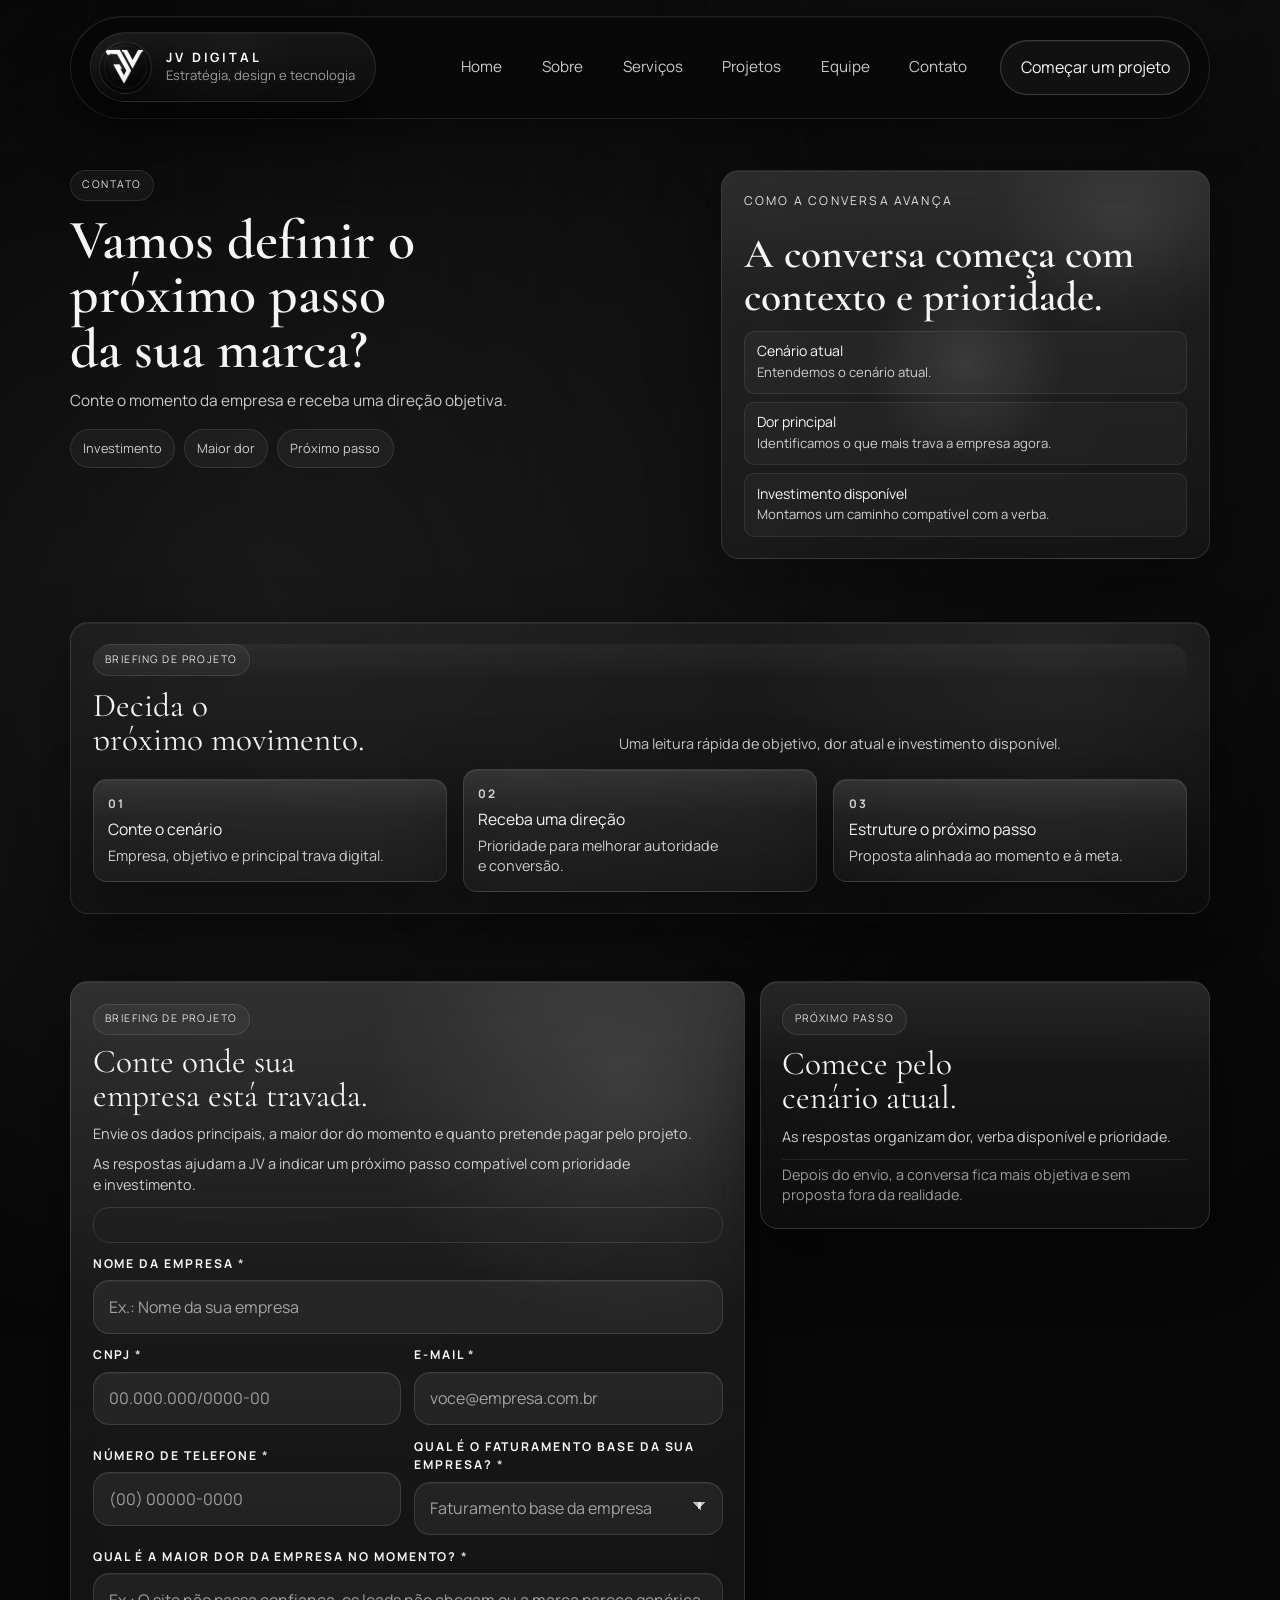
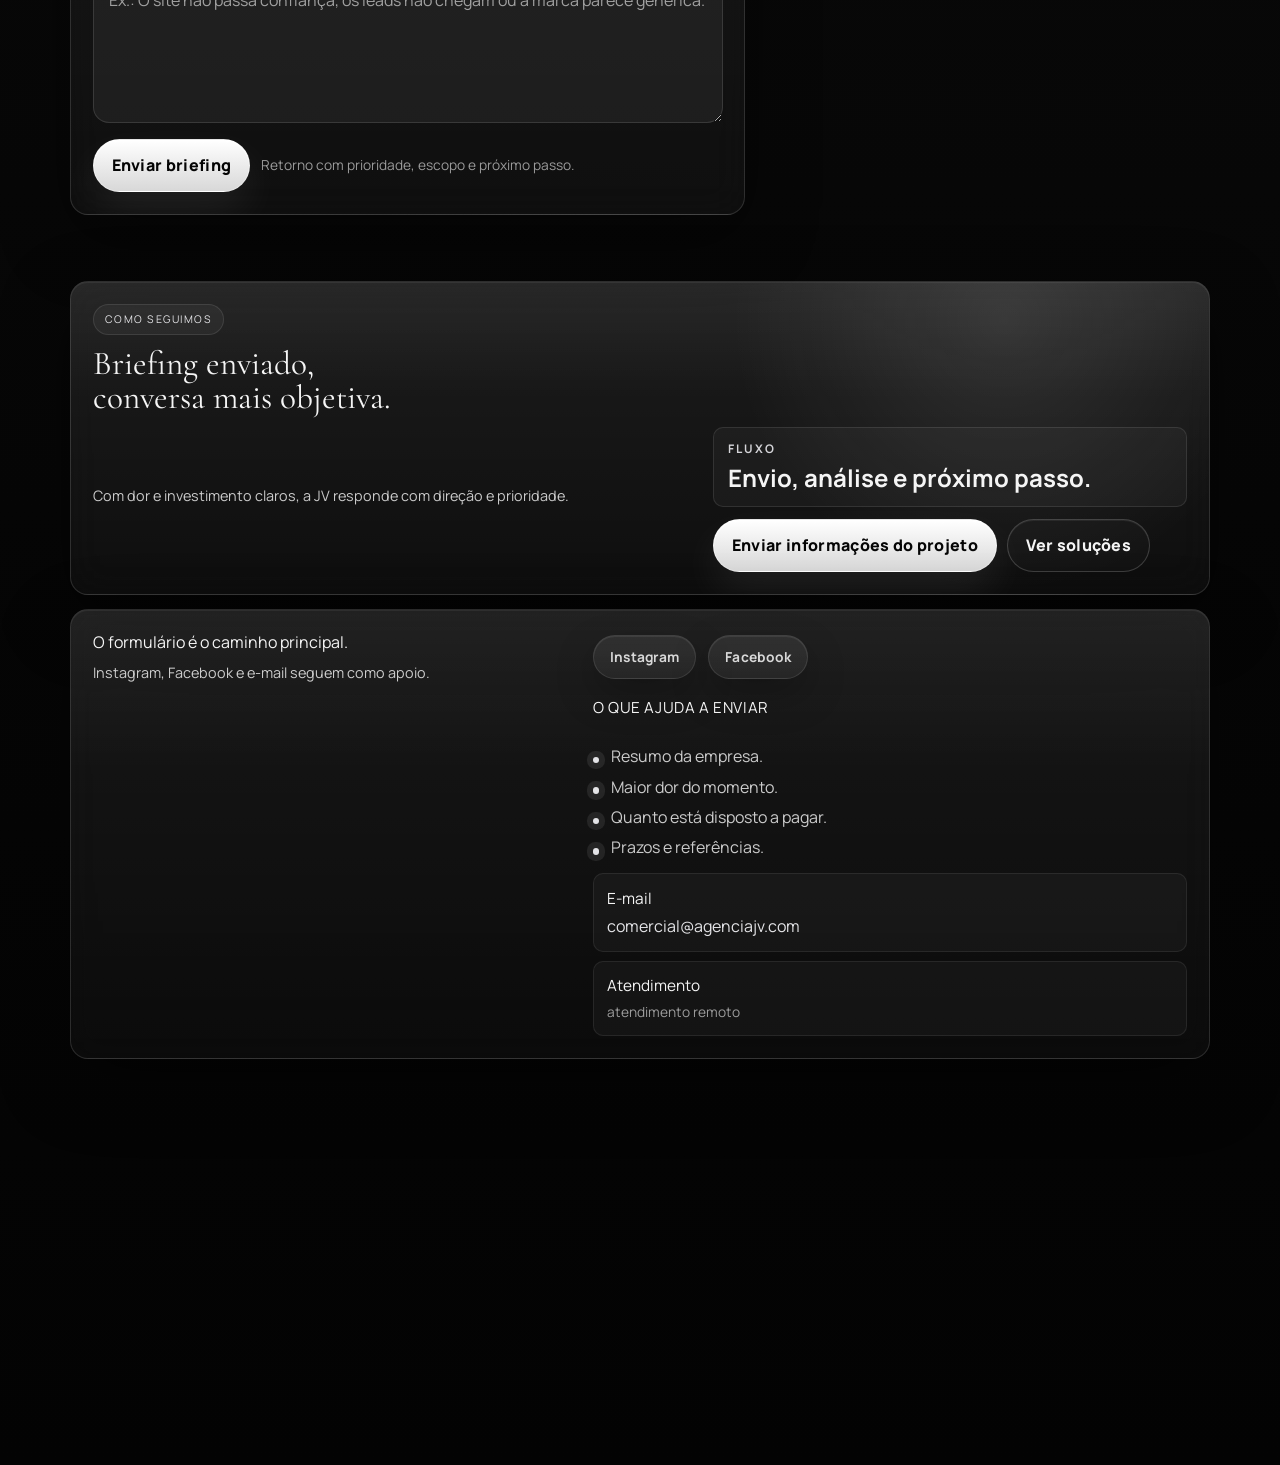
<file: contato.html>
<!DOCTYPE html>
<html lang="pt-BR">
<head>
    <!-- Google Tag Manager -->
    <script>(function(w,d,s,l,i){w[l]=w[l]||[];w[l].push({'gtm.start':
    new Date().getTime(),event:'gtm.js'});var f=d.getElementsByTagName(s)[0],
    j=d.createElement(s),dl=l!='dataLayer'?'&l='+l:'';j.async=true;j.src=
    'https://www.googletagmanager.com/gtm.js?id='+i+dl;f.parentNode.insertBefore(j,f);
    })(window,document,'script','dataLayer','GTM-TL9LX2SZ');</script>
    <!-- End Google Tag Manager -->
    <meta charset="UTF-8">
    <meta name="viewport" content="width=device-width, initial-scale=1.0">
    <title>JV Digital | Vamos conversar sobre o próximo passo da sua marca?</title>
    <meta name="description" content="Conte em que momento sua empresa está e a JV Digital indica o melhor caminho para melhorar presença digital, autoridade e geração de demanda.">
    <meta name="theme-color" content="#090806">
    <link rel="icon" href="./assets/img/favicon.svg" type="image/svg+xml">
    <link rel="preconnect" href="https://fonts.googleapis.com">
    <link rel="preconnect" href="https://fonts.gstatic.com" crossorigin>
    <link href="https://fonts.googleapis.com/css2?family=Cormorant+Garamond:wght@500;600;700&family=Manrope:wght@400;500;600;700;800&display=swap" rel="stylesheet">
    <link rel="preload" href="./assets/img/logo-jv-preloader.svg" as="image" type="image/svg+xml">
    <style>html,body{background:#000;}</style>
    <link rel="stylesheet" href="./assets/css/reset.css">
    <link rel="stylesheet" href="./assets/css/variables.css">
    <link rel="stylesheet" href="./assets/css/global.css">
    <link rel="stylesheet" href="./assets/css/animations.css">
    <link rel="stylesheet" href="./assets/css/components.css">
    <link rel="stylesheet" href="./assets/css/pages.css">
</head>
<body class="page-contact">
    <!-- Google Tag Manager (noscript) -->
    <noscript><iframe src="https://www.googletagmanager.com/ns.html?id=GTM-TL9LX2SZ"
    height="0" width="0" style="display:none;visibility:hidden"></iframe></noscript>
    <!-- End Google Tag Manager (noscript) -->
    <div id="jv-preloader" class="jv-preloader" aria-label="Carregando JV Digital">
        <div class="jv-preloader__scene">
            <div class="jv-preloader__aura" aria-hidden="true"></div>
            <img
                src="./assets/img/logo-jv-preloader.svg"
                alt="Logo JV Digital"
                class="jv-preloader__logo"
                fetchpriority="high"
                decoding="async"
            >
            <span class="jv-preloader__line" aria-hidden="true"></span>
        </div>
    </div>

    <header class="site-header">
        <div class="container">
            <div class="header-inner">
                <a class="brand-badge" href="/index.html" aria-label="JV Digital - página inicial">
                    <span class="brand-badge__media">
                        <img src="./assets/img/logo-jv-preloader.svg" alt="JV Digital" class="brand-badge__logo">
                    </span>
                    <span class="brand-badge__content">
                        <strong class="brand-badge__title">JV Digital</strong>
                        <small class="brand-badge__subtitle">Estratégia, design e tecnologia</small>
                    </span>
                </a>
                <button class="menu-toggle" id="menuToggle" type="button" aria-label="Abrir menu principal" aria-controls="mainNav" aria-expanded="false">
                    <span></span>
                    <span></span>
                    <span></span>
                </button>
                <nav class="main-nav" id="mainNav" aria-label="Principal">
                    <a href="/index.html">Home</a>
                    <a href="/sobre.html">Sobre</a>
                    <a href="/servicos.html">Serviços</a>
                    <a href="/projetos.html">Projetos</a>
                    <a href="/equipe.html">Equipe</a>
                    <a href="/contato.html" aria-current="page">Contato</a>
                </nav>
                <a href="#projeto" class="header-cta" aria-label="Ir para o formulário para começar um projeto com a JV Digital">Começar um projeto</a>
            </div>
        </div>
    </header>

    <main>
        <section class="page-hero">
            <div class="container hero-grid">
                <div class="hero-copy" data-reveal>
                    <span class="section-tag">Contato</span>
                    <h1>Vamos definir o próximo passo da sua marca?</h1>
                    <p class="lead">Conte o momento da empresa e receba uma direção objetiva.</p>
                    <ul class="meta-list">
                        <li>Investimento</li>
                        <li>Maior dor</li>
                        <li>Próximo passo</li>
                    </ul>
                </div>

                <aside class="spotlight-panel hero-panel page-panel" data-reveal data-spotlight>
                    <span class="panel-eyebrow">Como a conversa avança</span>
                    <h2>A conversa começa com contexto e prioridade.</h2>
                    <div class="page-panel__list">
                        <article class="page-panel__item">
                            <strong>Cenário atual</strong>
                            <p>Entendemos o cenário atual.</p>
                        </article>
                        <article class="page-panel__item">
                            <strong>Dor principal</strong>
                            <p>Identificamos o que mais trava a empresa agora.</p>
                        </article>
                        <article class="page-panel__item">
                            <strong>Investimento disponível</strong>
                            <p>Montamos um caminho compatível com a verba.</p>
                        </article>
                    </div>
                </aside>
            </div>
        </section>

        <section class="section section-contact-journey">
            <div class="container">
                <div class="contact-journey">
                    <article class="surface-card surface-card--strong contact-journey__intro" data-reveal data-spotlight>
                        <span class="section-tag">Briefing de projeto</span>
                        <h2>Decida o próximo movimento.</h2>
                        <p>Uma leitura rápida de objetivo, dor atual e investimento disponível.</p>
                    </article>
                    <div class="contact-journey__steps">
                        <article class="surface-card contact-step" data-reveal>
                            <span class="contact-step__index">01</span>
                            <h3>Conte o cenário</h3>
                            <p>Empresa, objetivo e principal trava digital.</p>
                        </article>
                        <article class="surface-card contact-step" data-reveal>
                            <span class="contact-step__index">02</span>
                            <h3>Receba uma direção</h3>
                            <p>Prioridade para melhorar autoridade e conversão.</p>
                        </article>
                        <article class="surface-card contact-step" data-reveal>
                            <span class="contact-step__index">03</span>
                            <h3>Estruture o próximo passo</h3>
                            <p>Proposta alinhada ao momento e à meta.</p>
                        </article>
                    </div>
                </div>
            </div>
        </section>

        <section class="section section-contact-diagnostic" id="projeto" aria-labelledby="projeto-title">
            <div class="container">
                <div class="contact-diagnostic">
                    <article class="surface-card surface-card--strong diagnostic-form-card" data-reveal data-spotlight>
                        <div class="diagnostic-form-card__header">
                            <span class="section-tag">Briefing de projeto</span>
                            <h2 id="projeto-title">Conte onde sua empresa está travada.</h2>
                            <p>Envie os dados principais, a maior dor do momento e quanto pretende pagar pelo projeto.</p>
                            <p class="form-note" id="projeto-form-help">As respostas ajudam a JV a indicar um próximo passo compatível com prioridade e investimento.</p>
                        </div>

                        <div class="form-status" id="projetoStatus" data-form-status aria-live="polite" hidden></div>

                        <form class="diagnostic-form" method="POST" action="/send-projeto.php" autocomplete="on" aria-describedby="projeto-form-help">
                            <div class="form-grid">
                                <div class="form-field form-field--full">
                                    <label class="form-label" for="company_name">Nome da empresa <span aria-hidden="true">*</span></label>
                                    <input
                                        class="form-control"
                                        id="company_name"
                                        name="company_name"
                                        type="text"
                                        maxlength="120"
                                        placeholder="Ex.: Nome da sua empresa"
                                        autocomplete="organization"
                                        required
                                    >
                                </div>

                                <div class="form-field">
                                    <label class="form-label" for="company_cnpj">CNPJ <span aria-hidden="true">*</span></label>
                                    <input
                                        class="form-control"
                                        id="company_cnpj"
                                        name="company_cnpj"
                                        type="text"
                                        inputmode="numeric"
                                        maxlength="18"
                                        placeholder="00.000.000/0000-00"
                                        autocomplete="off"
                                        required
                                    >
                                </div>

                                <div class="form-field">
                                    <label class="form-label" for="company_email">E-mail <span aria-hidden="true">*</span></label>
                                    <input
                                        class="form-control"
                                        id="company_email"
                                        name="company_email"
                                        type="email"
                                        maxlength="160"
                                        placeholder="voce@empresa.com.br"
                                        autocomplete="email"
                                        required
                                    >
                                </div>

                                <div class="form-field">
                                    <label class="form-label" for="company_phone">Número de telefone <span aria-hidden="true">*</span></label>
                                    <input
                                        class="form-control"
                                        id="company_phone"
                                        name="company_phone"
                                        type="tel"
                                        inputmode="tel"
                                        maxlength="20"
                                        placeholder="(00) 00000-0000"
                                        autocomplete="tel"
                                        required
                                    >
                                </div>

                                <div class="form-field">
                                    <label class="form-label" for="investment_budget">Qual é o faturamento base da sua empresa? <span aria-hidden="true">*</span></label>
                                    <select
                                        class="form-control form-control--select"
                                        id="investment_budget"
                                        name="investment_budget"
                                        aria-describedby="projeto-form-help"
                                        required
                                    >
                                        <option value="" selected disabled>Faturamento base da empresa </option>
                                        <option value="2_a_5_mil">De R$ 50 mil a R$ 300 mil</option>
                                        <option value="5_a_10_mil">De R$ 300 mil a R$ 500 mil</option>
                                        <option value="10_a_20_mil">De R$ 500  mil a R$ 1 Mi</option>
                                        <option value="acima_20_mil">Acima de R$ 1 Mi</option>
                                        <option value="a_definir">Prefiro definir depois</option>
                                    </select>
                                </div>

                                <div class="form-field form-field--full">
                                    <label class="form-label" for="current_pain">Qual é a maior dor da empresa no momento? <span aria-hidden="true">*</span></label>
                                    <textarea
                                        class="form-control"
                                        id="current_pain"
                                        name="current_pain"
                                        rows="5"
                                        maxlength="800"
                                        placeholder="Ex.: O site não passa confiança, os leads não chegam ou a marca parece genérica."
                                        aria-describedby="projeto-form-help"
                                        required
                                    ></textarea>
                                </div>

                                <div class="form-honeypot" aria-hidden="true">
                                    <label class="form-label" for="company_site">Website</label>
                                    <input
                                        class="form-control"
                                        id="company_site"
                                        name="company_site"
                                        type="text"
                                        maxlength="120"
                                        tabindex="-1"
                                        autocomplete="off"
                                    >
                                </div>
                            </div>

                            <div class="diagnostic-form__footer">
                                <button class="btn btn-primary" type="submit" data-submit-label="Enviar briefing" data-loading-label="Enviando briefing...">Enviar briefing</button>
                                <span class="diagnostic-form__hint" aria-hidden="true">Retorno com prioridade, escopo e próximo passo.</span>
                            </div>
                        </form>
                    </article>

                    <aside class="surface-card diagnostic-support" data-reveal>
                        <span class="section-tag">Próximo passo</span>
                        <h2>Comece pelo cenário atual.</h2>
                        <p>As respostas organizam dor, verba disponível e prioridade.</p>
                        <p class="small-note diagnostic-support__note">Depois do envio, a conversa fica mais objetiva e sem proposta fora da realidade.</p>
                    </aside>
                </div>
            </div>
        </section>

        <section class="section section-contact-conversion">
            <div class="container">
                <div class="contact-conversion">
                    <article class="surface-card surface-card--strong contact-primary" data-reveal data-spotlight>
                        <span class="section-tag">Como seguimos</span>
                        <h2>Briefing enviado, conversa mais objetiva.</h2>
                        <p>Com dor e investimento claros, a JV responde com direção e prioridade.</p>
                        <div class="contact-primary__channel">
                            <span class="contact-primary__label">Fluxo</span>
                            <span class="contact-primary__number">Envio, análise e próximo passo.</span>
                        </div>
                        <div class="hero-actions">
                            <a href="#projeto" class="btn btn-primary">Enviar informações do projeto</a>
                            <a href="/servicos.html" class="btn btn-secondary">Ver soluções</a>
                        </div>
                    </article>

                    <aside class="surface-card contact-brief" data-reveal>
                        <div class="contact-brief__intro">
                            <strong>O formulário é o caminho principal.</strong>
                            <p>Instagram, Facebook e e-mail seguem como apoio.</p>
                        </div>
                        <div class="social-links social-links--contact" aria-label="Canais de contato e redes sociais da JV Digital">
                            <a class="social-link" href="https://www.instagram.com/agenciajv.com.br/" target="_blank" rel="noopener noreferrer" aria-label="Abrir Instagram da JV Digital">Instagram</a>
                            <a class="social-link" href="https://www.facebook.com/profile.php?id=61589395239649" target="_blank" rel="noopener noreferrer" aria-label="Abrir Facebook da JV Digital">Facebook</a>
                        </div>
                        <strong>O que ajuda a enviar</strong>
                        <ul class="check-list">
                            <li>Resumo da empresa.</li>
                            <li>Maior dor do momento.</li>
                            <li>Quanto está disposto a pagar.</li>
                            <li>Prazos e referências.</li>
                        </ul>
                        <div class="contact-direct">
                            <article class="contact-direct__item">
                                <strong>E-mail</strong>
                                <a href="mailto:comercial@agenciajv.com">comercial@agenciajv.com</a>
                            </article>
                            <article class="contact-direct__item">
                                <strong>Atendimento</strong>
                                <span class="small-note">atendimento remoto</span>
                            </article>
                        </div>
                    </aside>
                </div>
            </div>
        </section>
    </main>

    <footer class="site-footer">
        <div class="container">
            <div class="footer-grid" data-reveal>
                <div class="footer-brand">
                    <img src="./assets/img/logo1.png" alt="JV Digital" class="footer-logo">
                    <p>Sites, estratégia e tecnologia para marcas que precisam vender com mais autoridade.</p>
                    <span class="footer-note">Projetos de posicionamento, sites, landing pages e geração de demanda.</span>
                </div>
                <div class="footer-column">
                    <span class="footer-title">Mapa</span>
                    <a href="/index.html">Home</a>
                    <a href="/sobre.html">Sobre a JV</a>
                    <a href="/servicos.html">Serviços</a>
                    <a href="/projetos.html">Projetos</a>
                    <a href="/equipe.html">Equipe</a>
                </div>
                <div class="footer-column">
                    <span class="footer-title">Contato</span>
                    <a href="mailto:comercial@agenciajv.com">comercial@agenciajv.com</a>
                    <a href="/contato.html#projeto">Começar um projeto</a>
                    <div class="social-links social-links--footer" aria-label="Redes sociais da JV Digital">
                        <a class="social-link" href="https://www.instagram.com/agenciajv.com.br/" target="_blank" rel="noopener noreferrer" aria-label="Abrir Instagram da JV Digital">Instagram</a>
                        <a class="social-link" href="https://www.facebook.com/profile.php?id=61589395239649" target="_blank" rel="noopener noreferrer" aria-label="Abrir Facebook da JV Digital">Facebook</a>
                    </div>
                    <span class="footer-meta">atendimento remoto</span>
                </div>
            </div>
        </div>
    </footer>

    <script src="./assets/js/main.js?v=20260602b"></script>
    <script src="./assets/js/menu.js"></script>
    <script src="./assets/js/animations.js"></script>
    <script src="./assets/js/scroll-effects.js"></script>
</body>
</html>
</file>
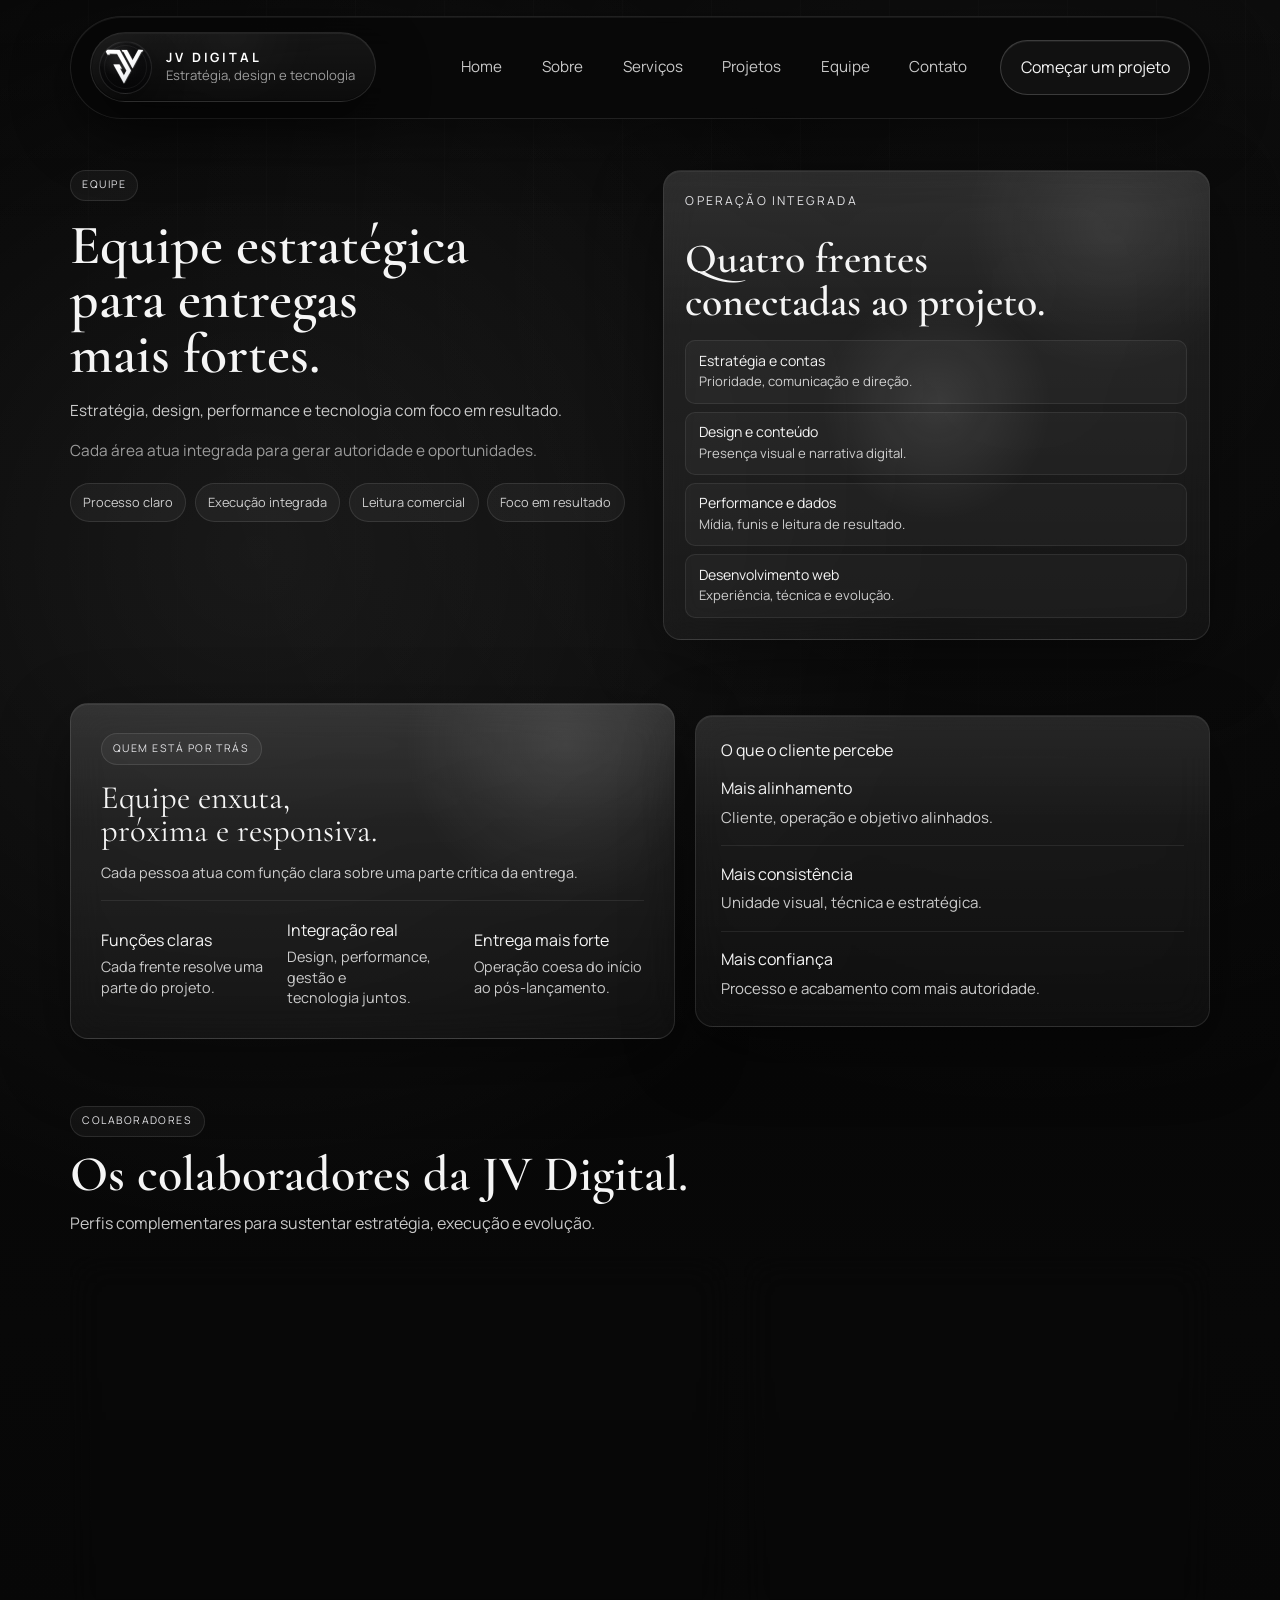
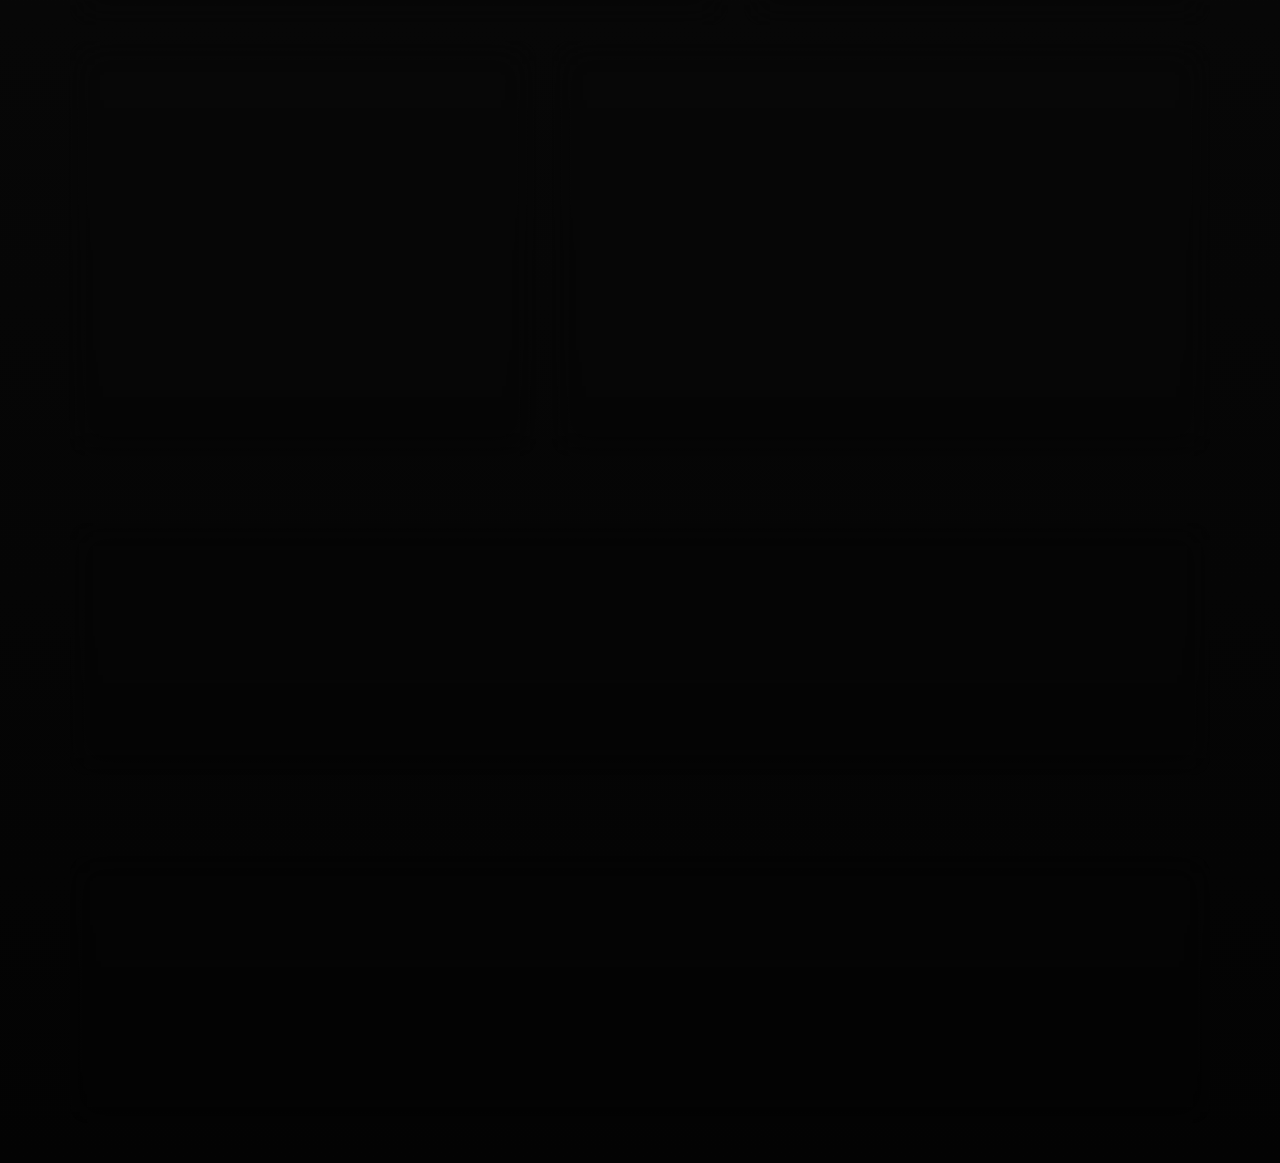
<file: equipe.html>
<!DOCTYPE html>
<html lang="pt-BR">
<head>
    <!-- Google Tag Manager -->
    <script>(function(w,d,s,l,i){w[l]=w[l]||[];w[l].push({'gtm.start':
    new Date().getTime(),event:'gtm.js'});var f=d.getElementsByTagName(s)[0],
    j=d.createElement(s),dl=l!='dataLayer'?'&l='+l:'';j.async=true;j.src=
    'https://www.googletagmanager.com/gtm.js?id='+i+dl;f.parentNode.insertBefore(j,f);
    })(window,document,'script','dataLayer','GTM-TL9LX2SZ');</script>
    <!-- End Google Tag Manager -->
    <meta charset="UTF-8">
    <meta name="viewport" content="width=device-width, initial-scale=1.0">
    <title>JV Digital | Pessoas estratégicas por trás de entregas mais fortes</title>
    <meta name="description" content="A JV Digital une estratégia, design, performance e tecnologia para conduzir projetos digitais com clareza, processo e foco em resultado.">
    <meta name="theme-color" content="#090806">
    <link rel="icon" href="./assets/img/favicon.svg" type="image/svg+xml">
    <link rel="preconnect" href="https://fonts.googleapis.com">
    <link rel="preconnect" href="https://fonts.gstatic.com" crossorigin>
    <link href="https://fonts.googleapis.com/css2?family=Cormorant+Garamond:wght@500;600;700&family=Manrope:wght@400;500;600;700;800&display=swap" rel="stylesheet">
    <link rel="preload" href="./assets/img/logo-jv-preloader.svg" as="image" type="image/svg+xml">
    <style>html,body{background:#000;}</style>
    <link rel="stylesheet" href="./assets/css/reset.css">
    <link rel="stylesheet" href="./assets/css/variables.css">
    <link rel="stylesheet" href="./assets/css/global.css">
    <link rel="stylesheet" href="./assets/css/animations.css">
    <link rel="stylesheet" href="./assets/css/components.css">
    <link rel="stylesheet" href="./assets/css/pages.css">
</head>
<body class="page-team">
    <!-- Google Tag Manager (noscript) -->
    <noscript><iframe src="https://www.googletagmanager.com/ns.html?id=GTM-TL9LX2SZ"
    height="0" width="0" style="display:none;visibility:hidden"></iframe></noscript>
    <!-- End Google Tag Manager (noscript) -->
    <div id="jv-preloader" class="jv-preloader" aria-label="Carregando JV Digital">
        <div class="jv-preloader__scene">
            <div class="jv-preloader__aura" aria-hidden="true"></div>
            <img
                src="./assets/img/logo-jv-preloader.svg"
                alt="Logo JV Digital"
                class="jv-preloader__logo"
                fetchpriority="high"
                decoding="async"
            >
            <span class="jv-preloader__line" aria-hidden="true"></span>
        </div>
    </div>

    <header class="site-header">
        <div class="container">
            <div class="header-inner">
                <a class="brand-badge" href="/index.html" aria-label="JV Digital - página inicial">
                    <span class="brand-badge__media">
                        <img src="./assets/img/logo-jv-preloader.svg" alt="JV Digital" class="brand-badge__logo">
                    </span>
                    <span class="brand-badge__content">
                        <strong class="brand-badge__title">JV Digital</strong>
                        <small class="brand-badge__subtitle">Estratégia, design e tecnologia</small>
                    </span>
                </a>
                <button class="menu-toggle" id="menuToggle" type="button" aria-label="Abrir menu principal" aria-controls="mainNav" aria-expanded="false">
                    <span></span>
                    <span></span>
                    <span></span>
                </button>
                <nav class="main-nav" id="mainNav" aria-label="Principal">
                    <a href="/index.html">Home</a>
                    <a href="/sobre.html">Sobre</a>
                    <a href="/servicos.html">Serviços</a>
                    <a href="/projetos.html">Projetos</a>
                    <a href="/equipe.html" aria-current="page">Equipe</a>
                    <a href="/contato.html">Contato</a>
                </nav>
                <a href="/contato.html#projeto" class="header-cta" aria-label="Ir para o formulário para começar um projeto com a JV Digital">Começar um projeto</a>
            </div>
        </div>
    </header>

    <main>
        <section class="page-hero">
            <div class="container hero-grid">
                <div class="hero-copy" data-reveal>
                    <span class="section-tag">Equipe</span>
                    <h1>Equipe estratégica para entregas mais fortes.</h1>
                    <p class="lead">Estratégia, design, performance e tecnologia com foco em resultado.</p>
                    <p class="hero-support">Cada área atua integrada para gerar autoridade e oportunidades.</p>
                    <ul class="meta-list">
                        <li>Processo claro</li>
                        <li>Execução integrada</li>
                        <li>Leitura comercial</li>
                        <li>Foco em resultado</li>
                    </ul>
                </div>

                <aside class="spotlight-panel hero-panel page-panel team-hero-panel" data-reveal data-spotlight>
                    <span class="panel-eyebrow">Operação integrada</span>
                    <h2>Quatro frentes conectadas ao projeto.</h2>
                    <div class="page-panel__list">
                        <article class="page-panel__item">
                            <strong>Estratégia e contas</strong>
                            <p>Prioridade, comunicação e direção.</p>
                        </article>
                        <article class="page-panel__item">
                            <strong>Design e conteúdo</strong>
                            <p>Presença visual e narrativa digital.</p>
                        </article>
                        <article class="page-panel__item">
                            <strong>Performance e dados</strong>
                            <p>Mídia, funis e leitura de resultado.</p>
                        </article>
                        <article class="page-panel__item">
                            <strong>Desenvolvimento web</strong>
                            <p>Experiência, técnica e evolução.</p>
                        </article>
                    </div>
                </aside>
            </div>
        </section>

        <section class="section section-team-overview" aria-labelledby="team-overview-title">
            <div class="container">
                <div class="team-overview">
                    <article class="surface-card surface-card--strong team-intro" data-reveal data-spotlight>
                        <span class="section-tag">Quem está por trás</span>
                        <h2 id="team-overview-title">Equipe enxuta, próxima e responsiva.</h2>
                        <p>Cada pessoa atua com função clara sobre uma parte crítica da entrega.</p>
                        <div class="team-intro__points">
                            <article>
                                <strong>Funções claras</strong>
                                <p>Cada frente resolve uma parte do projeto.</p>
                            </article>
                            <article>
                                <strong>Integração real</strong>
                                <p>Design, performance, gestão e tecnologia juntos.</p>
                            </article>
                            <article>
                                <strong>Entrega mais forte</strong>
                                <p>Operação coesa do início ao pós-lançamento.</p>
                            </article>
                        </div>
                    </article>

                    <aside class="surface-card team-proof" data-reveal>
                        <strong>O que o cliente percebe</strong>
                        <ul class="team-proof__list">
                            <li class="team-proof__item">
                                <strong>Mais alinhamento</strong>
                                <p>Cliente, operação e objetivo alinhados.</p>
                            </li>
                            <li class="team-proof__item">
                                <strong>Mais consistência</strong>
                                <p>Unidade visual, técnica e estratégica.</p>
                            </li>
                            <li class="team-proof__item">
                                <strong>Mais confiança</strong>
                                <p>Processo e acabamento com mais autoridade.</p>
                            </li>
                        </ul>
                    </aside>
                </div>
            </div>
        </section>

        <section class="section section-team-members" aria-labelledby="team-members-title">
            <div class="container">
                <div class="section-heading team-heading" data-reveal>
                    <span class="section-tag">Colaboradores</span>
                    <h2 id="team-members-title">Os colaboradores da JV Digital.</h2>
                    <p>Perfis complementares para sustentar estratégia, execução e evolução.</p>
                </div>
                <div class="team-grid">
                    <article class="surface-card surface-card--strong team-card team-card--lead" data-reveal aria-labelledby="team-member-gabriel">
                        <div class="team-card__top">
                            <div class="team-card__identity">
                                <div class="team-card__avatar" aria-hidden="true">GA</div>
                                <div class="team-card__heading">
                                    <p class="team-card__role">Designer, vídeo e social media</p>
                                    <h3 class="team-card__name" id="team-member-gabriel">Gabriel Araújo</h3>
                                </div>
                            </div>
                            <span class="team-card__index" aria-hidden="true">01</span>
                        </div>
                        <p class="team-card__description">Cria conteúdos visuais, vídeos e identidades digitais para redes.</p>
                        <ul class="team-card__tags" aria-label="Especialidades de Gabriel Araújo">
                            <li>Design digital</li>
                            <li>Social media</li>
                            <li>Edição de vídeo</li>
                            <li>Identidade visual</li>
                            <li>Conteúdo estratégico</li>
                        </ul>
                        <div class="team-card__actions">
                            <details class="team-card__details">
                                <summary>Ver especialidades</summary>
                                <div class="team-card__details-body">
                                    <ul class="team-card__details-list">
                                        <li>Cria conteúdo visual para redes e campanhas.</li>
                                        <li>Edita vídeos para diferentes formatos.</li>
                                        <li>Desenvolve identidades digitais consistentes.</li>
                                    </ul>
                                </div>
                            </details>
                            <a class="team-card__link" href="https://www.behance.net/GabrielAraujoLopes" target="_blank" rel="noopener noreferrer" aria-label="Ver portfólio de Gabriel Araújo no Behance, abre em nova aba">Ver portfólio</a>
                        </div>
                    </article>

                    <article class="surface-card team-card team-card--performance" data-reveal aria-labelledby="team-member-willian">
                        <div class="team-card__top">
                            <div class="team-card__identity">
                                <div class="team-card__avatar" aria-hidden="true">WB</div>
                                <div class="team-card__heading">
                                    <p class="team-card__role">Performance, dados e automação</p>
                                    <h3 class="team-card__name" id="team-member-willian">Willian Briski</h3>
                                </div>
                            </div>
                            <span class="team-card__index" aria-hidden="true">02</span>
                        </div>
                        <p class="team-card__description">Estrutura campanhas, funis e mensuração para crescer com dados.</p>
                        <ul class="team-card__tags" aria-label="Especialidades de Willian Briski">
                            <li>Google Ads</li>
                            <li>Meta Ads</li>
                            <li>Funis de venda</li>
                            <li>GA4</li>
                            <li>GTM</li>
                            <li>Automação</li>
                        </ul>
                        <div class="team-card__actions">
                            <details class="team-card__details">
                                <summary>Conhecer atuação</summary>
                                <div class="team-card__details-body">
                                    <ul class="team-card__details-list">
                                        <li>Opera Google Ads e Meta Ads com foco em ROI.</li>
                                        <li>Estrutura funis com GTM e GA4.</li>
                                        <li>Integra campanhas, automações e sistemas.</li>
                                    </ul>
                                </div>
                            </details>
                        </div>
                    </article>

                    <article class="surface-card team-card team-card--operations" data-reveal aria-labelledby="team-member-jonatan">
                        <div class="team-card__top">
                            <div class="team-card__identity">
                                <div class="team-card__avatar" aria-hidden="true">JS</div>
                                <div class="team-card__heading">
                                    <p class="team-card__role">Estratégia, contas e gestão de projetos</p>
                                    <h3 class="team-card__name" id="team-member-jonatan">Jonatan Dos Santos</h3>
                                </div>
                            </div>
                            <span class="team-card__index" aria-hidden="true">03</span>
                        </div>
                        <p class="team-card__description">Conecta cliente, operação e estratégia com objetivos de negócio.</p>
                        <ul class="team-card__tags" aria-label="Especialidades de Jonatan Dos Santos">
                            <li>Account Manager</li>
                            <li>Planejamento</li>
                            <li>Estratégia</li>
                            <li>Gestão de projetos</li>
                            <li>Métricas</li>
                            <li>Relacionamento</li>
                        </ul>
                        <div class="team-card__actions">
                            <details class="team-card__details">
                                <summary>Ver especialidades</summary>
                                <div class="team-card__details-body">
                                    <ul class="team-card__details-list">
                                        <li>Alinha cliente, operação e objetivos.</li>
                                        <li>Conduz processos e acompanhamento de entregas.</li>
                                        <li>Acompanha métricas, campanhas e retenção.</li>
                                    </ul>
                                </div>
                            </details>
                        </div>
                    </article>

                    <article class="surface-card surface-card--strong team-card team-card--builder" data-reveal aria-labelledby="team-member-maicon">
                        <div class="team-card__top">
                            <div class="team-card__identity">
                                <div class="team-card__avatar" aria-hidden="true">MD</div>
                                <div class="team-card__heading">
                                    <p class="team-card__role">Desenvolvimento web e sistemas</p>
                                    <h3 class="team-card__name" id="team-member-maicon">Maicon Dolglas</h3>
                                </div>
                            </div>
                            <span class="team-card__index" aria-hidden="true">04</span>
                        </div>
                        <p class="team-card__description">Desenvolve interfaces, sistemas e soluções web responsivas.</p>
                        <ul class="team-card__tags" aria-label="Especialidades de Maicon Dolglas">
                            <li>HTML</li>
                            <li>CSS</li>
                            <li>JavaScript</li>
                            <li>Python</li>
                            <li>Flask</li>
                            <li>PostgreSQL</li>
                        </ul>
                        <div class="team-card__actions">
                            <details class="team-card__details">
                                <summary>Conhecer atuação</summary>
                                <div class="team-card__details-body">
                                    <ul class="team-card__details-list">
                                        <li>Desenvolve interfaces e sistemas web.</li>
                                        <li>Conecta front-end e back-end com segurança.</li>
                                        <li>Constrói soluções com foco em uso real.</li>
                                    </ul>
                                </div>
                            </details>
                            <a class="team-card__link" href="https://maicon-oliveira-dev.github.io/MD_DEV/" target="_blank" rel="noopener noreferrer" aria-label="Ver portfólio de Maicon Dolglas, abre em nova aba">Ver portfólio</a>
                        </div>
                    </article>
                </div>
            </div>
        </section>

        <section class="section">
            <div class="container">
                <div class="cta-panel cta-panel--page" data-reveal data-spotlight>
                    <div class="cta-panel__content">
                        <span class="section-tag">Parceria</span>
                        <h2>Quer conduzir o próximo projeto com a JV?</h2>
                        <p>Relacionamento, criação, performance e tecnologia na mesma direção.</p>
                    </div>
                    <div class="cta-panel__conversion">
                        <a href="/contato.html#projeto" class="btn btn-primary" aria-label="Ir para o formulário de projeto da JV Digital">Falar sobre um projeto</a>
                        <p class="small-note">Conversa inicial para entender demanda e formato de parceria.</p>
                    </div>
                </div>
            </div>
        </section>
    </main>

    <footer class="site-footer">
        <div class="container">
            <div class="footer-grid" data-reveal>
                <div class="footer-brand">
                    <img src="./assets/img/logo1.png" alt="JV Digital" class="footer-logo">
                    <p>Sites, estratégia e tecnologia para marcas que precisam vender com mais clareza e autoridade.</p>
                    <span class="footer-note">Projetos de posicionamento, sites, landing pages e geração de demanda.</span>
                </div>
                <div class="footer-column">
                    <span class="footer-title">Mapa</span>
                    <a href="/index.html">Home</a>
                    <a href="/sobre.html">Sobre a JV</a>
                    <a href="/servicos.html">Serviços</a>
                    <a href="/projetos.html">Projetos</a>
                </div>
                <div class="footer-column">
                    <span class="footer-title">Contato</span>
                    <a href="mailto:comercial@agenciajv.com">comercial@agenciajv.com</a>
                    <a href="/contato.html#projeto">Começar um projeto</a>
                    <div class="social-links social-links--footer" aria-label="Redes sociais da JV Digital">
                        <a class="social-link" href="https://www.instagram.com/agenciajv.com.br/" target="_blank" rel="noopener noreferrer" aria-label="Abrir Instagram da JV Digital">Instagram</a>
                        <a class="social-link" href="https://www.facebook.com/profile.php?id=61589395239649" target="_blank" rel="noopener noreferrer" aria-label="Abrir Facebook da JV Digital">Facebook</a>
                    </div>
                    <span class="footer-meta">atendimento remoto</span>
                </div>
            </div>
        </div>
    </footer>

    <script src="./assets/js/main.js?v=20260602b"></script>
    <script src="./assets/js/menu.js"></script>
    <script src="./assets/js/animations.js"></script>
    <script src="./assets/js/scroll-effects.js"></script>
</body>
</html>
</file>
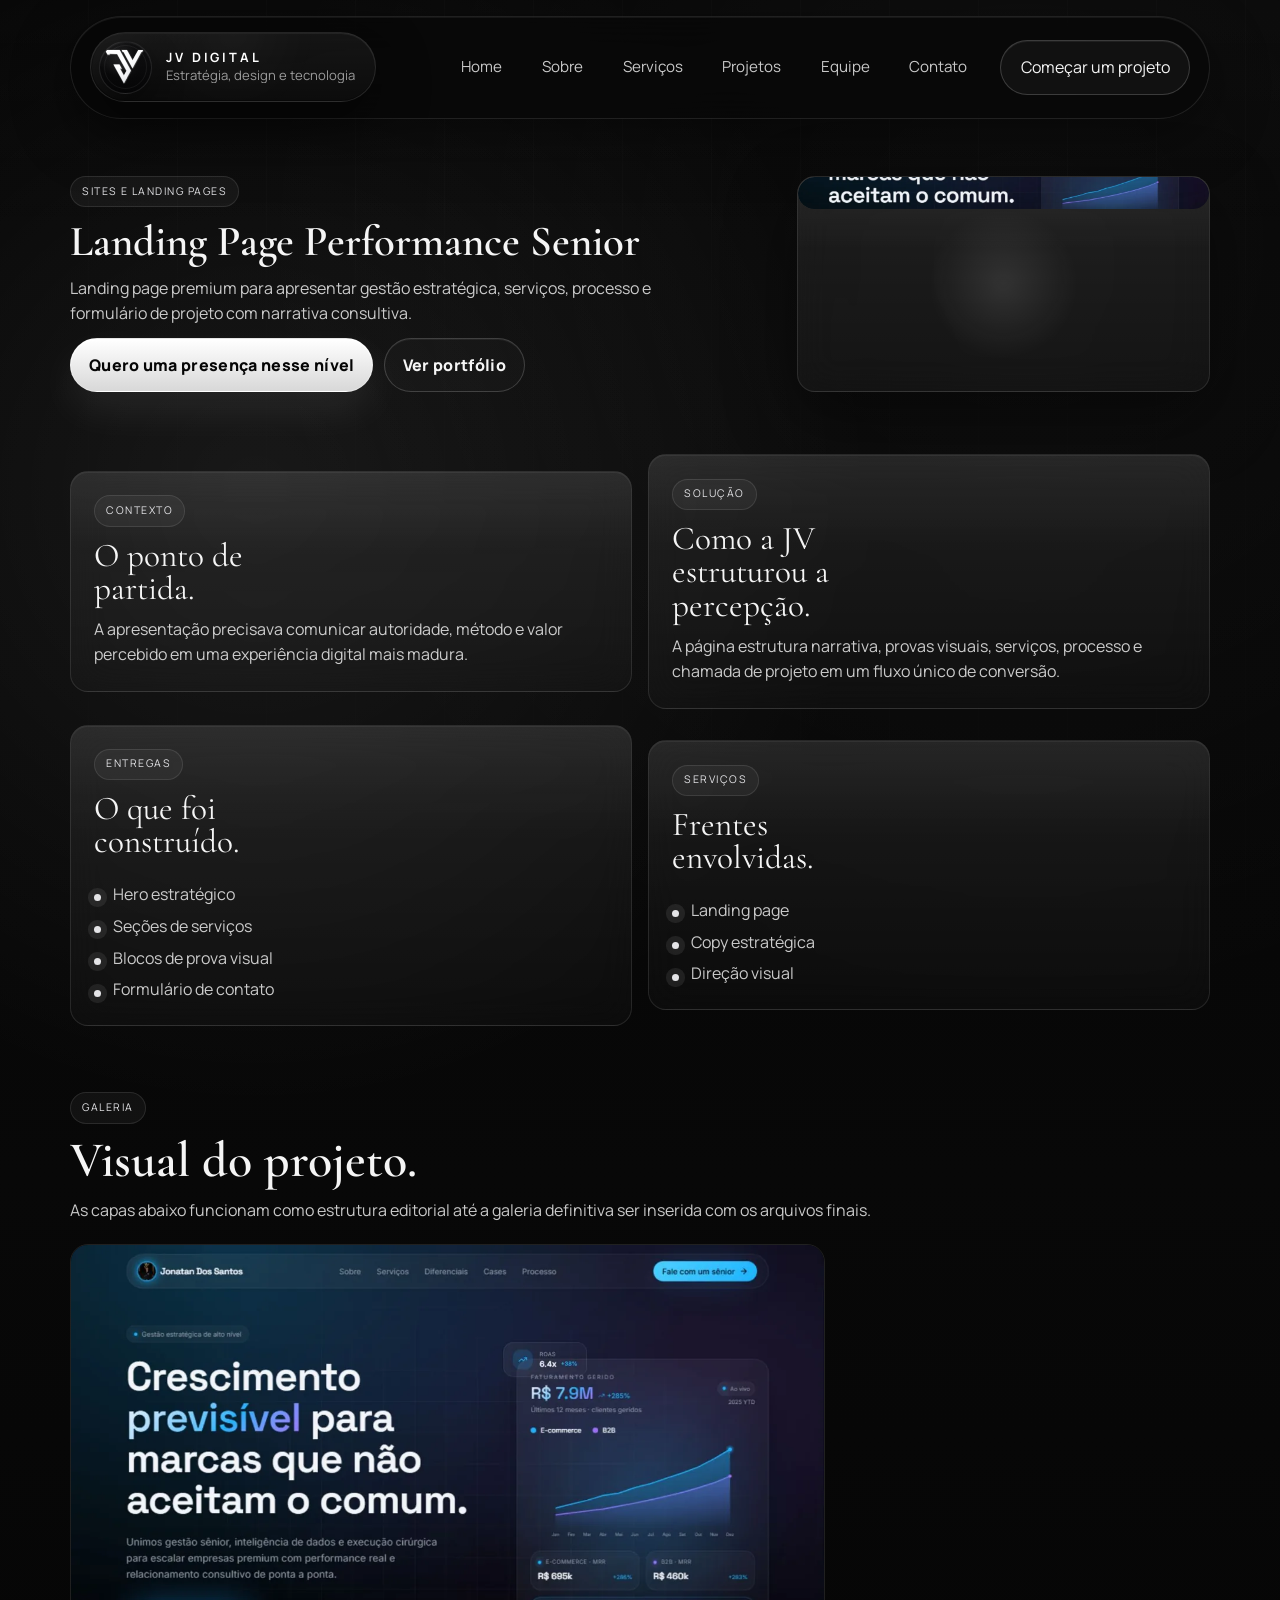
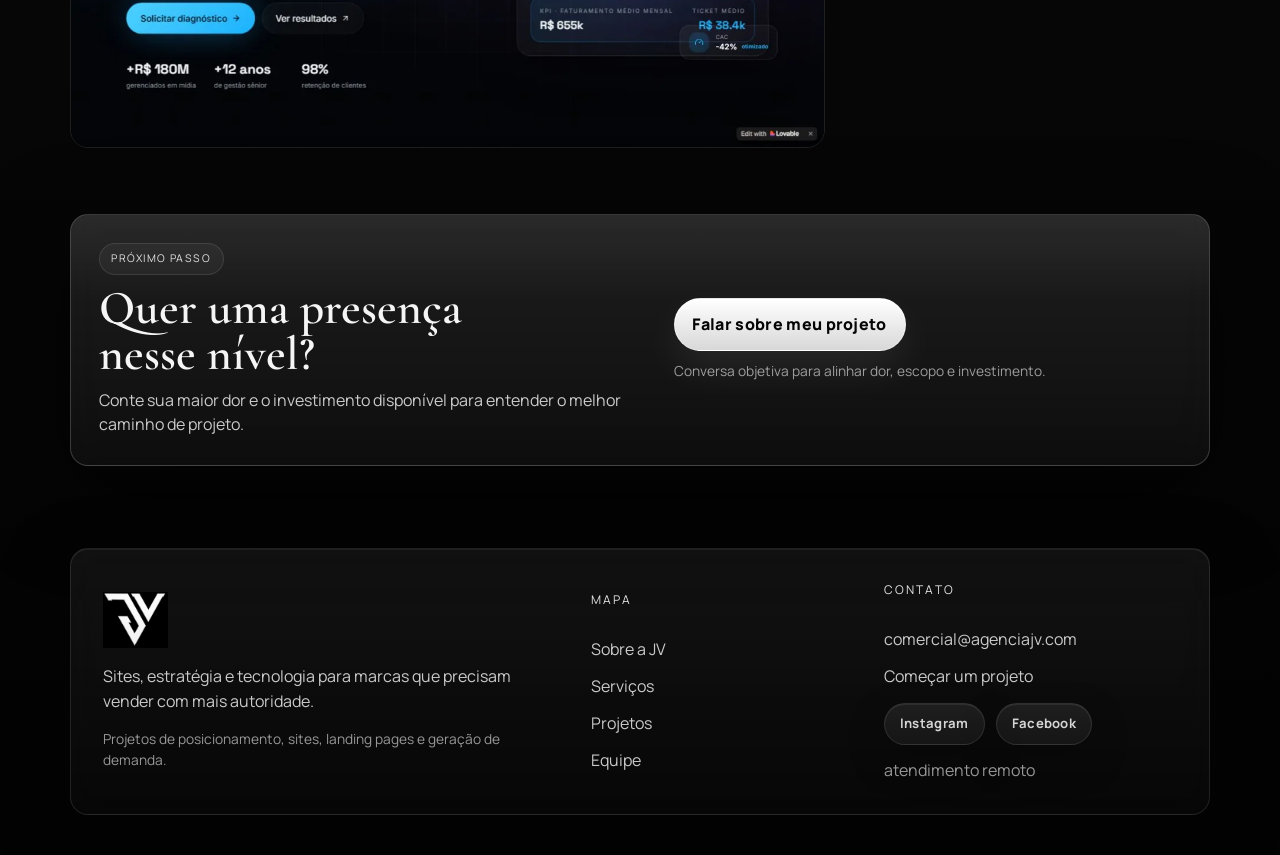
<file: projeto.html>
<!DOCTYPE html>
<html lang="pt-BR">
<head>
    <!-- Google Tag Manager -->
    <script>(function(w,d,s,l,i){w[l]=w[l]||[];w[l].push({'gtm.start':
    new Date().getTime(),event:'gtm.js'});var f=d.getElementsByTagName(s)[0],
    j=d.createElement(s),dl=l!='dataLayer'?'&l='+l:'';j.async=true;j.src=
    'https://www.googletagmanager.com/gtm.js?id='+i+dl;f.parentNode.insertBefore(j,f);
    })(window,document,'script','dataLayer','GTM-TL9LX2SZ');</script>
    <!-- End Google Tag Manager -->
    <meta charset="UTF-8">
    <meta name="viewport" content="width=device-width, initial-scale=1.0">
    <title>Projeto JV Digital | Case visual e presença digital</title>
    <meta name="description" content="Case visual da JV Digital com contexto, solução, entregas e galeria de projeto para presença digital, social media e direção visual.">
    <meta name="theme-color" content="#090806">
    <link rel="icon" href="./assets/img/favicon.svg" type="image/svg+xml">
    <link rel="preconnect" href="https://fonts.googleapis.com">
    <link rel="preconnect" href="https://fonts.gstatic.com" crossorigin>
    <link href="https://fonts.googleapis.com/css2?family=Cormorant+Garamond:wght@500;600;700&family=Manrope:wght@400;500;600;700;800&display=swap" rel="stylesheet">
    <link rel="preload" href="./assets/img/logo-jv-preloader.svg" as="image" type="image/svg+xml">
    <style>html,body{background:#000;}</style>
    <link rel="stylesheet" href="./assets/css/reset.css">
    <link rel="stylesheet" href="./assets/css/variables.css">
    <link rel="stylesheet" href="./assets/css/global.css">
    <link rel="stylesheet" href="./assets/css/animations.css">
    <link rel="stylesheet" href="./assets/css/components.css">
    <link rel="stylesheet" href="./assets/css/pages.css">
</head>
<body class="page-project-case">
    <!-- Google Tag Manager (noscript) -->
    <noscript><iframe src="https://www.googletagmanager.com/ns.html?id=GTM-TL9LX2SZ"
    height="0" width="0" style="display:none;visibility:hidden"></iframe></noscript>
    <!-- End Google Tag Manager (noscript) -->
    <div id="jv-preloader" class="jv-preloader" aria-label="Carregando JV Digital">
        <div class="jv-preloader__scene">
            <div class="jv-preloader__aura" aria-hidden="true"></div>
            <img
                src="./assets/img/logo-jv-preloader.svg"
                alt="Logo JV Digital"
                class="jv-preloader__logo"
                fetchpriority="high"
                decoding="async"
            >
            <span class="jv-preloader__line" aria-hidden="true"></span>
        </div>
    </div>

    <header class="site-header">
        <div class="container">
            <div class="header-inner">
                <a class="brand-badge" href="/index.html" aria-label="JV Digital - página inicial">
                    <span class="brand-badge__media">
                        <img src="./assets/img/logo-jv-preloader.svg" alt="JV Digital" class="brand-badge__logo">
                    </span>
                    <span class="brand-badge__content">
                        <strong class="brand-badge__title">JV Digital</strong>
                        <small class="brand-badge__subtitle">Estratégia, design e tecnologia</small>
                    </span>
                </a>
                <button class="menu-toggle" id="menuToggle" type="button" aria-label="Abrir menu principal" aria-controls="mainNav" aria-expanded="false">
                    <span></span>
                    <span></span>
                    <span></span>
                </button>
                <nav class="main-nav" id="mainNav" aria-label="Principal">
                    <a href="/index.html">Home</a>
                    <a href="/sobre.html">Sobre</a>
                    <a href="/servicos.html">Serviços</a>
                    <a href="/projetos.html" aria-current="page">Projetos</a>
                    <a href="/equipe.html">Equipe</a>
                    <a href="/contato.html">Contato</a>
                </nav>
                <a href="/contato.html#projeto" class="header-cta" aria-label="Ir para o formulário para começar um projeto com a JV Digital">Começar um projeto</a>
            </div>
        </div>
    </header>

    <main data-project-detail>
        <section class="page-hero">
            <div class="container">
                <div class="section-heading">
                    <span class="section-tag">Projeto</span>
                    <h1>Carregando projeto.</h1>
                    <p>A estrutura do case será exibida em instantes.</p>
                </div>
            </div>
        </section>
        <noscript>
            <section class="section">
                <div class="container">
                    <p class="small-note">Ative o JavaScript para visualizar este case.</p>
                </div>
            </section>
        </noscript>
    </main>

    <footer class="site-footer">
        <div class="container">
            <div class="footer-grid" data-reveal>
                <div class="footer-brand">
                    <img src="./assets/img/logo1.png" alt="JV Digital" class="footer-logo">
                    <p>Sites, estratégia e tecnologia para marcas que precisam vender com mais autoridade.</p>
                    <span class="footer-note">Projetos de posicionamento, sites, landing pages e geração de demanda.</span>
                </div>
                <div class="footer-column">
                    <span class="footer-title">Mapa</span>
                    <a href="/sobre.html">Sobre a JV</a>
                    <a href="/servicos.html">Serviços</a>
                    <a href="/projetos.html">Projetos</a>
                    <a href="/equipe.html">Equipe</a>
                </div>
                <div class="footer-column">
                    <span class="footer-title">Contato</span>
                    <a href="mailto:comercial@agenciajv.com">comercial@agenciajv.com</a>
                    <a href="/contato.html#projeto">Começar um projeto</a>
                    <div class="social-links social-links--footer" aria-label="Redes sociais da JV Digital">
                        <a class="social-link" href="https://www.instagram.com/agenciajv.com.br/" target="_blank" rel="noopener noreferrer" aria-label="Abrir Instagram da JV Digital">Instagram</a>
                        <a class="social-link" href="https://www.facebook.com/profile.php?id=61589395239649" target="_blank" rel="noopener noreferrer" aria-label="Abrir Facebook da JV Digital">Facebook</a>
                    </div>
                    <span class="footer-meta">atendimento remoto</span>
                </div>
            </div>
        </div>
    </footer>

    <script src="./assets/js/projects-data.js?v=20260524b"></script>
    <script src="./assets/js/projects.js?v=20260524b"></script>
    <script src="./assets/js/main.js?v=20260602b"></script>
    <script src="./assets/js/menu.js"></script>
    <script src="./assets/js/animations.js"></script>
    <script src="./assets/js/scroll-effects.js"></script>
</body>
</html>
</file>
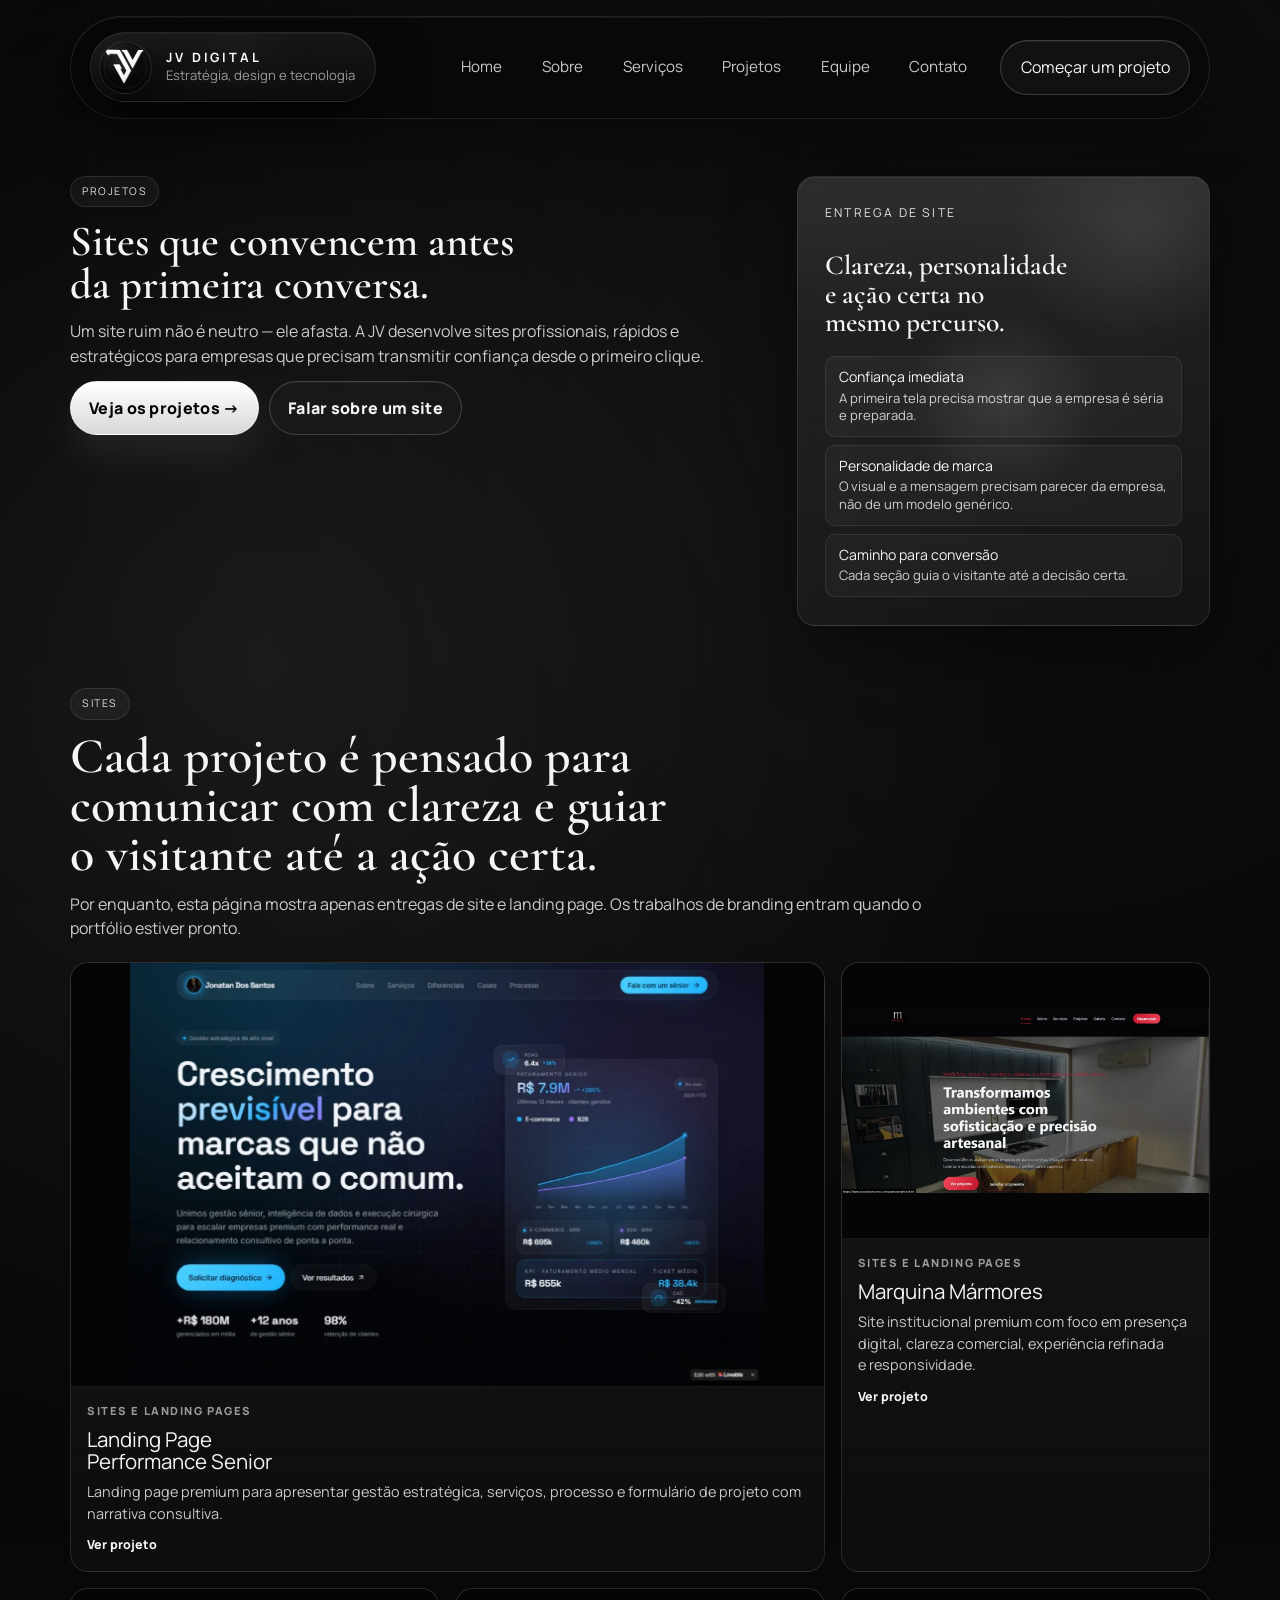
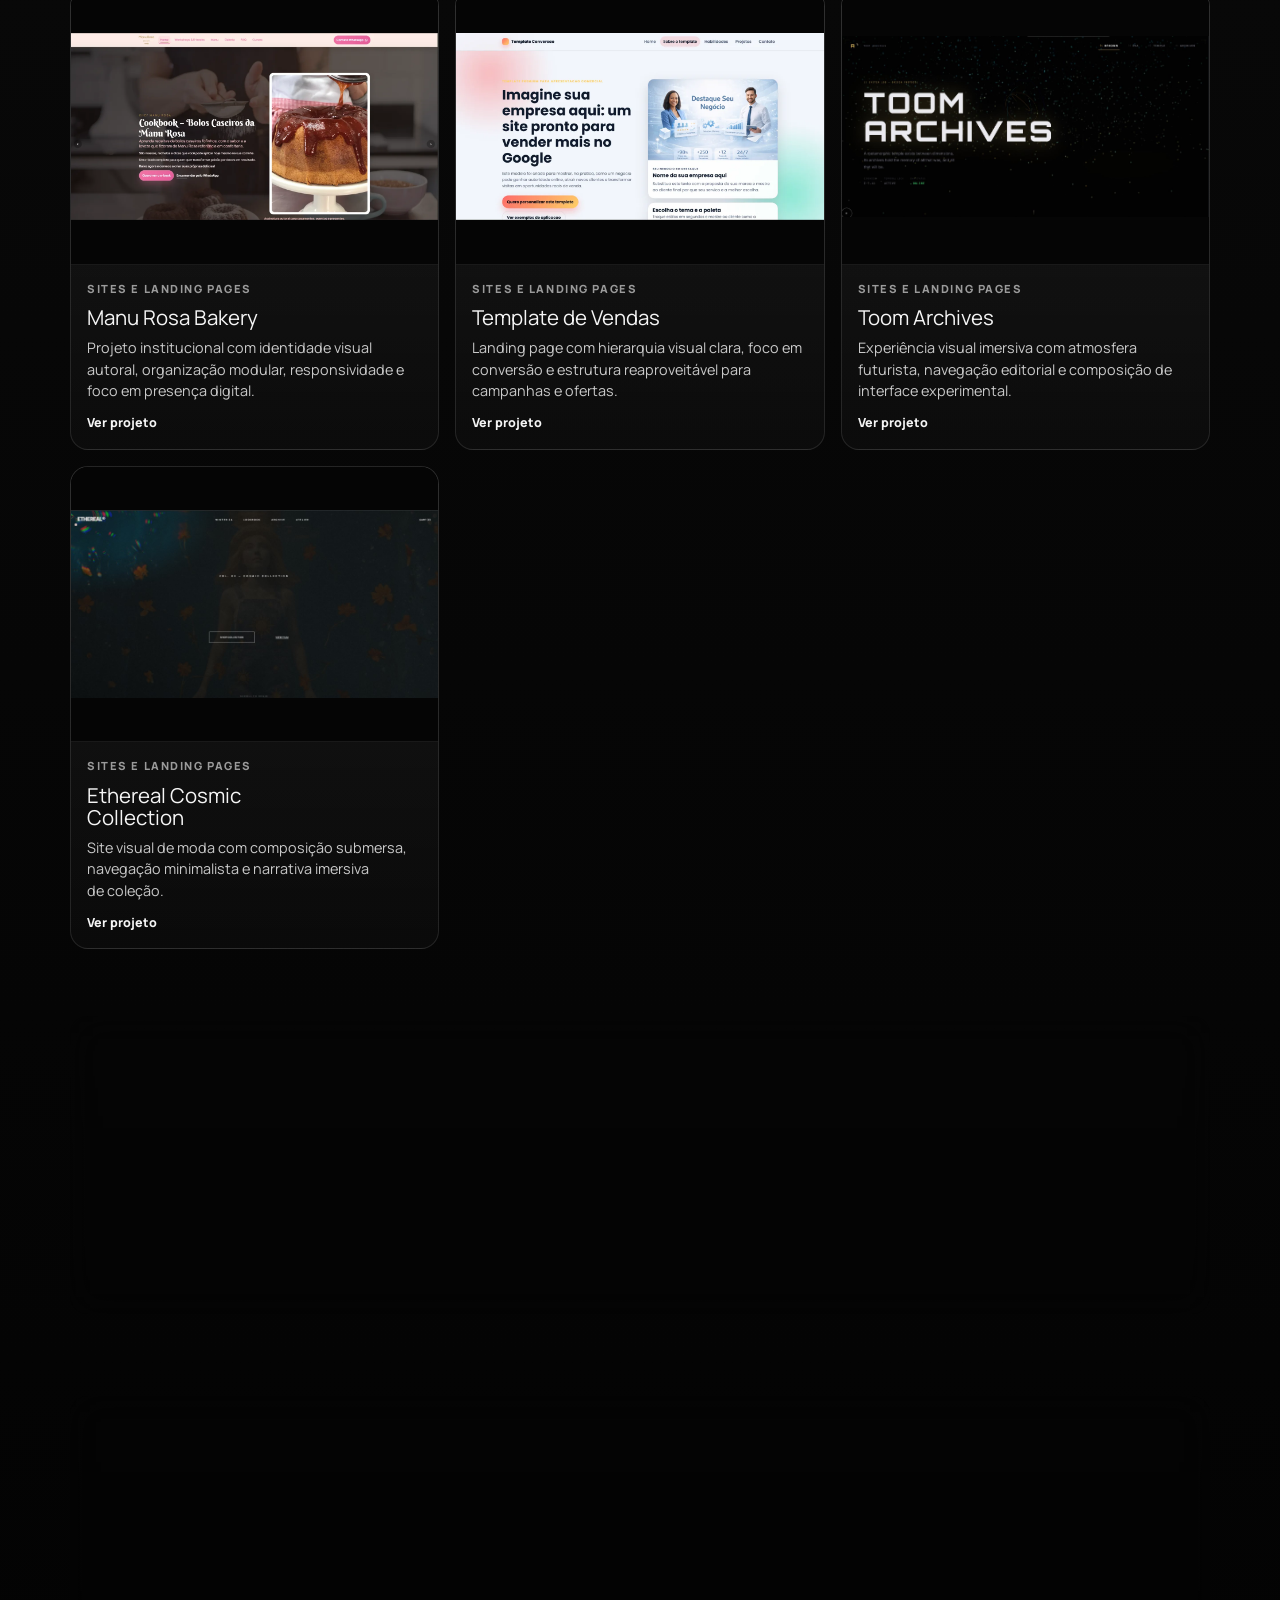
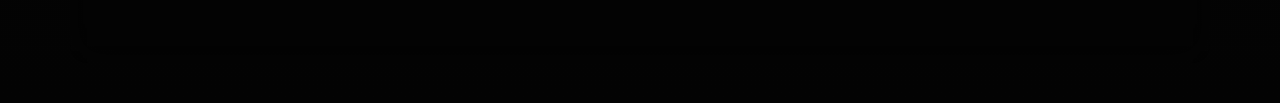
<file: projetos.html>
<!DOCTYPE html>
<html lang="pt-BR">
<head>
    <!-- Google Tag Manager -->
    <script>(function(w,d,s,l,i){w[l]=w[l]||[];w[l].push({'gtm.start':
    new Date().getTime(),event:'gtm.js'});var f=d.getElementsByTagName(s)[0],
    j=d.createElement(s),dl=l!='dataLayer'?'&l='+l:'';j.async=true;j.src=
    'https://www.googletagmanager.com/gtm.js?id='+i+dl;f.parentNode.insertBefore(j,f);
    })(window,document,'script','dataLayer','GTM-TL9LX2SZ');</script>
    <!-- End Google Tag Manager -->
    <meta charset="UTF-8">
    <meta name="viewport" content="width=device-width, initial-scale=1.0">
    <title>Projetos | Sites JV Digital</title>
    <meta name="description" content="Conheça sites e landing pages desenvolvidos pela JV Digital para transmitir confiança, clareza e personalidade desde o primeiro clique.">
    <meta name="theme-color" content="#090806">
    <link rel="icon" href="./assets/img/favicon.svg" type="image/svg+xml">
    <link rel="preconnect" href="https://fonts.googleapis.com">
    <link rel="preconnect" href="https://fonts.gstatic.com" crossorigin>
    <link href="https://fonts.googleapis.com/css2?family=Cormorant+Garamond:wght@500;600;700&family=Manrope:wght@400;500;600;700;800&display=swap" rel="stylesheet">
    <link rel="preload" href="./assets/img/logo-jv-preloader.svg" as="image" type="image/svg+xml">
    <style>html,body{background:#000;}</style>
    <link rel="stylesheet" href="./assets/css/reset.css">
    <link rel="stylesheet" href="./assets/css/variables.css">
    <link rel="stylesheet" href="./assets/css/global.css">
    <link rel="stylesheet" href="./assets/css/animations.css">
    <link rel="stylesheet" href="./assets/css/components.css">
    <link rel="stylesheet" href="./assets/css/pages.css">
</head>
<body class="page-projects">
    <!-- Google Tag Manager (noscript) -->
    <noscript><iframe src="https://www.googletagmanager.com/ns.html?id=GTM-TL9LX2SZ"
    height="0" width="0" style="display:none;visibility:hidden"></iframe></noscript>
    <!-- End Google Tag Manager (noscript) -->
    <div id="jv-preloader" class="jv-preloader" aria-label="Carregando JV Digital">
        <div class="jv-preloader__scene">
            <div class="jv-preloader__aura" aria-hidden="true"></div>
            <img
                src="./assets/img/logo-jv-preloader.svg"
                alt="Logo JV Digital"
                class="jv-preloader__logo"
                fetchpriority="high"
                decoding="async"
            >
            <span class="jv-preloader__line" aria-hidden="true"></span>
        </div>
    </div>

    <header class="site-header">
        <div class="container">
            <div class="header-inner">
                <a class="brand-badge" href="/index.html" aria-label="JV Digital - página inicial">
                    <span class="brand-badge__media">
                        <img src="./assets/img/logo-jv-preloader.svg" alt="JV Digital" class="brand-badge__logo">
                    </span>
                    <span class="brand-badge__content">
                        <strong class="brand-badge__title">JV Digital</strong>
                        <small class="brand-badge__subtitle">Estratégia, design e tecnologia</small>
                    </span>
                </a>
                <button class="menu-toggle" id="menuToggle" type="button" aria-label="Abrir menu principal" aria-controls="mainNav" aria-expanded="false">
                    <span></span>
                    <span></span>
                    <span></span>
                </button>
                <nav class="main-nav" id="mainNav" aria-label="Principal">
                    <a href="/index.html">Home</a>
                    <a href="/sobre.html">Sobre</a>
                    <a href="/servicos.html">Serviços</a>
                    <a href="/projetos.html" aria-current="page">Projetos</a>
                    <a href="/equipe.html">Equipe</a>
                    <a href="/contato.html">Contato</a>
                </nav>
                <a href="/contato.html#projeto" class="header-cta" aria-label="Ir para o formulário para começar um projeto com a JV Digital">Começar um projeto</a>
            </div>
        </div>
    </header>

    <main>
        <section class="page-hero page-hero--editorial page-projects-hero">
            <div class="container hero-grid">
                <div class="hero-copy" data-reveal>
                    <span class="section-tag">Projetos</span>
                    <h1>Sites que convencem antes da primeira conversa.</h1>
                    <p class="lead">Um site ruim não é neutro &mdash; ele afasta. A JV desenvolve sites profissionais, rápidos e estratégicos para empresas que precisam transmitir confiança desde o primeiro clique.</p>
                    <div class="hero-actions">
                        <a href="#grade-projetos" class="btn btn-primary">Veja os projetos &rarr;</a>
                        <a href="/contato.html#projeto" class="btn btn-secondary">Falar sobre um site</a>
                    </div>
                </div>

                <aside class="spotlight-panel hero-panel page-panel page-projects-panel" data-reveal data-spotlight>
                    <span class="panel-eyebrow">Entrega de site</span>
                    <h2>Clareza, personalidade e ação certa no mesmo percurso.</h2>
                    <div class="page-panel__list">
                        <div class="page-panel__item">
                            <strong>Confiança imediata</strong>
                            <p>A primeira tela precisa mostrar que a empresa é séria e preparada.</p>
                        </div>
                        <div class="page-panel__item">
                            <strong>Personalidade de marca</strong>
                            <p>O visual e a mensagem precisam parecer da empresa, não de um modelo genérico.</p>
                        </div>
                        <div class="page-panel__item">
                            <strong>Caminho para conversão</strong>
                            <p>Cada seção guia o visitante até a decisão certa.</p>
                        </div>
                    </div>
                </aside>
            </div>
        </section>

        <section class="section section-projects-index" id="grade-projetos">
            <div class="container">
                <div class="section-heading section-heading--wide" data-reveal>
                    <span class="section-tag">Sites</span>
                    <h2>Cada projeto é pensado para comunicar com clareza e guiar o visitante até a ação certa.</h2>
                    <p>Por enquanto, esta página mostra apenas entregas de site e landing page. Os trabalhos de branding entram quando o portfólio estiver pronto.</p>
                </div>
                <div class="projects-grid" data-project-grid data-category="Sites e landing pages" data-reveal></div>
                <noscript>
                    <p class="small-note">Ative o JavaScript para visualizar a grade de projetos de site.</p>
                </noscript>
            </div>
        </section>

        <section class="section">
            <div class="container">
                <div class="cta-panel cta-panel--page" data-reveal data-spotlight>
                    <div class="cta-panel__content">
                        <span class="section-tag">Próximo site</span>
                        <h2>Seu site também precisa convencer antes da primeira conversa?</h2>
                        <p>A JV cria sites profissionais para empresas que precisam transmitir confiança, personalidade e clareza comercial.</p>
                    </div>
                    <div class="cta-panel__conversion">
                        <a href="/contato.html#projeto" class="btn btn-primary">Falar sobre meu site &rarr;</a>
                        <p class="small-note">Primeiro entendemos o negócio, depois definimos estrutura, mensagem e visual.</p>
                    </div>
                </div>
            </div>
        </section>
    </main>

    <footer class="site-footer">
        <div class="container">
            <div class="footer-grid" data-reveal>
                <div class="footer-brand">
                    <img src="./assets/img/logo1.png" alt="JV Digital" class="footer-logo">
                    <p>Sites, estratégia e tecnologia para marcas que precisam vender com mais autoridade.</p>
                    <span class="footer-note">Projetos de posicionamento, sites, landing pages e geração de demanda.</span>
                </div>
                <div class="footer-column">
                    <span class="footer-title">Mapa</span>
                    <a href="/sobre.html">Sobre a JV</a>
                    <a href="/servicos.html">Serviços</a>
                    <a href="/projetos.html">Projetos</a>
                    <a href="/equipe.html">Equipe</a>
                </div>
                <div class="footer-column">
                    <span class="footer-title">Contato</span>
                    <a href="mailto:comercial@agenciajv.com">comercial@agenciajv.com</a>
                    <a href="/contato.html#projeto">Começar um projeto</a>
                    <div class="social-links social-links--footer" aria-label="Redes sociais da JV Digital">
                        <a class="social-link" href="https://www.instagram.com/agenciajv.com.br/" target="_blank" rel="noopener noreferrer" aria-label="Abrir Instagram da JV Digital">Instagram</a>
                        <a class="social-link" href="https://www.facebook.com/profile.php?id=61589395239649" target="_blank" rel="noopener noreferrer" aria-label="Abrir Facebook da JV Digital">Facebook</a>
                    </div>
                    <span class="footer-meta">atendimento remoto</span>
                </div>
            </div>
        </div>
    </footer>

    <script src="./assets/js/projects-data.js?v=20260524b"></script>
    <script src="./assets/js/projects.js?v=20260524b"></script>
    <script src="./assets/js/main.js?v=20260602b"></script>
    <script src="./assets/js/menu.js"></script>
    <script src="./assets/js/animations.js"></script>
    <script src="./assets/js/scroll-effects.js"></script>
</body>
</html>
</file>
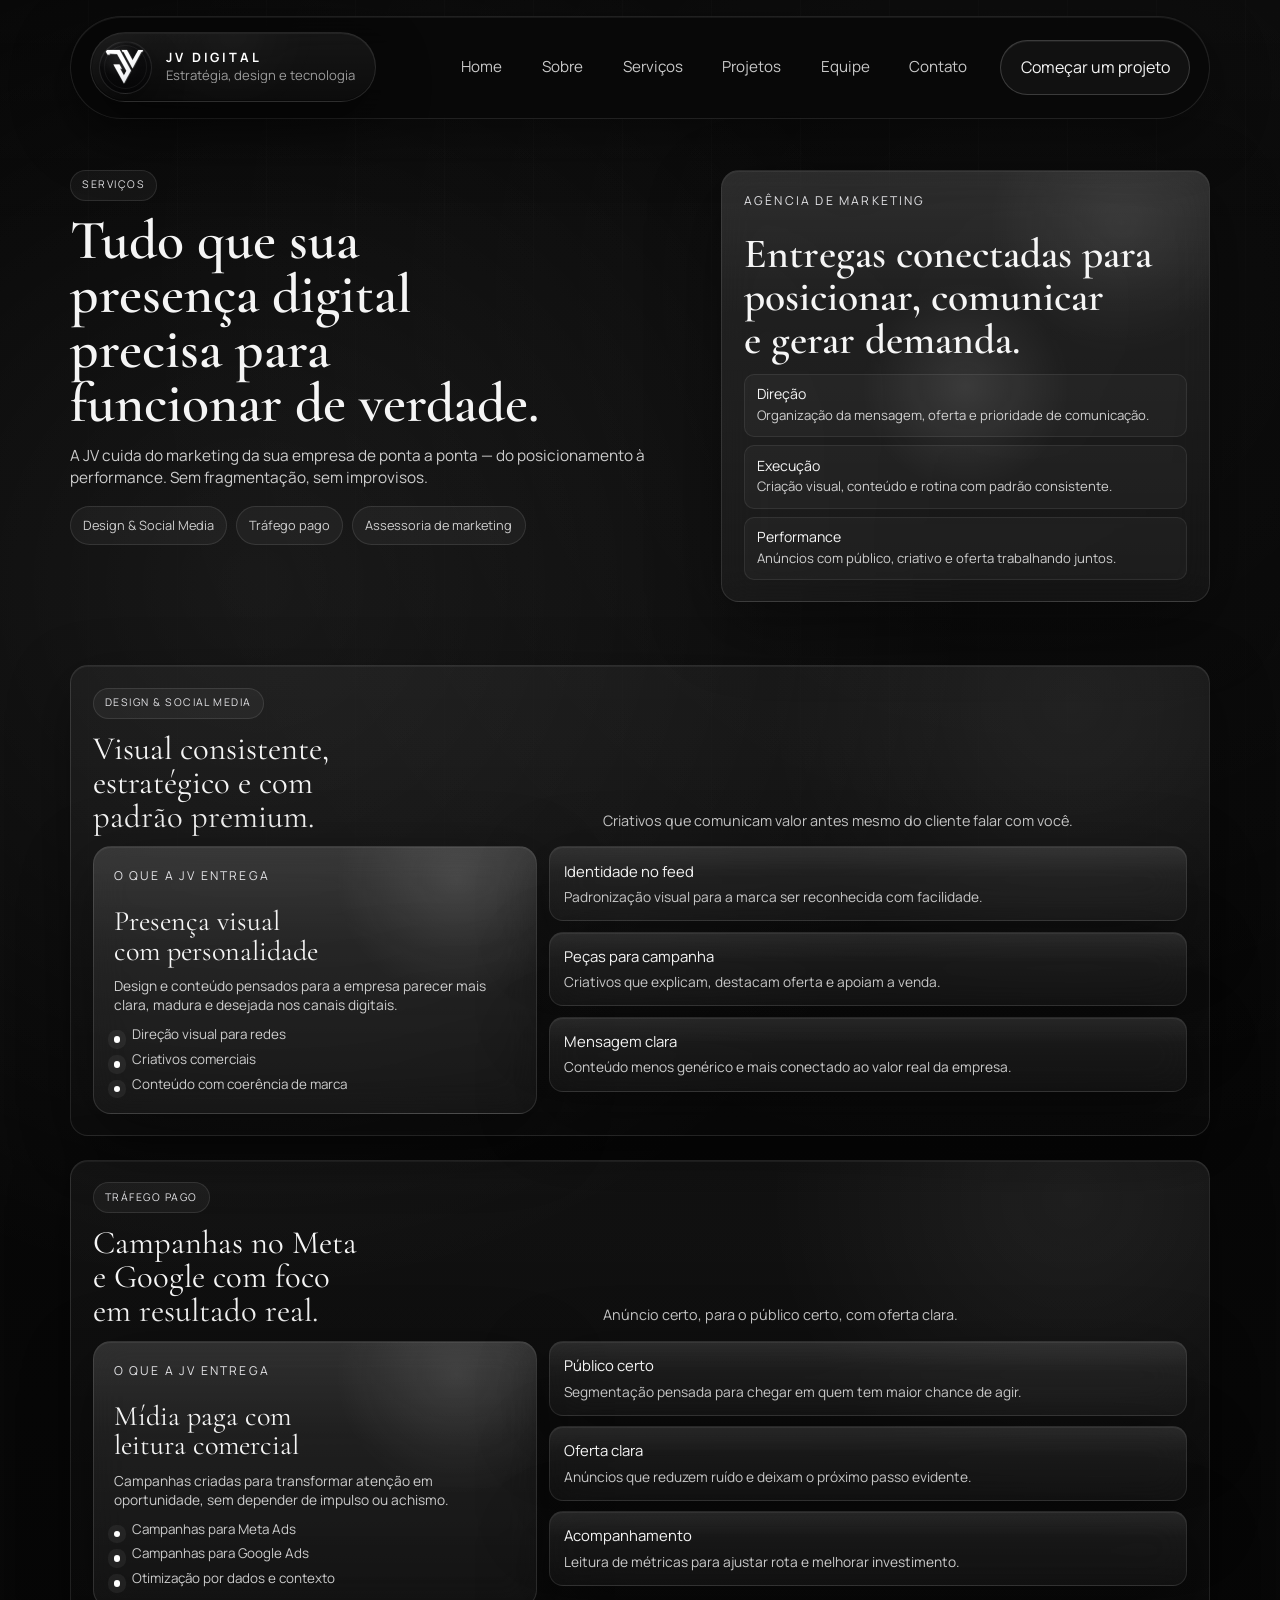
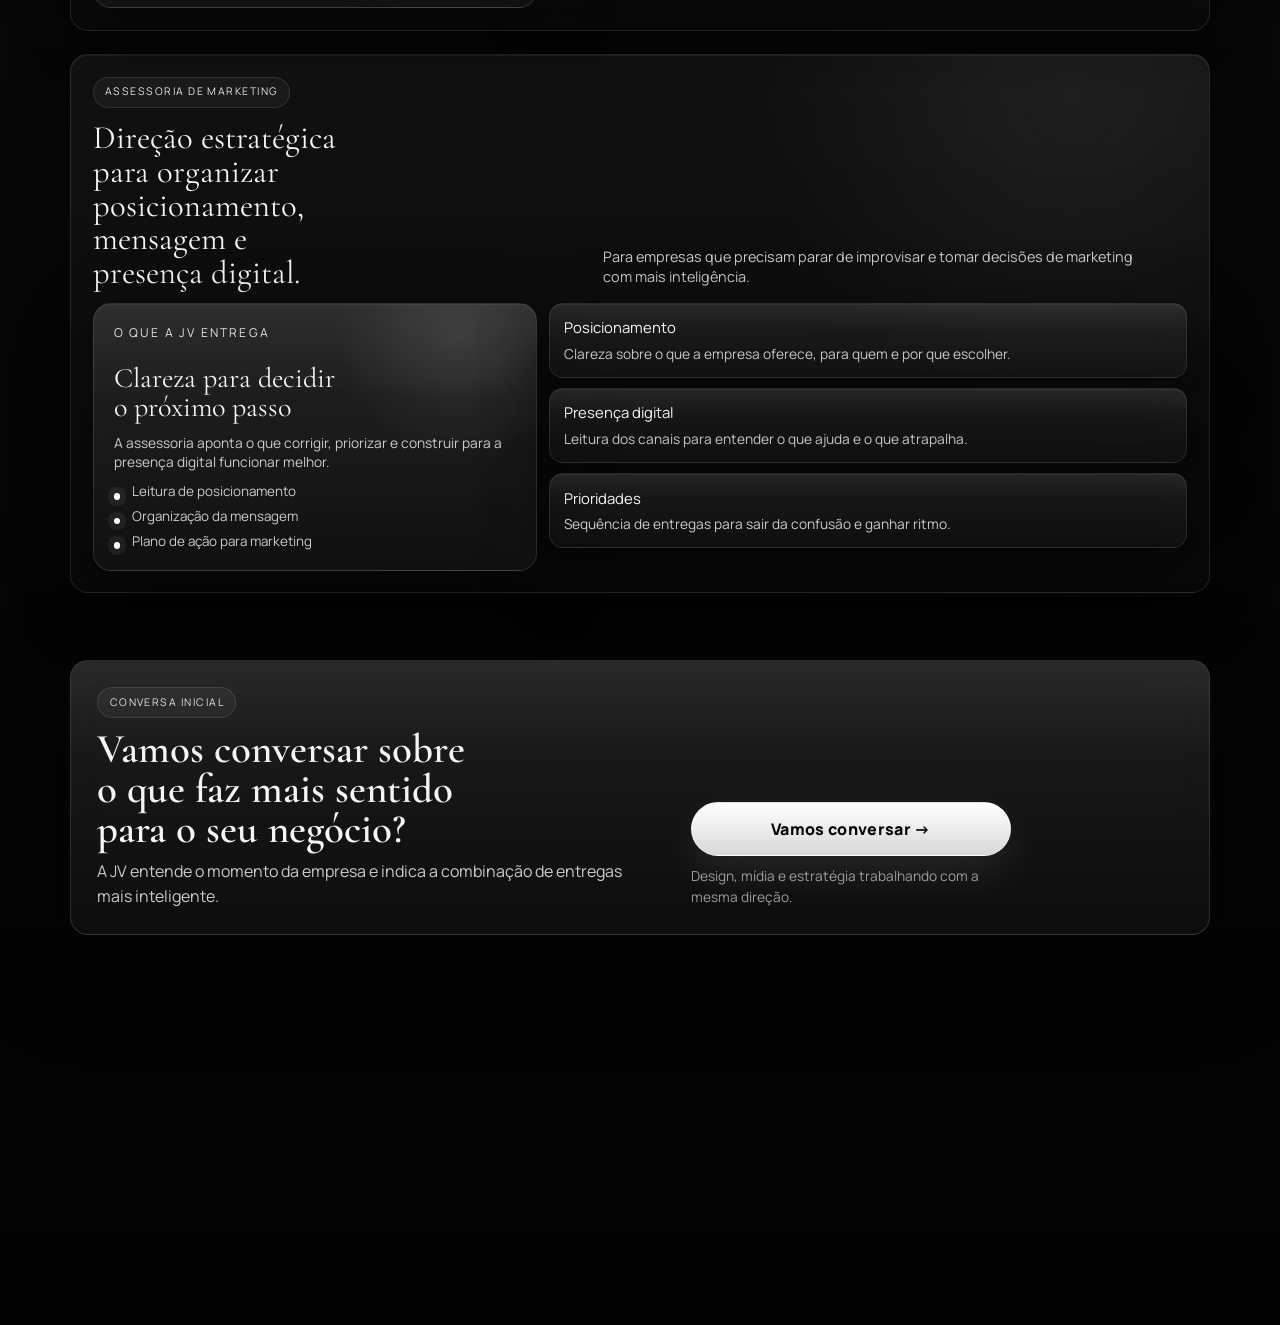
<file: servicos.html>
<!DOCTYPE html>
<html lang="pt-BR">
<head>
    <!-- Google Tag Manager -->
    <script>(function(w,d,s,l,i){w[l]=w[l]||[];w[l].push({'gtm.start':
    new Date().getTime(),event:'gtm.js'});var f=d.getElementsByTagName(s)[0],
    j=d.createElement(s),dl=l!='dataLayer'?'&l='+l:'';j.async=true;j.src=
    'https://www.googletagmanager.com/gtm.js?id='+i+dl;f.parentNode.insertBefore(j,f);
    })(window,document,'script','dataLayer','GTM-TL9LX2SZ');</script>
    <!-- End Google Tag Manager -->
    <meta charset="UTF-8">
    <meta name="viewport" content="width=device-width, initial-scale=1.0">
    <title>Serviços | JV Digital</title>
    <meta name="description" content="Design, social media, tráfego pago e assessoria de marketing para empresas que precisam organizar presença digital, mensagem e performance.">
    <meta name="theme-color" content="#090806">
    <link rel="icon" href="./assets/img/favicon.svg" type="image/svg+xml">
    <link rel="preconnect" href="https://fonts.googleapis.com">
    <link rel="preconnect" href="https://fonts.gstatic.com" crossorigin>
    <link href="https://fonts.googleapis.com/css2?family=Cormorant+Garamond:wght@500;600;700&family=Manrope:wght@400;500;600;700;800&display=swap" rel="stylesheet">
    <link rel="preload" href="./assets/img/logo-jv-preloader.svg" as="image" type="image/svg+xml">
    <style>html,body{background:#000;}</style>
    <link rel="stylesheet" href="./assets/css/reset.css">
    <link rel="stylesheet" href="./assets/css/variables.css">
    <link rel="stylesheet" href="./assets/css/global.css">
    <link rel="stylesheet" href="./assets/css/animations.css">
    <link rel="stylesheet" href="./assets/css/components.css">
    <link rel="stylesheet" href="./assets/css/pages.css">
</head>
<body class="page-services">
    <!-- Google Tag Manager (noscript) -->
    <noscript><iframe src="https://www.googletagmanager.com/ns.html?id=GTM-TL9LX2SZ"
    height="0" width="0" style="display:none;visibility:hidden"></iframe></noscript>
    <!-- End Google Tag Manager (noscript) -->
    <div id="jv-preloader" class="jv-preloader" aria-label="Carregando JV Digital">
        <div class="jv-preloader__scene">
            <div class="jv-preloader__aura" aria-hidden="true"></div>
            <img
                src="./assets/img/logo-jv-preloader.svg"
                alt="Logo JV Digital"
                class="jv-preloader__logo"
                fetchpriority="high"
                decoding="async"
            >
            <span class="jv-preloader__line" aria-hidden="true"></span>
        </div>
    </div>

    <header class="site-header">
        <div class="container">
            <div class="header-inner">
                <a class="brand-badge" href="/index.html" aria-label="JV Digital - página inicial">
                    <span class="brand-badge__media">
                        <img src="./assets/img/logo-jv-preloader.svg" alt="JV Digital" class="brand-badge__logo">
                    </span>
                    <span class="brand-badge__content">
                        <strong class="brand-badge__title">JV Digital</strong>
                        <small class="brand-badge__subtitle">Estratégia, design e tecnologia</small>
                    </span>
                </a>
                <button class="menu-toggle" id="menuToggle" type="button" aria-label="Abrir menu principal" aria-controls="mainNav" aria-expanded="false">
                    <span></span>
                    <span></span>
                    <span></span>
                </button>
                <nav class="main-nav" id="mainNav" aria-label="Principal">
                    <a href="/index.html">Home</a>
                    <a href="/sobre.html">Sobre</a>
                    <a href="/servicos.html" aria-current="page">Serviços</a>
                    <a href="/projetos.html">Projetos</a>
                    <a href="/equipe.html">Equipe</a>
                    <a href="/contato.html">Contato</a>
                </nav>
                <a href="/contato.html#projeto" class="header-cta" aria-label="Ir para o formulário para começar um projeto com a JV Digital">Começar um projeto</a>
            </div>
        </div>
    </header>

    <main>
        <section class="page-hero">
            <div class="container hero-grid">
                <div class="hero-copy" data-reveal>
                    <span class="section-tag">Serviços</span>
                    <h1>Tudo que sua presença digital precisa para funcionar de verdade.</h1>
                    <p class="lead">A JV cuida do marketing da sua empresa de ponta a ponta &mdash; do posicionamento à performance. Sem fragmentação, sem improvisos.</p>
                    <ul class="meta-list">
                        <li>Design &amp; Social Media</li>
                        <li>Tráfego pago</li>
                        <li>Assessoria de marketing</li>
                    </ul>
                </div>

                <aside class="spotlight-panel hero-panel page-panel" data-reveal data-spotlight>
                    <span class="panel-eyebrow">Agência de marketing</span>
                    <h2>Entregas conectadas para posicionar, comunicar e gerar demanda.</h2>
                    <div class="page-panel__list">
                        <article class="page-panel__item">
                            <strong>Direção</strong>
                            <p>Organização da mensagem, oferta e prioridade de comunicação.</p>
                        </article>
                        <article class="page-panel__item">
                            <strong>Execução</strong>
                            <p>Criação visual, conteúdo e rotina com padrão consistente.</p>
                        </article>
                        <article class="page-panel__item">
                            <strong>Performance</strong>
                            <p>Anúncios com público, criativo e oferta trabalhando juntos.</p>
                        </article>
                    </div>
                </aside>
            </div>
        </section>

        <section class="section section-service-groups">
            <div class="container service-groups">
                <article class="service-band">
                    <div class="service-band__intro" data-reveal>
                        <span class="section-tag">Design &amp; Social Media</span>
                        <h2>Visual consistente, estratégico e com padrão premium.</h2>
                        <p>Criativos que comunicam valor antes mesmo do cliente falar com você.</p>
                    </div>
                    <div class="service-band__body">
                        <article class="surface-card surface-card--strong service-lead" data-reveal data-spotlight>
                            <span class="feature-kicker">O que a JV entrega</span>
                            <h3>Presença visual com personalidade</h3>
                            <p>Design e conteúdo pensados para a empresa parecer mais clara, madura e desejada nos canais digitais.</p>
                            <ul class="service-points">
                                <li>Direção visual para redes</li>
                                <li>Criativos comerciais</li>
                                <li>Conteúdo com coerência de marca</li>
                            </ul>
                        </article>
                        <div class="service-cluster">
                            <article class="surface-card service-item" data-reveal>
                                <h4>Identidade no feed</h4>
                                <p>Padronização visual para a marca ser reconhecida com facilidade.</p>
                            </article>
                            <article class="surface-card service-item" data-reveal>
                                <h4>Peças para campanha</h4>
                                <p>Criativos que explicam, destacam oferta e apoiam a venda.</p>
                            </article>
                            <article class="surface-card service-item" data-reveal>
                                <h4>Mensagem clara</h4>
                                <p>Conteúdo menos genérico e mais conectado ao valor real da empresa.</p>
                            </article>
                        </div>
                    </div>
                </article>

                <article class="service-band service-band--reverse">
                    <div class="service-band__intro" data-reveal>
                        <span class="section-tag">Tráfego Pago</span>
                        <h2>Campanhas no Meta e Google com foco em resultado real.</h2>
                        <p>Anúncio certo, para o público certo, com oferta clara.</p>
                    </div>
                    <div class="service-band__body">
                        <article class="surface-card surface-card--strong service-lead" data-reveal data-spotlight>
                            <span class="feature-kicker">O que a JV entrega</span>
                            <h3>Mídia paga com leitura comercial</h3>
                            <p>Campanhas criadas para transformar atenção em oportunidade, sem depender de impulso ou achismo.</p>
                            <ul class="service-points">
                                <li>Campanhas para Meta Ads</li>
                                <li>Campanhas para Google Ads</li>
                                <li>Otimização por dados e contexto</li>
                            </ul>
                        </article>
                        <div class="service-cluster">
                            <article class="surface-card service-item" data-reveal>
                                <h4>Público certo</h4>
                                <p>Segmentação pensada para chegar em quem tem maior chance de agir.</p>
                            </article>
                            <article class="surface-card service-item" data-reveal>
                                <h4>Oferta clara</h4>
                                <p>Anúncios que reduzem ruído e deixam o próximo passo evidente.</p>
                            </article>
                            <article class="surface-card service-item" data-reveal>
                                <h4>Acompanhamento</h4>
                                <p>Leitura de métricas para ajustar rota e melhorar investimento.</p>
                            </article>
                        </div>
                    </div>
                </article>

                <article class="service-band">
                    <div class="service-band__intro" data-reveal>
                        <span class="section-tag">Assessoria de Marketing</span>
                        <h2>Direção estratégica para organizar posicionamento, mensagem e presença digital.</h2>
                        <p>Para empresas que precisam parar de improvisar e tomar decisões de marketing com mais inteligência.</p>
                    </div>
                    <div class="service-band__body">
                        <article class="surface-card surface-card--strong service-lead" data-reveal data-spotlight>
                            <span class="feature-kicker">O que a JV entrega</span>
                            <h3>Clareza para decidir o próximo passo</h3>
                            <p>A assessoria aponta o que corrigir, priorizar e construir para a presença digital funcionar melhor.</p>
                            <ul class="service-points">
                                <li>Leitura de posicionamento</li>
                                <li>Organização da mensagem</li>
                                <li>Plano de ação para marketing</li>
                            </ul>
                        </article>
                        <div class="service-cluster">
                            <article class="surface-card service-item" data-reveal>
                                <h4>Posicionamento</h4>
                                <p>Clareza sobre o que a empresa oferece, para quem e por que escolher.</p>
                            </article>
                            <article class="surface-card service-item" data-reveal>
                                <h4>Presença digital</h4>
                                <p>Leitura dos canais para entender o que ajuda e o que atrapalha.</p>
                            </article>
                            <article class="surface-card service-item" data-reveal>
                                <h4>Prioridades</h4>
                                <p>Sequência de entregas para sair da confusão e ganhar ritmo.</p>
                            </article>
                        </div>
                    </div>
                </article>
            </div>
        </section>

        <section class="section">
            <div class="container">
                <div class="cta-panel cta-panel--page" data-reveal data-spotlight>
                    <div class="cta-panel__content">
                        <span class="section-tag">Conversa inicial</span>
                        <h2>Vamos conversar sobre o que faz mais sentido para o seu negócio?</h2>
                        <p>A JV entende o momento da empresa e indica a combinação de entregas mais inteligente.</p>
                    </div>
                    <div class="cta-panel__conversion">
                        <a href="/contato.html#projeto" class="btn btn-primary" aria-label="Vamos conversar sobre o que faz mais sentido para o seu negócio">Vamos conversar &rarr;</a>
                        <p class="small-note">Design, mídia e estratégia trabalhando com a mesma direção.</p>
                    </div>
                </div>
            </div>
        </section>
    </main>

    <footer class="site-footer">
        <div class="container">
            <div class="footer-grid" data-reveal>
                <div class="footer-brand">
                    <img src="./assets/img/logo1.png" alt="JV Digital" class="footer-logo">
                    <p>Sites, estratégia e tecnologia para marcas que precisam vender com mais clareza e autoridade.</p>
                    <span class="footer-note">Projetos de posicionamento, sites, landing pages e geração de demanda.</span>
                </div>
                <div class="footer-column">
                    <span class="footer-title">Mapa</span>
                    <a href="/index.html">Home</a>
                    <a href="/sobre.html">Sobre a JV</a>
                    <a href="/projetos.html">Projetos</a>
                    <a href="/equipe.html">Equipe</a>
                </div>
                <div class="footer-column">
                    <span class="footer-title">Contato</span>
                    <a href="mailto:comercial@agenciajv.com">comercial@agenciajv.com</a>
                    <a href="/contato.html#projeto">Começar um projeto</a>
                    <div class="social-links social-links--footer" aria-label="Redes sociais da JV Digital">
                        <a class="social-link" href="https://www.instagram.com/agenciajv.com.br/" target="_blank" rel="noopener noreferrer" aria-label="Abrir Instagram da JV Digital">Instagram</a>
                        <a class="social-link" href="https://www.facebook.com/profile.php?id=61589395239649" target="_blank" rel="noopener noreferrer" aria-label="Abrir Facebook da JV Digital">Facebook</a>
                    </div>
                    <span class="footer-meta">atendimento remoto</span>
                </div>
            </div>
        </div>
    </footer>

    <script src="./assets/js/main.js?v=20260602b"></script>
    <script src="./assets/js/menu.js"></script>
    <script src="./assets/js/animations.js"></script>
    <script src="./assets/js/scroll-effects.js"></script>
</body>
</html>
</file>
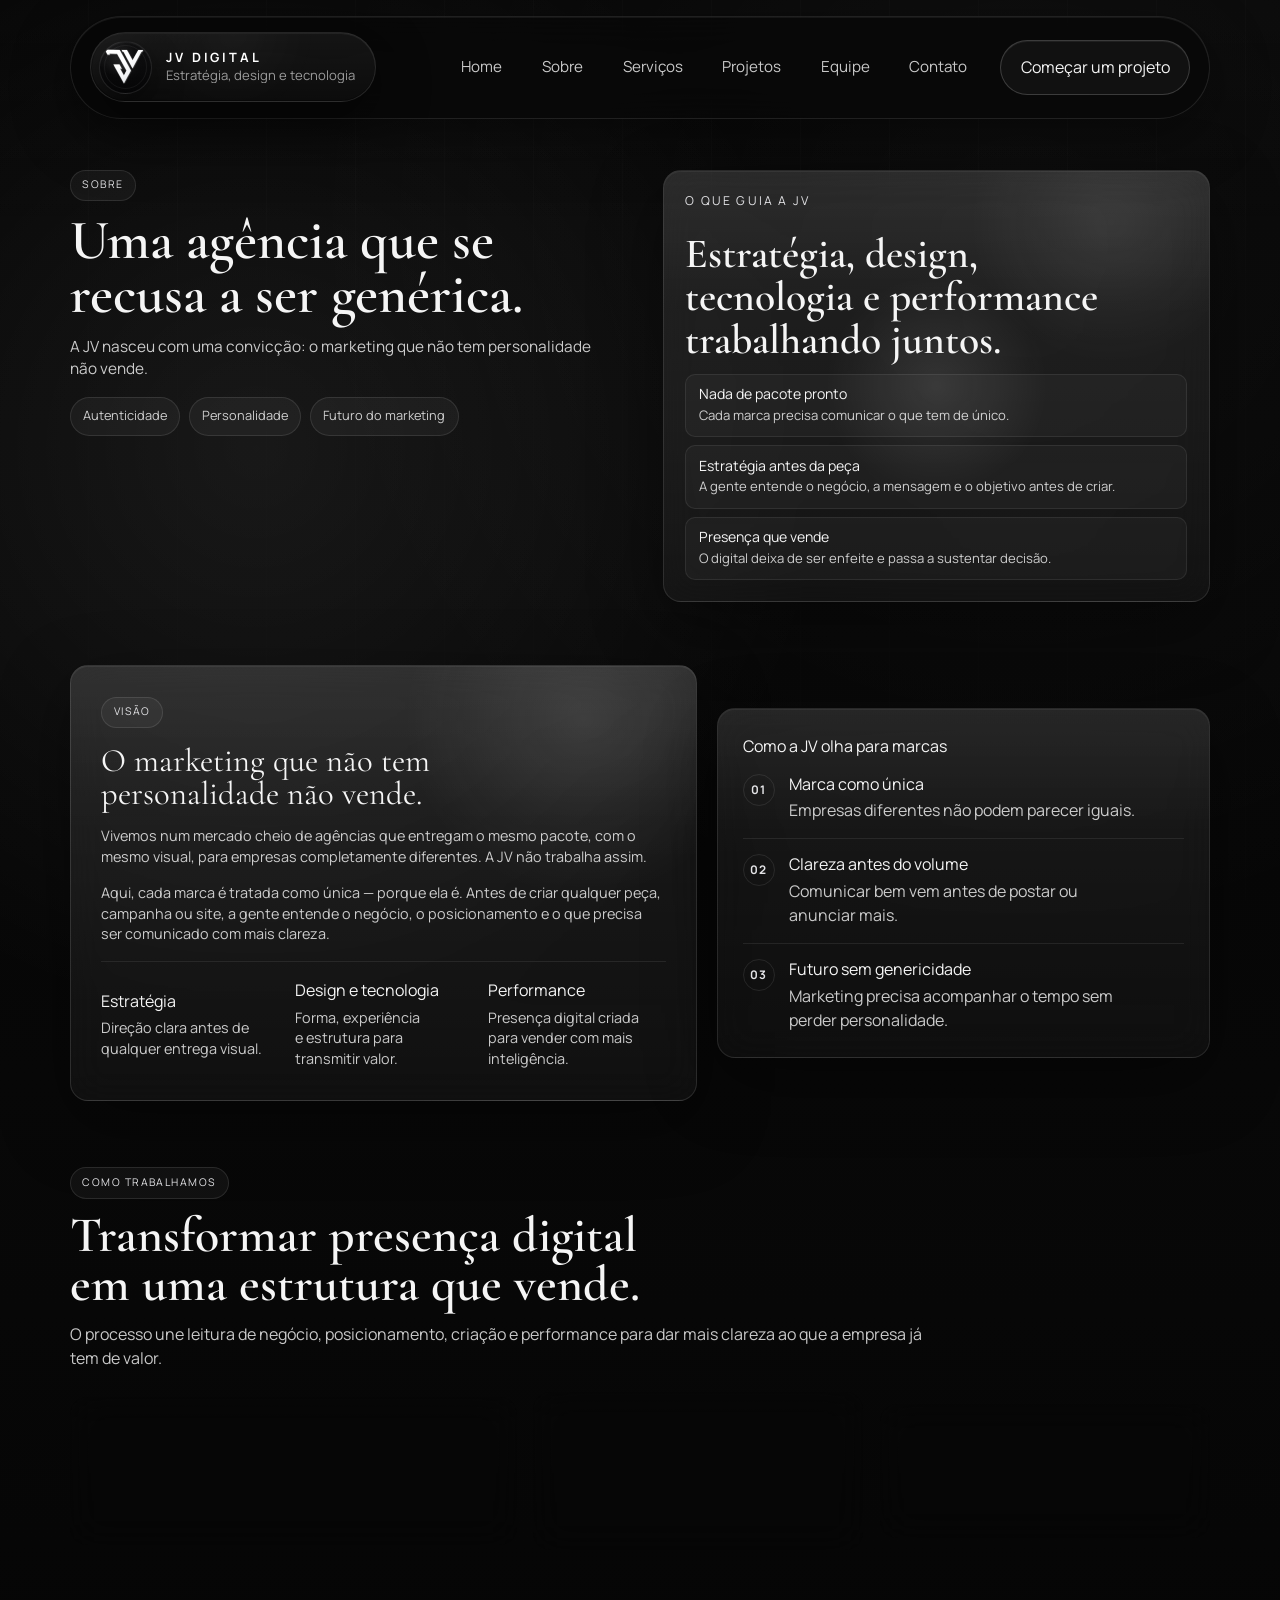
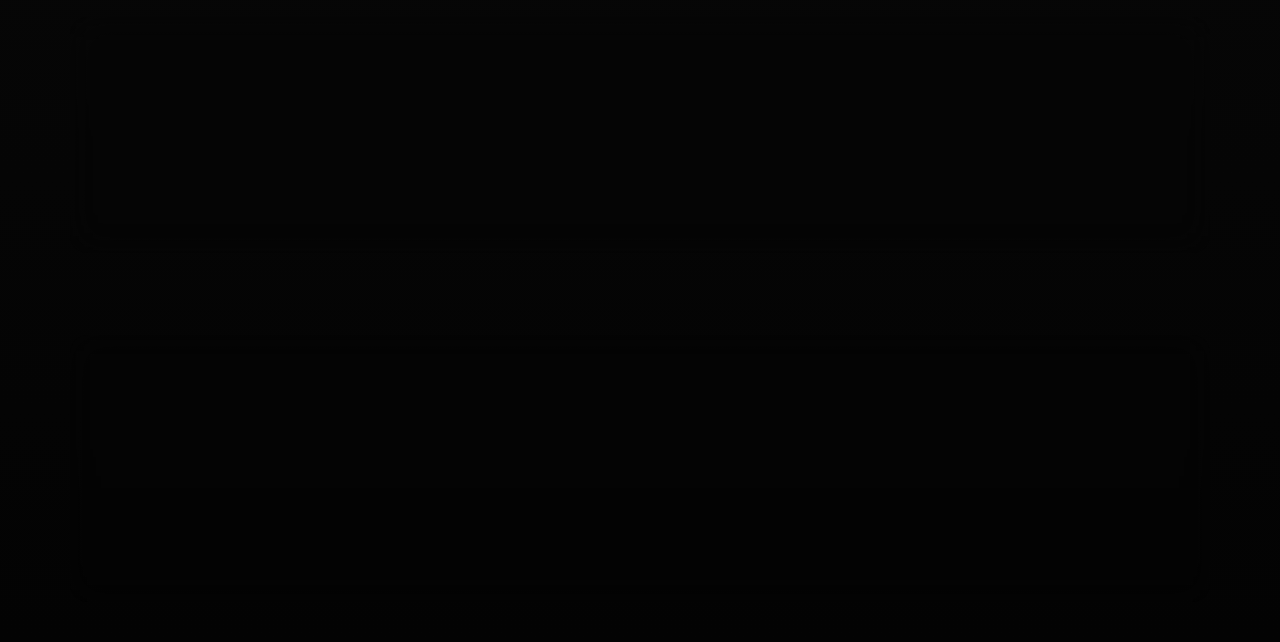
<file: sobre.html>
<!DOCTYPE html>
<html lang="pt-BR">
<head>
    <!-- Google Tag Manager -->
    <script>(function(w,d,s,l,i){w[l]=w[l]||[];w[l].push({'gtm.start':
    new Date().getTime(),event:'gtm.js'});var f=d.getElementsByTagName(s)[0],
    j=d.createElement(s),dl=l!='dataLayer'?'&l='+l:'';j.async=true;j.src=
    'https://www.googletagmanager.com/gtm.js?id='+i+dl;f.parentNode.insertBefore(j,f);
    })(window,document,'script','dataLayer','GTM-TL9LX2SZ');</script>
    <!-- End Google Tag Manager -->
    <meta charset="UTF-8">
    <meta name="viewport" content="width=device-width, initial-scale=1.0">
    <title>Sobre | JV Digital</title>
    <meta name="description" content="Conheça a JV Digital, uma agência que se recusa a ser genérica e cria marketing com autenticidade, personalidade e visão de futuro.">
    <meta name="theme-color" content="#090806">
    <link rel="icon" href="./assets/img/favicon.svg" type="image/svg+xml">
    <link rel="preconnect" href="https://fonts.googleapis.com">
    <link rel="preconnect" href="https://fonts.gstatic.com" crossorigin>
    <link href="https://fonts.googleapis.com/css2?family=Cormorant+Garamond:wght@500;600;700&family=Manrope:wght@400;500;600;700;800&display=swap" rel="stylesheet">
    <link rel="preload" href="./assets/img/logo-jv-preloader.svg" as="image" type="image/svg+xml">
    <style>html,body{background:#000;}</style>
    <link rel="stylesheet" href="./assets/css/reset.css">
    <link rel="stylesheet" href="./assets/css/variables.css">
    <link rel="stylesheet" href="./assets/css/global.css">
    <link rel="stylesheet" href="./assets/css/animations.css">
    <link rel="stylesheet" href="./assets/css/components.css">
    <link rel="stylesheet" href="./assets/css/pages.css">
</head>
<body class="page-about">
    <!-- Google Tag Manager (noscript) -->
    <noscript><iframe src="https://www.googletagmanager.com/ns.html?id=GTM-TL9LX2SZ"
    height="0" width="0" style="display:none;visibility:hidden"></iframe></noscript>
    <!-- End Google Tag Manager (noscript) -->
    <div id="jv-preloader" class="jv-preloader" aria-label="Carregando JV Digital">
        <div class="jv-preloader__scene">
            <div class="jv-preloader__aura" aria-hidden="true"></div>
            <img
                src="./assets/img/logo-jv-preloader.svg"
                alt="Logo JV Digital"
                class="jv-preloader__logo"
                fetchpriority="high"
                decoding="async"
            >
            <span class="jv-preloader__line" aria-hidden="true"></span>
        </div>
    </div>

    <header class="site-header">
        <div class="container">
            <div class="header-inner">
                <a class="brand-badge" href="/index.html" aria-label="JV Digital - página inicial">
                    <span class="brand-badge__media">
                        <img src="./assets/img/logo-jv-preloader.svg" alt="JV Digital" class="brand-badge__logo">
                    </span>
                    <span class="brand-badge__content">
                        <strong class="brand-badge__title">JV Digital</strong>
                        <small class="brand-badge__subtitle">Estratégia, design e tecnologia</small>
                    </span>
                </a>
                <button class="menu-toggle" id="menuToggle" type="button" aria-label="Abrir menu principal" aria-controls="mainNav" aria-expanded="false">
                    <span></span>
                    <span></span>
                    <span></span>
                </button>
                <nav class="main-nav" id="mainNav" aria-label="Principal">
                    <a href="/index.html">Home</a>
                    <a href="/sobre.html" aria-current="page">Sobre</a>
                    <a href="/servicos.html">Serviços</a>
                    <a href="/projetos.html">Projetos</a>
                    <a href="/equipe.html">Equipe</a>
                    <a href="/contato.html">Contato</a>
                </nav>
                <a href="/contato.html#projeto" class="header-cta" aria-label="Ir para o formulário para começar um projeto com a JV Digital">Começar um projeto</a>
            </div>
        </div>
    </header>

    <main>
        <section class="page-hero">
            <div class="container hero-grid">
                <div class="hero-copy" data-reveal>
                    <span class="section-tag">Sobre</span>
                    <h1>Uma agência que se recusa a ser genérica.</h1>
                    <p class="lead">A JV nasceu com uma convicção: o marketing que não tem personalidade não vende.</p>
                    <ul class="meta-list">
                        <li>Autenticidade</li>
                        <li>Personalidade</li>
                        <li>Futuro do marketing</li>
                    </ul>
                </div>

                <aside class="spotlight-panel hero-panel page-panel" data-reveal data-spotlight>
                    <span class="panel-eyebrow">O que guia a JV</span>
                    <h2>Estratégia, design, tecnologia e performance trabalhando juntos.</h2>
                    <div class="page-panel__list">
                        <article class="page-panel__item">
                            <strong>Nada de pacote pronto</strong>
                            <p>Cada marca precisa comunicar o que tem de único.</p>
                        </article>
                        <article class="page-panel__item">
                            <strong>Estratégia antes da peça</strong>
                            <p>A gente entende o negócio, a mensagem e o objetivo antes de criar.</p>
                        </article>
                        <article class="page-panel__item">
                            <strong>Presença que vende</strong>
                            <p>O digital deixa de ser enfeite e passa a sustentar decisão.</p>
                        </article>
                    </div>
                </aside>
            </div>
        </section>

        <section class="section section-about-editorial">
            <div class="container">
                <div class="about-editorial">
                    <article class="surface-card surface-card--strong about-positioning" data-reveal data-spotlight>
                        <span class="section-tag">Visão</span>
                        <h2>O marketing que não tem personalidade não vende.</h2>
                        <p>Vivemos num mercado cheio de agências que entregam o mesmo pacote, com o mesmo visual, para empresas completamente diferentes. A JV não trabalha assim.</p>
                        <p>Aqui, cada marca é tratada como única &mdash; porque ela é. Antes de criar qualquer peça, campanha ou site, a gente entende o negócio, o posicionamento e o que precisa ser comunicado com mais clareza.</p>
                        <div class="about-positioning__points">
                            <article>
                                <strong>Estratégia</strong>
                                <p>Direção clara antes de qualquer entrega visual.</p>
                            </article>
                            <article>
                                <strong>Design e tecnologia</strong>
                                <p>Forma, experiência e estrutura para transmitir valor.</p>
                            </article>
                            <article>
                                <strong>Performance</strong>
                                <p>Presença digital criada para vender com mais inteligência.</p>
                            </article>
                        </div>
                    </article>

                    <aside class="surface-card about-principles" data-reveal>
                        <strong>Como a JV olha para marcas</strong>
                        <div class="about-principles__list">
                            <article class="about-principles__item">
                                <span>01</span>
                                <div>
                                    <h3>Marca como única</h3>
                                    <p>Empresas diferentes não podem parecer iguais.</p>
                                </div>
                            </article>
                            <article class="about-principles__item">
                                <span>02</span>
                                <div>
                                    <h3>Clareza antes do volume</h3>
                                    <p>Comunicar bem vem antes de postar ou anunciar mais.</p>
                                </div>
                            </article>
                            <article class="about-principles__item">
                                <span>03</span>
                                <div>
                                    <h3>Futuro sem genericidade</h3>
                                    <p>Marketing precisa acompanhar o tempo sem perder personalidade.</p>
                                </div>
                            </article>
                        </div>
                    </aside>
                </div>
            </div>
        </section>

        <section class="section section-about-rhythm">
            <div class="container">
                <div class="section-heading" data-reveal>
                    <span class="section-tag">Como trabalhamos</span>
                    <h2>Transformar presença digital em uma estrutura que vende.</h2>
                    <p>O processo une leitura de negócio, posicionamento, criação e performance para dar mais clareza ao que a empresa já tem de valor.</p>
                </div>
                <div class="about-rhythm__flow">
                    <article class="surface-card surface-card--strong about-rhythm__lead" data-reveal>
                        <h3>Entender antes de executar.</h3>
                        <p>A JV começa pelo negócio, pela oferta e pelo que precisa ser percebido pelo cliente certo.</p>
                    </article>
                    <article class="surface-card about-rhythm__item" data-reveal>
                        <h3>Traduzir personalidade</h3>
                        <p>A marca ganha uma comunicação mais própria, reconhecível e coerente.</p>
                    </article>
                    <article class="surface-card about-rhythm__item" data-reveal>
                        <h3>Criar com intenção</h3>
                        <p>Peças, campanhas e sites passam a guiar o público para a ação certa.</p>
                    </article>
                </div>
            </div>
        </section>

        <section class="section">
            <div class="container">
                <div class="cta-panel cta-panel--page" data-reveal data-spotlight>
                    <div class="cta-panel__content">
                        <span class="section-tag">Próximo passo</span>
                        <h2>Conheça como a JV trabalha.</h2>
                        <p>Veja as entregas de agência que organizam sua presença digital de ponta a ponta.</p>
                    </div>
                    <div class="cta-panel__conversion">
                        <a href="/servicos.html" class="btn btn-primary" aria-label="Conhecer os serviços da JV Digital">Conheça como a JV trabalha &rarr;</a>
                        <p class="small-note">Da estratégia à execução com personalidade.</p>
                    </div>
                </div>
            </div>
        </section>
    </main>

    <footer class="site-footer">
        <div class="container">
            <div class="footer-grid" data-reveal>
                <div class="footer-brand">
                    <img src="./assets/img/logo1.png" alt="JV Digital" class="footer-logo">
                    <p>Sites, estratégia e tecnologia para marcas que precisam vender com mais clareza e autoridade.</p>
                    <span class="footer-note">Projetos de posicionamento, sites, landing pages e geração de demanda.</span>
                </div>
                <div class="footer-column">
                    <span class="footer-title">Mapa</span>
                    <a href="/index.html">Home</a>
                    <a href="/servicos.html">Serviços</a>
                    <a href="/projetos.html">Projetos</a>
                    <a href="/equipe.html">Equipe</a>
                </div>
                <div class="footer-column">
                    <span class="footer-title">Contato</span>
                    <a href="mailto:comercial@agenciajv.com">comercial@agenciajv.com</a>
                    <a href="/contato.html#projeto">Começar um projeto</a>
                    <div class="social-links social-links--footer" aria-label="Redes sociais da JV Digital">
                        <a class="social-link" href="https://www.instagram.com/agenciajv.com.br/" target="_blank" rel="noopener noreferrer" aria-label="Abrir Instagram da JV Digital">Instagram</a>
                        <a class="social-link" href="https://www.facebook.com/profile.php?id=61589395239649" target="_blank" rel="noopener noreferrer" aria-label="Abrir Facebook da JV Digital">Facebook</a>
                    </div>
                    <span class="footer-meta">atendimento remoto</span>
                </div>
            </div>
        </div>
    </footer>

    <script src="./assets/js/main.js?v=20260602b"></script>
    <script src="./assets/js/menu.js"></script>
    <script src="./assets/js/animations.js"></script>
    <script src="./assets/js/scroll-effects.js"></script>
</body>
</html>
</file>
<file: assets/css/variables.css>
/* Variables */
:root {
    color-scheme: dark;
    --font-body: "Manrope", "Segoe UI", sans-serif;
    --font-display: "Cormorant Garamond", Georgia, serif;
    --color-bg: #030303;
    --color-bg-soft: #080808;
    --color-bg-elevated: #101010;
    --color-surface: rgba(255, 255, 255, 0.045);
    --color-surface-strong: rgba(255, 255, 255, 0.075);
    --color-white: #ffffff;
    --color-text: #f5f5f5;
    --color-text-soft: rgba(255, 255, 255, 0.78);
    --color-muted: rgba(255, 255, 255, 0.58);
    --color-gray-100: #f4f4f5;
    --color-gray-200: #e4e4e7;
    --color-gray-300: #d4d4d8;
    --color-gray-400: #a1a1aa;
    --color-gray-500: #71717a;
    --color-gray-700: #3f3f46;
    --color-gray-800: #27272a;
    --color-gray-900: #18181b;
    --color-border: rgba(255, 255, 255, 0.10);
    --color-border-strong: rgba(255, 255, 255, 0.18);
    --color-primary: #ffffff;
    --color-primary-soft: rgba(255, 255, 255, 0.12);
    --color-accent: #d9d9d9;
    --bg: var(--color-bg);
    --bg-deep: var(--color-bg-soft);
    --bg-panel: rgba(255, 255, 255, 0.045);
    --bg-panel-strong: rgba(255, 255, 255, 0.075);
    --bg-soft: rgba(255, 255, 255, 0.035);
    --surface: var(--color-surface);
    --surface-strong: var(--color-surface-strong);
    --border: var(--color-border);
    --border-strong: var(--color-border-strong);
    --text: var(--color-text);
    --text-soft: var(--color-text-soft);
    --muted: var(--color-muted);
    --accent: var(--color-accent);
    --accent-strong: var(--color-primary);
    --accent-deep: var(--color-gray-500);
    --accent-rgb: 217, 217, 217;
    --panel-gradient: linear-gradient(180deg, rgba(255, 255, 255, 0.075), rgba(255, 255, 255, 0.03));
    --panel-gradient-soft: linear-gradient(180deg, rgba(255, 255, 255, 0.058), rgba(255, 255, 255, 0.02));
    --panel-gradient-strong: linear-gradient(180deg, rgba(255, 255, 255, 0.1), rgba(255, 255, 255, 0.04));
    --shadow-soft: 0 18px 60px rgba(0, 0, 0, 0.38);
    --shadow-premium: 0 30px 90px rgba(0, 0, 0, 0.55);
    --shadow-inset: inset 0 1px 0 rgba(255, 255, 255, 0.06);
    --shadow: var(--shadow-premium);
    --radius-lg: 18px;
    --radius-md: 14px;
    --radius-sm: 10px;
    --radius-xs: 8px;
    --max-width: 1180px;
    --section-gap: clamp(1.25rem, 2.4vw, 2.6rem);
    --transition: 260ms cubic-bezier(0.2, 0.8, 0.2, 1);
}

@media (prefers-reduced-motion: reduce) {
    :root {
        scroll-behavior: auto;
        --transition: 120ms ease;
    }
}
</file>
<file: assets/css/global.css>
/* Global styles */
html,
body {
    width: 100%;
    max-width: 100%;
    overflow-x: hidden;
    background-color: var(--color-bg);
}

body {
    overflow-x: hidden;
    overscroll-behavior-x: none;
    font-family: var(--font-body);
    color: var(--text);
    background:
        radial-gradient(circle at 20% 20%, rgba(255, 255, 255, 0.08), transparent 28%),
        radial-gradient(circle at 80% 10%, rgba(255, 255, 255, 0.045), transparent 32%),
        linear-gradient(180deg, var(--color-bg) 0%, var(--color-bg-soft) 48%, var(--color-bg) 100%);
}

body::before {
    content: "";
    position: fixed;
    inset: 0;
    pointer-events: none;
    background:
        linear-gradient(180deg, rgba(255, 255, 255, 0.04), transparent 32%),
        repeating-linear-gradient(
            90deg,
            transparent 0,
            transparent 88px,
            rgba(255, 255, 255, 0.022) 88px,
            rgba(255, 255, 255, 0.022) 89px
        );
    opacity: 0.48;
}

body.menu-open {
    overflow: hidden;
    overscroll-behavior: none;
    touch-action: pan-y;
}

body.is-loading {
    overflow: hidden;
    overscroll-behavior: none;
    touch-action: none;
}

body.site-loaded {
    overflow-x: hidden;
}

main {
    position: relative;
    padding-bottom: 3.2rem;
}

.mobile-diagnostic-cta {
    position: fixed;
    left: 1rem;
    right: 1rem;
    bottom: max(1rem, env(safe-area-inset-bottom));
    z-index: 70;
    display: none;
    align-items: center;
    justify-content: center;
    min-height: 3.2rem;
    padding: 0.95rem 1.2rem;
    border: 1px solid rgba(255, 255, 255, 0.28);
    border-radius: 999px;
    color: #050505;
    background: linear-gradient(180deg, #ffffff, #d8d8d8);
    box-shadow:
        0 18px 48px rgba(0, 0, 0, 0.42),
        inset 0 1px 0 rgba(255, 255, 255, 0.84);
    font-weight: 800;
    letter-spacing: 0.02em;
    text-align: center;
}

a,
button {
    transition:
        color var(--transition),
        background-color var(--transition),
        border-color var(--transition),
        transform var(--transition),
        box-shadow var(--transition),
        opacity var(--transition);
}

:focus-visible {
    outline: 2px solid rgba(255, 255, 255, 0.72);
    outline-offset: 4px;
}

p {
    max-width: 54rem;
    color: var(--text-soft);
    font-size: 1rem;
    line-height: 1.52;
    text-wrap: pretty;
}

h1,
h2,
h3,
h4 {
    color: var(--text);
}

.container {
    width: min(100%, var(--max-width));
    margin: 0 auto;
    padding: 0 1.25rem;
}

.site-header {
    position: sticky;
    top: 0;
    z-index: 40;
    padding: 1rem 0 0;
}

.header-inner {
    display: flex;
    align-items: center;
    gap: 1rem;
    padding: 0.95rem 1.2rem;
    border: 1px solid var(--border);
    border-radius: 999px;
    background: rgba(7, 7, 8, 0.72);
    backdrop-filter: blur(18px);
    box-shadow: var(--shadow-soft), var(--shadow-inset);
}

.site-header.scrolled .header-inner {
    background: rgba(6, 6, 7, 0.9);
    border-color: var(--border-strong);
}

.brand-badge {
    position: relative;
    display: inline-flex;
    align-items: center;
    gap: 0.9rem;
    min-width: 0;
    min-height: 4.1rem;
    padding: 0.48rem 1.15rem 0.48rem 0.5rem;
    border: 1px solid var(--border);
    border-radius: 999px;
    background: var(--panel-gradient-soft);
    box-shadow:
        0 18px 55px rgba(0, 0, 0, 0.45),
        var(--shadow-inset),
        inset 0 -1px 0 rgba(0, 0, 0, 0.32);
    text-decoration: none;
    overflow: hidden;
    isolation: isolate;
    flex-shrink: 0;
    transition:
        transform var(--transition),
        border-color var(--transition),
        box-shadow var(--transition),
        background-position var(--transition);
}

.brand-badge::before {
    content: "";
    position: absolute;
    inset: 1px;
    border-radius: inherit;
    background:
        linear-gradient(135deg, rgba(255, 255, 255, 0.08), transparent 34%),
        radial-gradient(circle at top, rgba(255, 255, 255, 0.06), transparent 56%);
    opacity: 0.55;
    pointer-events: none;
}

.brand-badge:hover,
.brand-badge:focus-visible {
    transform: translateY(-1px);
    border-color: var(--border-strong);
    box-shadow:
        0 22px 60px rgba(0, 0, 0, 0.5),
        inset 0 1px 0 rgba(255, 255, 255, 0.08),
        inset 0 -1px 0 rgba(0, 0, 0, 0.34);
}

.brand-badge__media {
    position: relative;
    z-index: 1;
    display: grid;
    place-items: center;
    width: clamp(2.8rem, 4.5vw, 3.3rem);
    height: clamp(2.8rem, 4.5vw, 3.3rem);
    border: 1px solid var(--border);
    border-radius: 50%;
    background:
        radial-gradient(circle at 32% 28%, rgba(255, 255, 255, 0.08), transparent 38%),
        linear-gradient(180deg, rgba(17, 17, 18, 0.98), rgba(6, 6, 7, 0.98));
    box-shadow:
        0 14px 32px rgba(0, 0, 0, 0.42),
        inset 0 1px 0 rgba(255, 255, 255, 0.05);
    overflow: hidden;
    flex-shrink: 0;
}

.brand-badge__media::after {
    content: "";
    position: absolute;
    inset: 0.22rem;
    border: 1px solid rgba(255, 255, 255, 0.06);
    border-radius: 50%;
    pointer-events: none;
}

.brand-badge__logo {
    display: block;
    width: 82%;
    height: 82%;
    object-fit: contain;
    transform: translateX(-1px);
    filter: drop-shadow(0 6px 14px rgba(0, 0, 0, 0.22));
}

.brand-badge__content {
    position: relative;
    z-index: 1;
    display: grid;
    gap: 0.28rem;
    min-width: 0;
    padding-right: 0.1rem;
}

.brand-badge__title {
    color: var(--color-white);
    font-size: 0.8rem;
    font-weight: 700;
    letter-spacing: 0.22em;
    line-height: 1;
    text-transform: uppercase;
    white-space: nowrap;
}

.brand-badge__subtitle {
    display: block;
    max-width: min(16rem, 40vw);
    color: var(--muted);
    font-size: 0.82rem;
    line-height: 1.15;
    white-space: nowrap;
    overflow: hidden;
    text-overflow: ellipsis;
}

.main-nav {
    display: flex;
    align-items: center;
    gap: 0.35rem;
    margin-left: auto;
}

.main-nav a {
    padding: 0.78rem 1rem;
    border: 1px solid transparent;
    border-radius: 999px;
    color: var(--text-soft);
    font-size: 0.95rem;
}

.main-nav a:hover,
.main-nav a:focus-visible {
    color: var(--text);
    background: var(--surface);
}

.main-nav a[aria-current="page"] {
    border-color: var(--border-strong);
    background: rgba(255, 255, 255, 0.08);
    color: var(--text);
}

.header-cta {
    display: inline-flex;
    align-items: center;
    justify-content: center;
    padding: 0.9rem 1.2rem;
    border: 1px solid var(--border-strong);
    border-radius: 999px;
    color: var(--text);
    background: rgba(255, 255, 255, 0.04);
    box-shadow: var(--shadow-inset);
    white-space: nowrap;
}

.header-cta:hover,
.header-cta:focus-visible {
    border-color: rgba(255, 255, 255, 0.28);
    background: rgba(255, 255, 255, 0.08);
    transform: translateY(-1px);
}

.menu-toggle {
    display: none;
    width: 46px;
    height: 46px;
    align-items: center;
    justify-content: center;
    border: 1px solid var(--border);
    border-radius: 50%;
    background: rgba(255, 255, 255, 0.04);
    flex-shrink: 0;
}

.menu-toggle span {
    position: absolute;
    width: 20px;
    height: 2px;
    border-radius: 999px;
    background: var(--text);
    transform-origin: center;
    transition: transform var(--transition), opacity var(--transition);
}

.menu-toggle span:nth-child(1) {
    transform: translateY(-6px);
}

.menu-toggle span:nth-child(3) {
    transform: translateY(6px);
}

.menu-toggle.open span:nth-child(1) {
    transform: rotate(45deg);
}

.menu-toggle.open span:nth-child(2) {
    opacity: 0;
}

.menu-toggle.open span:nth-child(3) {
    transform: rotate(-45deg);
}

.jv-preloader {
    position: fixed;
    inset: 0;
    z-index: 99999;
    display: grid;
    place-items: center;
    width: 100vw;
    min-height: 100vh;
    height: 100dvh;
    padding:
        max(1.25rem, env(safe-area-inset-top))
        max(1.25rem, env(safe-area-inset-right))
        max(1.25rem, env(safe-area-inset-bottom))
        max(1.25rem, env(safe-area-inset-left));
    background:
        radial-gradient(circle at 50% 44%, rgba(255, 255, 255, 0.08), transparent 18%),
        radial-gradient(circle at center, rgba(255, 255, 255, 0.035), transparent 42%),
        linear-gradient(180deg, rgba(255, 255, 255, 0.03), transparent 22%),
        #000;
    overflow: clip;
    isolation: isolate;
    pointer-events: auto;
    user-select: none;
    transition:
        opacity 0.9s cubic-bezier(0.16, 1, 0.3, 1),
        visibility 0.9s steps(1, end);
}

.jv-preloader::before {
    content: "";
    position: absolute;
    inset: 0;
    background:
        radial-gradient(circle at center, rgba(255, 255, 255, 0.028), transparent 52%),
        linear-gradient(180deg, transparent 0%, rgba(0, 0, 0, 0.14) 100%);
    opacity: 0.8;
    pointer-events: none;
}

.jv-preloader__scene {
    position: relative;
    z-index: 1;
    display: grid;
    place-items: center;
    width: min(100%, 29rem);
    min-height: clamp(15rem, 34vw, 22rem);
    padding: clamp(1.4rem, 4vw, 2.4rem);
    transform: translate3d(0, 0, 0);
    transition:
        transform 0.9s cubic-bezier(0.16, 1, 0.3, 1),
        opacity 0.9s cubic-bezier(0.16, 1, 0.3, 1),
        filter 0.9s cubic-bezier(0.16, 1, 0.3, 1);
}

.jv-preloader__scene::after {
    content: "";
    position: absolute;
    top: 50%;
    left: 50%;
    width: clamp(4rem, 10vw, 6.75rem);
    height: 175%;
    background: linear-gradient(90deg, transparent 0%, rgba(255, 255, 255, 0.12) 50%, transparent 100%);
    transform: translate3d(-230%, -50%, 0) skewX(-17deg);
    filter: blur(12px);
    opacity: 0;
    mix-blend-mode: screen;
    pointer-events: none;
}

.jv-preloader__aura {
    position: absolute;
    top: 50%;
    left: 50%;
    width: clamp(16rem, 42vw, 31rem);
    aspect-ratio: 1;
    border-radius: 50%;
    transform: translate(-50%, -50%);
    background:
        radial-gradient(circle, rgba(255, 255, 255, 0.16) 0%, rgba(255, 255, 255, 0.075) 26%, rgba(255, 255, 255, 0.016) 58%, transparent 76%);
    filter: blur(26px);
    opacity: 0.78;
    transition:
        opacity 0.9s cubic-bezier(0.16, 1, 0.3, 1),
        transform 0.9s cubic-bezier(0.16, 1, 0.3, 1),
        filter 0.9s cubic-bezier(0.16, 1, 0.3, 1);
}

.jv-preloader__logo {
    position: relative;
    z-index: 2;
    width: clamp(132px, 32vw, 286px);
    height: auto;
    display: block;
    filter:
        drop-shadow(0 28px 55px rgba(0, 0, 0, 0.5))
        drop-shadow(0 0 26px rgba(255, 255, 255, 0.08));
    transform: translateZ(0);
    transition:
        opacity 0.9s cubic-bezier(0.16, 1, 0.3, 1),
        transform 0.9s cubic-bezier(0.16, 1, 0.3, 1),
        filter 0.9s cubic-bezier(0.16, 1, 0.3, 1);
}

.jv-preloader__line {
    position: absolute;
    left: 50%;
    bottom: clamp(0.8rem, 4vw, 1.5rem);
    z-index: 1;
    width: clamp(112px, 18vw, 168px);
    height: 1px;
    border-radius: 999px;
    transform: translateX(-50%);
    background: linear-gradient(90deg, transparent 0%, rgba(255, 255, 255, 0.72) 50%, transparent 100%);
    box-shadow: 0 0 18px rgba(255, 255, 255, 0.12);
    opacity: 0.56;
    transition:
        opacity 0.9s cubic-bezier(0.16, 1, 0.3, 1),
        transform 0.9s cubic-bezier(0.16, 1, 0.3, 1);
}

.jv-preloader--exit,
body.site-loaded .jv-preloader {
    opacity: 0;
    visibility: hidden;
    pointer-events: none;
}

.jv-preloader--exit .jv-preloader__scene,
body.site-loaded .jv-preloader__scene {
    opacity: 0;
    transform: translate3d(0, -0.9rem, 0) scale(0.985);
    filter: blur(5px);
}

.jv-preloader--exit .jv-preloader__aura,
body.site-loaded .jv-preloader__aura {
    opacity: 0;
    transform: translate(-50%, -50%) scale(1.08);
    filter: blur(34px);
}

.jv-preloader--exit .jv-preloader__logo,
body.site-loaded .jv-preloader__logo {
    opacity: 0;
    transform: scale(0.982);
    filter:
        drop-shadow(0 18px 42px rgba(0, 0, 0, 0.36))
        drop-shadow(0 0 20px rgba(255, 255, 255, 0.04));
}

.jv-preloader--exit .jv-preloader__line,
body.site-loaded .jv-preloader__line {
    opacity: 0;
    transform: translateX(-50%) scaleX(0.45);
}

.site-footer {
    padding: 0 0 2.5rem;
}

.footer-grid {
    display: grid;
    grid-template-columns: 1.4fr 0.8fr 0.9fr;
    gap: 2rem;
    padding: 2rem;
    border: 1px solid var(--border);
    border-radius: var(--radius-lg);
    background: var(--panel-gradient-soft);
    backdrop-filter: blur(18px);
    box-shadow: 0 22px 70px rgba(0, 0, 0, 0.42), var(--shadow-inset);
}

.footer-brand {
    display: grid;
    gap: 1rem;
}

.footer-brand img,
.footer-logo {
    display: block;
    width: auto;
    height: clamp(38px, 4.8vw, 56px);
    object-fit: contain;
}

.footer-title {
    display: inline-flex;
    margin-bottom: 1rem;
    color: var(--color-gray-200);
    font-size: 0.75rem;
    letter-spacing: 0.18em;
    text-transform: uppercase;
}

.footer-column {
    display: grid;
    align-content: start;
    gap: 0.8rem;
    color: var(--text-soft);
}

.footer-column a:hover,
.footer-column a:focus-visible {
    color: var(--text);
}

.footer-meta {
    color: var(--muted);
}

@media (max-width: 1040px) {
    .header-inner {
        gap: 0.75rem;
        padding: 0.82rem 0.95rem;
        border-radius: var(--radius-lg);
    }

    .main-nav {
        gap: 0.15rem;
    }

    .main-nav a {
        padding: 0.72rem 0.78rem;
        font-size: 0.9rem;
    }

    .header-cta {
        padding: 0.82rem 1rem;
        font-size: 0.92rem;
    }

    .footer-grid {
        grid-template-columns: 1fr 1fr;
    }

    .footer-brand {
        grid-column: 1 / -1;
    }
}

@media (max-width: 900px) {
    .site-header {
        isolation: isolate;
    }

    .menu-toggle {
        position: relative;
        display: inline-flex;
        margin-left: auto;
        z-index: 130;
        transition:
            border-color var(--transition),
            background var(--transition),
            transform var(--transition),
            box-shadow var(--transition);
    }

    .menu-toggle:hover,
    .menu-toggle:focus-visible {
        border-color: rgba(255, 255, 255, 0.24);
        background: rgba(255, 255, 255, 0.08);
        box-shadow: 0 16px 40px rgba(0, 0, 0, 0.28);
    }

    .header-cta {
        display: none;
    }

    .main-nav {
        counter-reset: mobile-nav-item;
        position: fixed;
        inset: 0;
        z-index: 120;
        width: auto;
        max-width: none;
        min-height: 100dvh;
        height: 100dvh;
        padding:
            max(6.5rem, calc(env(safe-area-inset-top) + 5.75rem))
            max(1rem, calc(env(safe-area-inset-right) + 1rem))
            max(7rem, calc(env(safe-area-inset-bottom) + 6rem))
            max(1rem, calc(env(safe-area-inset-left) + 1rem));
        flex-direction: column;
        justify-content: flex-start;
        align-items: stretch;
        gap: 0.85rem;
        margin-left: 0;
        border: 0;
        border-radius: 0;
        background:
            radial-gradient(circle at 50% 14%, rgba(198, 161, 95, 0.18), transparent 24%),
            radial-gradient(circle at 82% 16%, rgba(255, 255, 255, 0.08), transparent 28%),
            linear-gradient(180deg, rgba(255, 255, 255, 0.06), transparent 18%),
            rgba(4, 4, 5, 0.94);
        backdrop-filter: blur(24px);
        -webkit-backdrop-filter: blur(24px);
        box-shadow: none;
        opacity: 0;
        visibility: hidden;
        pointer-events: none;
        transform: translateY(-12px);
        transition:
            opacity var(--transition),
            visibility var(--transition),
            transform var(--transition);
        overflow-y: auto;
        overflow-x: hidden;
        overscroll-behavior: contain;
        -webkit-overflow-scrolling: touch;
    }

    .main-nav::before {
        content: "Navegacao";
        width: min(100%, 30rem);
        margin: 0 auto 0.35rem;
        color: rgba(255, 255, 255, 0.56);
        font-size: 0.72rem;
        font-weight: 700;
        letter-spacing: 0.26em;
        text-transform: uppercase;
    }

    .main-nav.open,
    body.menu-open .main-nav {
        opacity: 1;
        visibility: visible;
        pointer-events: auto;
        transform: translateY(0);
    }

    .main-nav a {
        position: relative;
        counter-increment: mobile-nav-item;
        display: flex;
        align-items: center;
        justify-content: space-between;
        width: min(100%, 30rem);
        margin: 0 auto;
        padding: 1.02rem 1.18rem;
        border-color: rgba(255, 255, 255, 0.12);
        border-radius: 1.35rem;
        background: linear-gradient(180deg, rgba(255, 255, 255, 0.08), rgba(255, 255, 255, 0.035));
        box-shadow:
            0 18px 42px rgba(0, 0, 0, 0.24),
            inset 0 1px 0 rgba(255, 255, 255, 0.06);
        color: var(--text);
        font-size: clamp(1.05rem, 4vw, 1.22rem);
        font-weight: 700;
        text-align: left;
    }

    .main-nav a::before {
        content: counter(mobile-nav-item, decimal-leading-zero);
        flex: 0 0 auto;
        color: rgba(255, 255, 255, 0.48);
        font-size: 0.72rem;
        font-weight: 700;
        letter-spacing: 0.24em;
        text-transform: uppercase;
    }

    .main-nav a::after {
        content: "";
        flex: 0 0 0.68rem;
        width: 0.68rem;
        height: 0.68rem;
        margin-left: 1rem;
        border-top: 1.5px solid rgba(255, 255, 255, 0.62);
        border-right: 1.5px solid rgba(255, 255, 255, 0.62);
        transform: rotate(45deg);
        transition:
            transform var(--transition),
            border-color var(--transition);
    }

    .main-nav a:hover,
    .main-nav a:focus-visible {
        border-color: rgba(255, 255, 255, 0.24);
        background: linear-gradient(180deg, rgba(255, 255, 255, 0.12), rgba(255, 255, 255, 0.06));
        transform: translateY(-1px);
    }

    .main-nav a:hover::after,
    .main-nav a:focus-visible::after {
        transform: translate(2px, -2px) rotate(45deg);
        border-color: rgba(255, 255, 255, 0.88);
    }

    .main-nav a[aria-current="page"] {
        border-color: rgba(255, 255, 255, 0.28);
        background:
            linear-gradient(180deg, rgba(255, 255, 255, 0.16), rgba(255, 255, 255, 0.08)),
            rgba(255, 255, 255, 0.04);
        box-shadow:
            0 24px 54px rgba(0, 0, 0, 0.28),
            inset 0 1px 0 rgba(255, 255, 255, 0.08);
    }

    body.menu-open .site-header {
        z-index: 240;
    }

    body.menu-open .header-inner {
        border-color: transparent;
        background: transparent;
        backdrop-filter: none;
        -webkit-backdrop-filter: none;
        box-shadow: none;
        overflow: visible;
    }

    body.menu-open .brand-badge {
        position: relative;
        z-index: 131;
    }

    body.menu-open .header-cta {
        position: fixed;
        left: max(1rem, calc(env(safe-area-inset-left) + 1rem));
        right: max(1rem, calc(env(safe-area-inset-right) + 1rem));
        bottom: max(1rem, calc(env(safe-area-inset-bottom) + 1rem));
        z-index: 125;
        display: inline-flex;
        align-items: center;
        justify-content: center;
        min-height: 3.4rem;
        padding: 1rem 1.2rem;
        border-color: rgba(255, 255, 255, 0.2);
        background: linear-gradient(180deg, #ffffff, #d9d9d9);
        color: #050505;
        box-shadow:
            0 20px 44px rgba(0, 0, 0, 0.34),
            inset 0 1px 0 rgba(255, 255, 255, 0.88);
    }

    body.menu-open .menu-toggle {
        position: fixed;
        top: max(1rem, calc(env(safe-area-inset-top) + 0.75rem));
        right: max(1rem, calc(env(safe-area-inset-right) + 1rem));
        margin-left: 0;
        border-color: rgba(255, 255, 255, 0.2);
        background: rgba(255, 255, 255, 0.1);
        box-shadow:
            0 18px 44px rgba(0, 0, 0, 0.28),
            inset 0 1px 0 rgba(255, 255, 255, 0.08);
    }
}

@media (max-width: 720px) {
    body {
        padding-bottom: 4rem;
    }

    .mobile-diagnostic-cta {
        display: inline-flex;
        left: 1rem;
        right: 1rem;
        width: auto;
        max-width: calc(100vw - 2rem);
        min-height: 2.9rem;
        padding: 0.82rem 1.05rem;
        font-size: 0.92rem;
    }

    body.menu-open .mobile-diagnostic-cta {
        opacity: 0;
        pointer-events: none;
    }

    .container {
        padding: 0 1rem;
    }

    .site-header {
        padding-top: 0.8rem;
    }

    .header-inner {
        padding: 0.85rem 0.95rem;
        border-radius: var(--radius-lg);
    }

    .brand-badge {
        gap: 0.7rem;
        min-height: 3.45rem;
        padding: 0.38rem 0.8rem 0.38rem 0.38rem;
        border-radius: 1.15rem;
    }

    .brand-badge__media {
        width: 2.55rem;
        height: 2.55rem;
        border-radius: 50%;
    }

    .brand-badge__content {
        gap: 0.2rem;
    }

    .brand-badge__title {
        font-size: 0.7rem;
        letter-spacing: 0.18em;
    }

    .brand-badge__subtitle {
        max-width: min(11.75rem, 47vw);
        font-size: 0.72rem;
    }

    .footer-grid {
        grid-template-columns: 1fr;
        padding: 1.6rem;
    }

    .jv-preloader__scene {
        min-height: clamp(13.5rem, 60vw, 18rem);
    }

    .jv-preloader__aura {
        width: clamp(13rem, 74vw, 22rem);
    }
}

@media (prefers-reduced-motion: reduce) {
    .jv-preloader {
        transition: none;
    }

    .jv-preloader__scene,
    .jv-preloader__aura,
    .jv-preloader__logo,
    .jv-preloader__line {
        transition: none;
    }
}
</file>
<file: assets/css/animations.css>
/* Motion */
.jv-preloader__scene {
    animation: preloaderSceneIn 1100ms cubic-bezier(0.16, 1, 0.3, 1) both;
}

.jv-preloader__aura {
    animation: preloaderAuraPulse 2800ms ease-in-out 320ms infinite;
}

.jv-preloader__line {
    animation: preloaderLineGlow 2200ms ease-in-out 120ms infinite;
}

.jv-preloader__scene::after {
    animation: preloaderSheenSweep 2600ms cubic-bezier(0.16, 1, 0.3, 1) 520ms infinite;
}

@keyframes preloaderSceneIn {
    0% {
        opacity: 0;
        transform: translateY(18px) scale(0.972);
        filter: blur(10px);
    }

    58% {
        opacity: 1;
        filter: blur(0);
    }

    100% {
        opacity: 1;
        transform: translateY(0) scale(1);
        filter: blur(0);
    }
}

@keyframes preloaderAuraPulse {
    0%,
    100% {
        opacity: 0.52;
        transform: translate(-50%, -50%) scale(0.97);
    }

    50% {
        opacity: 0.84;
        transform: translate(-50%, -50%) scale(1.02);
    }
}

@keyframes preloaderLineGlow {
    0%,
    100% {
        opacity: 0.38;
        transform: translateX(-50%) scaleX(0.82);
    }

    50% {
        opacity: 0.84;
        transform: translateX(-50%) scaleX(1);
    }
}

@keyframes preloaderSheenSweep {
    0% {
        opacity: 0;
        transform: translate3d(-230%, -50%, 0) skewX(-17deg);
    }

    14% {
        opacity: 0.32;
    }

    38% {
        opacity: 0.14;
    }

    68%,
    100% {
        opacity: 0;
        transform: translate3d(185%, -50%, 0) skewX(-17deg);
    }
}

.motion-ready [data-reveal] {
    opacity: 0;
    transform: translateY(28px);
    transition:
        opacity 0.8s ease,
        transform 0.8s ease;
    transition-delay: var(--reveal-delay, 0ms);
}

.motion-ready [data-reveal].is-visible {
    opacity: 1;
    transform: translateY(0);
}

@media (prefers-reduced-motion: reduce) {
    *,
    *::before,
    *::after {
        animation-duration: 0.01ms !important;
        animation-iteration-count: 1 !important;
        transition-duration: 0.01ms !important;
    }

    .jv-preloader__scene::after {
        opacity: 0;
    }
}
</file>
<file: assets/css/components.css>
/* Reusable components */
.section {
    position: relative;
    padding: var(--section-gap) 0;
}

.page-hero {
    padding: clamp(1.8rem, 4vw, 3.2rem) 0 var(--section-gap);
}

main > .page-hero + .section {
    padding-top: clamp(1.25rem, 2.5vw, 2.25rem);
}

.section + .section {
    padding-top: clamp(1.45rem, 2.8vw, 2.5rem);
}

.hero-grid,
.split-section {
    display: grid;
    grid-template-columns: minmax(0, 1.15fr) minmax(290px, 0.85fr);
    gap: clamp(0.9rem, 2vw, 1.45rem);
    align-items: start;
}

.hero-copy,
.stack-grid,
.section-heading,
.signal-stack,
.contact-actions,
.letter-body {
    display: grid;
    gap: 0.8rem;
}

.hero-copy {
    align-content: start;
    justify-items: start;
}

.section-tag {
    display: inline-flex;
    justify-self: start;
    align-self: start;
    max-width: 100%;
    padding: 0.42rem 0.7rem;
    border: 1px solid var(--border);
    border-radius: 999px;
    background: var(--surface);
    color: var(--color-gray-200);
    font-size: 0.66rem;
    letter-spacing: 0.14em;
    text-transform: uppercase;
}

.page-hero h1,
.section-heading h2,
.story-card h2,
.cta-panel h2,
.spotlight-panel h2,
.letter-card h2 {
    font-family: var(--font-display);
    font-weight: 600;
    line-height: 0.98;
    letter-spacing: 0;
}

.page-hero h1 {
    max-width: 10ch;
    font-size: clamp(2.6rem, 7vw, 5.8rem);
}

.page-hero .lead {
    max-width: 34rem;
    font-size: 1rem;
    line-height: 1.5;
}

.hero-actions {
    display: flex;
    flex-wrap: wrap;
    gap: 0.65rem;
}

.trust-list,
.meta-list {
    display: flex;
    flex-wrap: wrap;
    gap: 0.55rem;
}

.trust-list li,
.meta-list li {
    padding: 0.56rem 0.76rem;
    border: 1px solid var(--border);
    border-radius: 999px;
    background: var(--surface);
    color: var(--text-soft);
    font-size: 0.8rem;
}

.btn {
    display: inline-flex;
    align-items: center;
    justify-content: center;
    gap: 0.65rem;
    padding: 0.86rem 1.12rem;
    border: 1px solid transparent;
    border-radius: 999px;
    font-weight: 800;
    letter-spacing: 0.02em;
}

.btn:hover,
.btn:focus-visible {
    transform: translateY(-2px);
}

.btn-primary {
    color: #050505;
    background: linear-gradient(180deg, #ffffff, #d8d8d8);
    border-color: rgba(255, 255, 255, 0.32);
    box-shadow:
        0 18px 40px rgba(255, 255, 255, 0.08),
        inset 0 1px 0 rgba(255, 255, 255, 0.82);
}

.btn-primary:hover,
.btn-primary:focus-visible {
    box-shadow:
        0 24px 60px rgba(255, 255, 255, 0.12),
        inset 0 1px 0 rgba(255, 255, 255, 0.9);
}

.btn-secondary {
    color: var(--text);
    border: 1px solid var(--border-strong);
    background: rgba(255, 255, 255, 0.02);
    box-shadow: var(--shadow-inset);
}

.btn-secondary:hover,
.btn-secondary:focus-visible {
    background: rgba(255, 255, 255, 0.06);
}

.btn-ghost {
    color: var(--text);
    border-color: rgba(255, 255, 255, 0.14);
    background: linear-gradient(180deg, rgba(255, 255, 255, 0.06), rgba(255, 255, 255, 0.025));
    box-shadow:
        0 18px 40px rgba(0, 0, 0, 0.28),
        inset 0 1px 0 rgba(255, 255, 255, 0.08);
}

.btn-ghost:hover,
.btn-ghost:focus-visible {
    background: linear-gradient(180deg, rgba(255, 255, 255, 0.09), rgba(255, 255, 255, 0.04));
    border-color: rgba(255, 255, 255, 0.24);
}

.form-grid {
    display: grid;
    grid-template-columns: repeat(2, minmax(0, 1fr));
    gap: 0.8rem;
}

.form-field {
    display: grid;
    gap: 0.44rem;
    min-width: 0;
}

.form-field--full {
    grid-column: 1 / -1;
}

.form-label {
    color: var(--text);
    font-size: 0.76rem;
    font-weight: 700;
    letter-spacing: 0.16em;
    text-transform: uppercase;
}

.form-label span {
    color: var(--color-gray-300);
}

.form-control {
    width: 100%;
    min-width: 0;
    padding: 0.86rem 0.95rem;
    border: 1px solid rgba(255, 255, 255, 0.12);
    border-radius: 1rem;
    background: rgba(255, 255, 255, 0.055);
    color: var(--text);
    box-shadow: var(--shadow-inset);
    transition:
        border-color var(--transition),
        background var(--transition),
        box-shadow var(--transition);
}

.form-control::placeholder {
    color: var(--muted);
}

.form-control:hover {
    background: rgba(255, 255, 255, 0.07);
}

.form-control:focus,
.form-control:focus-visible {
    outline: 0;
    border-color: rgba(255, 255, 255, 0.28);
    background: rgba(255, 255, 255, 0.08);
    box-shadow:
        0 0 0 4px rgba(255, 255, 255, 0.05),
        var(--shadow-inset);
}

.diagnostic-form--checked .form-control:invalid {
    border-color: rgba(255, 188, 188, 0.45);
    background: rgba(183, 72, 72, 0.12);
    box-shadow:
        0 0 0 4px rgba(183, 72, 72, 0.08),
        var(--shadow-inset);
}

.form-control--select {
    appearance: none;
    padding-right: 3rem;
    background-image:
        linear-gradient(45deg, transparent 50%, rgba(255, 255, 255, 0.7) 50%),
        linear-gradient(135deg, rgba(255, 255, 255, 0.7) 50%, transparent 50%);
    background-position:
        calc(100% - 1.3rem) calc(50% - 2px),
        calc(100% - 1rem) calc(50% - 2px);
    background-size: 8px 8px;
    background-repeat: no-repeat;
}

.form-control--select:invalid {
    color: var(--muted);
}

.form-control option {
    color: #050505;
}

.form-note {
    color: var(--text-soft);
    font-size: 0.95rem;
    line-height: 1.5;
}

.form-status {
    position: relative;
    display: grid;
    gap: 0.8rem;
    padding: 1.05rem 1.1rem 1.05rem 3.1rem;
    border: 1px solid rgba(255, 255, 255, 0.12);
    border-radius: 1rem;
    font-size: 0.94rem;
    line-height: 1.6;
}

.form-status::before {
    content: "";
    position: absolute;
    top: 1.1rem;
    left: 1.1rem;
    display: grid;
    place-items: center;
    width: 1.25rem;
    height: 1.25rem;
    border-radius: 999px;
    color: inherit;
    font-size: 0.78rem;
    font-weight: 800;
    line-height: 1;
}

.form-status__title {
    color: inherit;
    font-size: 0.98rem;
    line-height: 1.5;
}

.form-status__text {
    max-width: 36rem;
    color: inherit;
}

.form-status__cta {
    justify-self: start;
    min-width: min(100%, 18rem);
}

.form-status--success {
    border-color: rgba(154, 231, 187, 0.2);
    background: rgba(89, 163, 120, 0.12);
    color: #ecfff3;
}

.form-status--success::before {
    content: "✓";
    background: rgba(154, 231, 187, 0.18);
}

.form-status--error {
    border-color: rgba(255, 188, 188, 0.2);
    background: rgba(183, 72, 72, 0.12);
    color: #fff0f0;
}

.form-status--error::before {
    content: "!";
    background: rgba(255, 188, 188, 0.16);
}

.diagnostic-form--submitting {
    opacity: 0.82;
}

.diagnostic-form--submitting .form-control {
    cursor: wait;
}

.diagnostic-form--submitting .btn[type="submit"] {
    color: rgba(5, 5, 5, 0.72);
    cursor: wait;
}

.diagnostic-form--submitting .btn[type="submit"]::after {
    content: "";
    width: 0.75rem;
    height: 0.75rem;
    border: 2px solid rgba(5, 5, 5, 0.28);
    border-top-color: rgba(5, 5, 5, 0.85);
    border-radius: 999px;
    animation: formSpinner 0.8s linear infinite;
}

@keyframes formSpinner {
    to {
        transform: rotate(360deg);
    }
}

.form-honeypot {
    position: absolute;
    left: -9999px;
    width: 1px;
    height: 1px;
    overflow: hidden;
    opacity: 0;
    pointer-events: none;
}

.social-links {
    display: flex;
    flex-wrap: wrap;
    gap: 0.7rem;
    align-items: center;
}

.social-link {
    display: inline-flex;
    align-items: center;
    justify-content: center;
    min-height: 2.75rem;
    padding: 0.72rem 1rem;
    border: 1px solid rgba(255, 255, 255, 0.1);
    border-radius: 999px;
    background:
        linear-gradient(180deg, rgba(255, 255, 255, 0.055), rgba(255, 255, 255, 0.028)),
        rgba(255, 255, 255, 0.025);
    box-shadow:
        0 16px 38px rgba(0, 0, 0, 0.26),
        inset 0 1px 0 rgba(255, 255, 255, 0.07);
    color: rgba(255, 255, 255, 0.82);
    font-size: 0.86rem;
    font-weight: 700;
    letter-spacing: 0.02em;
    line-height: 1.2;
    text-decoration: none;
    transition:
        transform var(--transition),
        color var(--transition),
        border-color var(--transition),
        background-color var(--transition),
        box-shadow var(--transition);
}

.social-link:hover,
.social-link:focus-visible {
    transform: translateY(-2px);
    color: var(--text);
    border-color: rgba(255, 255, 255, 0.2);
    background:
        linear-gradient(180deg, rgba(255, 255, 255, 0.075), rgba(255, 255, 255, 0.04)),
        rgba(255, 255, 255, 0.045);
    box-shadow:
        0 22px 55px rgba(0, 0, 0, 0.38),
        inset 0 1px 0 rgba(255, 255, 255, 0.08);
}

.social-link--primary {
    border-color: rgba(255, 255, 255, 0.16);
    background:
        radial-gradient(circle at 85% 12%, rgba(255, 255, 255, 0.09), transparent 30%),
        linear-gradient(180deg, rgba(255, 255, 255, 0.082), rgba(255, 255, 255, 0.036));
}

.social-link--primary:hover,
.social-link--primary:focus-visible {
    border-color: rgba(255, 255, 255, 0.24);
    background:
        radial-gradient(circle at 85% 12%, rgba(255, 255, 255, 0.12), transparent 30%),
        linear-gradient(180deg, rgba(255, 255, 255, 0.095), rgba(255, 255, 255, 0.046));
}

.section-heading {
    max-width: 46rem;
    margin-bottom: clamp(0.95rem, 1.8vw, 1.35rem);
}

.section-heading h2 {
    font-size: clamp(1.9rem, 3.9vw, 3.25rem);
}

.card-grid {
    display: grid;
    gap: 1rem;
}

.card-grid--four {
    grid-template-columns: repeat(4, minmax(0, 1fr));
}

.card-grid--three {
    grid-template-columns: repeat(3, minmax(0, 1fr));
}

.card-grid--two {
    grid-template-columns: repeat(2, minmax(0, 1fr));
}

@media (max-width: 640px) {
    .social-links {
        width: 100%;
        gap: 0.55rem;
    }

    .social-link {
        flex: 1 1 calc(50% - 0.55rem);
        min-width: 0;
        min-height: 2.875rem;
        padding-inline: 0.95rem;
    }
}

.feature-card,
.service-card,
.value-card,
.quote-card,
.phase-card,
.mini-panel,
.option-card,
.contact-card,
.story-card,
.spotlight-panel,
.cta-panel {
    position: relative;
    overflow: hidden;
    padding: 1.3rem;
    border: 1px solid var(--border);
    border-radius: var(--radius-lg);
    background: var(--panel-gradient);
    box-shadow: 0 22px 70px rgba(0, 0, 0, 0.42), var(--shadow-inset);
    backdrop-filter: blur(18px);
    transition:
        transform var(--transition),
        border-color var(--transition),
        box-shadow var(--transition),
        background-color var(--transition);
}

.feature-card::before,
.service-card::before,
.value-card::before,
.quote-card::before,
.phase-card::before,
.mini-panel::before,
.option-card::before,
.contact-card::before,
.story-card::before,
.spotlight-panel::before,
.cta-panel::before {
    content: "";
    position: absolute;
    inset: 0;
    pointer-events: none;
    background: linear-gradient(180deg, rgba(255, 255, 255, 0.055), transparent 34%);
}

.feature-card:hover,
.service-card:hover,
.value-card:hover,
.quote-card:hover,
.phase-card:hover,
.mini-panel:hover,
.option-card:hover,
.contact-card:hover,
.story-card:hover,
.spotlight-panel:hover,
.cta-panel:hover,
.feature-card:focus-within,
.service-card:focus-within,
.value-card:focus-within,
.quote-card:focus-within,
.phase-card:focus-within,
.mini-panel:focus-within,
.option-card:focus-within,
.contact-card:focus-within,
.story-card:focus-within,
.spotlight-panel:focus-within,
.cta-panel:focus-within {
    transform: translateY(-4px);
    border-color: var(--border-strong);
    box-shadow: 0 30px 90px rgba(0, 0, 0, 0.58), inset 0 1px 0 rgba(255, 255, 255, 0.08);
}

.feature-card > *,
.service-card > *,
.value-card > *,
.quote-card > *,
.phase-card > *,
.mini-panel > *,
.option-card > *,
.contact-card > *,
.story-card > *,
.spotlight-panel > *,
.cta-panel > * {
    position: relative;
    z-index: 1;
}

.feature-card h3,
.service-card h3,
.value-card h3,
.quote-card h3,
.phase-card h3,
.mini-panel h3,
.option-card h3,
.contact-card h3 {
    margin-bottom: 0.45rem;
    font-size: 1.1rem;
    line-height: 1.25;
}

.feature-kicker,
.panel-eyebrow,
.phase-number,
.quote-role {
    display: inline-flex;
    margin-bottom: 0.7rem;
    color: var(--color-gray-200);
    font-size: 0.76rem;
    letter-spacing: 0.18em;
    text-transform: uppercase;
}

.feature-list,
.check-list {
    display: grid;
    gap: 0.55rem;
    margin-top: 0.75rem;
}

.feature-list li,
.check-list li {
    position: relative;
    padding-left: 1.15rem;
    color: var(--text-soft);
    line-height: 1.45;
}

.feature-list li::before,
.check-list li::before {
    content: "";
    position: absolute;
    left: 0;
    top: 0.72rem;
    width: 0.42rem;
    height: 0.42rem;
    border-radius: 999px;
    background: var(--color-gray-200);
    box-shadow: 0 0 0 6px rgba(255, 255, 255, 0.08);
}

.spotlight-panel {
    --pointer-x: 50%;
    --pointer-y: 50%;
}

.spotlight-panel::after {
    content: "";
    position: absolute;
    inset: 0;
    pointer-events: none;
    background: radial-gradient(circle at var(--pointer-x) var(--pointer-y), rgba(255, 255, 255, 0.12), transparent 32%);
    opacity: 0.85;
}

.signal-card {
    padding: 1rem;
    border: 1px solid var(--border);
    border-radius: var(--radius-md);
    background: rgba(255, 255, 255, 0.04);
    box-shadow: var(--shadow-inset);
}

.signal-card strong {
    display: block;
    margin-bottom: 0.35rem;
    font-size: 1.02rem;
    color: var(--text);
}

.panel-note {
    color: var(--muted);
}

.mini-panel {
    min-height: 0;
}

.mini-panel strong {
    display: block;
    margin-bottom: 0.4rem;
    color: var(--text);
    font-size: 1rem;
}

.process-grid {
    display: grid;
    grid-template-columns: repeat(4, minmax(0, 1fr));
    gap: 1rem;
}

.phase-card {
    min-height: 100%;
}

.phase-number {
    color: var(--color-gray-300);
}

.quote-card blockquote {
    color: var(--text);
    font-size: 1.02rem;
    line-height: 1.55;
}

.quote-role {
    margin-top: 1.25rem;
    margin-bottom: 0;
    color: var(--muted);
}

.cta-panel {
    display: grid;
    gap: 0.85rem;
    padding: 1.75rem;
    background: var(--panel-gradient-strong);
    border-color: var(--border-strong);
    box-shadow: var(--shadow);
}

.cta-panel h2 {
    max-width: 18ch;
    font-size: clamp(1.95rem, 3.7vw, 3.2rem);
}

.footer-note,
.small-note {
    color: var(--muted);
    font-size: 0.86rem;
}

@media (max-width: 1040px) {
    .card-grid--four,
    .card-grid--three,
    .process-grid {
        grid-template-columns: repeat(2, minmax(0, 1fr));
    }
}

@media (max-width: 900px) {
    .hero-grid,
    .split-section {
        grid-template-columns: 1fr;
    }

    .page-hero h1 {
        max-width: 13ch;
    }
}

@media (max-width: 720px) {
    .page-hero {
        padding-top: 1.6rem;
    }

    .page-hero h1 {
        max-width: 11ch;
        font-size: clamp(2.35rem, 13vw, 4rem);
    }

    .page-hero .lead {
        font-size: 0.96rem;
    }

    .hero-actions,
    .contact-actions {
        display: grid;
    }

    .form-grid {
        grid-template-columns: 1fr;
    }

    .form-field--full {
        grid-column: auto;
    }

    .card-grid--four,
    .card-grid--three,
    .card-grid--two,
    .process-grid {
        grid-template-columns: 1fr;
    }

    .feature-card,
    .service-card,
    .value-card,
    .quote-card,
    .phase-card,
    .mini-panel,
    .option-card,
    .contact-card,
    .story-card,
    .spotlight-panel,
    .cta-panel {
        padding: 1.05rem;
        border-radius: var(--radius-lg);
    }

    .cta-panel {
        padding: 1.25rem;
    }
}
</file>
<file: assets/css/pages.css>
/* Page-specific layouts */
.page-home .hero-panel h2,
.page-about .hero-panel h2,
.page-services .hero-panel h2,
.page-team .hero-panel h2,
.page-recommendations .hero-panel h2,
.page-contact .hero-panel h2 {
    font-size: clamp(1.75rem, 3.5vw, 2.6rem);
}

.page-home .hero-grid {
    grid-template-columns: minmax(0, 1.08fr) minmax(320px, 0.92fr);
    gap: 1.65rem;
    align-items: stretch;
}

.page-home .page-hero h1 {
    max-width: 9.4ch;
    font-size: clamp(2.7rem, 6.2vw, 3.05rem);
}

.page-home .page-hero .lead {
    max-width: 32rem;
    font-size: 1.02rem;
    line-height: 1.72;
}

.page-home .hero-actions--home {
    display: grid;
    grid-template-columns: repeat(2, max-content);
    align-items: center;
    gap: 0.85rem;
}

.page-home .hero-actions--home .btn {
    min-width: 0;
}

.page-home .feature-card,
.page-services .service-card {
    min-height: 100%;
}

.page-team .stack-grid,
.page-recommendations .stack-grid,
.page-contact .stack-grid {
    gap: 1rem;
}

.page-about .mini-panel,
.page-team .mini-panel,
.page-contact .mini-panel {
    background: var(--panel-gradient-soft);
}

.page-home .section-heading--shift,
.page-home .section-heading--process {
    max-width: 42rem;
}

.page-home .section-solutions .section-heading {
    max-width: 43rem;
}

.page-home .section-solutions .section-heading p {
    max-width: 38rem;
}

.surface-card {
    position: relative;
    overflow: hidden;
    border: 1px solid var(--border);
    border-radius: var(--radius-lg);
    background: linear-gradient(180deg, rgba(255, 255, 255, 0.075), rgba(255, 255, 255, 0.03));
    box-shadow: 0 22px 70px rgba(0, 0, 0, 0.42), var(--shadow-inset);
    backdrop-filter: blur(18px);
}

.surface-card::before {
    content: "";
    position: absolute;
    inset: 0;
    pointer-events: none;
    background: linear-gradient(180deg, rgba(255, 255, 255, 0.05), transparent 36%);
}

.surface-card > * {
    position: relative;
    z-index: 1;
}

.surface-card--strong {
    border-color: rgba(255, 255, 255, 0.12);
    background:
        radial-gradient(circle at 82% 12%, rgba(255, 255, 255, 0.1), transparent 28%),
        linear-gradient(180deg, rgba(255, 255, 255, 0.095), rgba(255, 255, 255, 0.036));
}

.page-about .hero-grid,
.page-services .hero-grid,
.page-team .hero-grid,
.page-recommendations .hero-grid,
.page-contact .hero-grid {
    grid-template-columns: minmax(0, 1.02fr) minmax(300px, 0.98fr);
    gap: 1.45rem;
    align-items: stretch;
}

.page-about .page-hero h1,
.page-services .page-hero h1,
.page-team .page-hero h1,
.page-recommendations .page-hero h1,
.page-contact .page-hero h1 {
    max-width: 11ch;
    font-size: clamp(2.4rem, 5.2vw, 4.85rem);
}

.page-about .page-hero .lead,
.page-services .page-hero .lead,
.page-team .page-hero .lead,
.page-recommendations .page-hero .lead,
.page-contact .page-hero .lead {
    max-width: 34rem;
    font-size: 1rem;
    line-height: 1.7;
}

.page-team .hero-copy {
    gap: 1.1rem;
}

.page-team .hero-support {
    max-width: 38rem;
    color: var(--muted);
    font-size: 0.95rem;
    line-height: 1.72;
}

.page-about .page-hero .meta-list,
.page-services .page-hero .meta-list,
.page-team .page-hero .meta-list,
.page-recommendations .page-hero .meta-list,
.page-contact .page-hero .meta-list {
    margin-top: 0.2rem;
}

.page-panel {
    display: grid;
    gap: 1rem;
    padding: 1.7rem;
    background:
        radial-gradient(circle at 82% 12%, rgba(255, 255, 255, 0.08), transparent 24%),
        linear-gradient(180deg, rgba(255, 255, 255, 0.09), rgba(255, 255, 255, 0.035));
}

.page-panel h2 {
    max-width: 11ch;
    line-height: 1.04;
}

.page-panel__list {
    display: grid;
    gap: 0.85rem;
}

.page-panel__item {
    display: grid;
    gap: 0.35rem;
    padding: 1rem 1.05rem;
    border: 1px solid rgba(255, 255, 255, 0.08);
    border-radius: 1.15rem;
    background: rgba(255, 255, 255, 0.035);
}

.page-panel__item strong {
    color: var(--text);
    font-size: 0.98rem;
    line-height: 1.2;
}

.page-panel__item p {
    max-width: none;
    font-size: 0.93rem;
    line-height: 1.58;
}

.cta-panel__content,
.cta-panel__conversion {
    display: grid;
    gap: 1rem;
}

.page-about .cta-panel--page,
.page-services .cta-panel--page,
.page-team .cta-panel--page,
.page-recommendations .cta-panel--page {
    display: grid;
    grid-template-columns: minmax(0, 1.08fr) minmax(250px, 0.92fr);
    gap: 1.5rem;
    align-items: end;
    padding: 2.1rem;
    background: var(--panel-gradient-strong);
    border-color: var(--border-strong);
    box-shadow: var(--shadow);
}

.page-about .cta-panel--page h2,
.page-services .cta-panel--page h2,
.page-team .cta-panel--page h2,
.page-recommendations .cta-panel--page h2 {
    max-width: 11.5ch;
    font-size: clamp(2.15rem, 4.2vw, 3.45rem);
}

.page-about .cta-panel__conversion,
.page-services .cta-panel__conversion,
.page-team .cta-panel__conversion,
.page-recommendations .cta-panel__conversion {
    justify-items: start;
}

.page-about .cta-panel__conversion .btn,
.page-services .cta-panel__conversion .btn,
.page-team .cta-panel__conversion .btn,
.page-recommendations .cta-panel__conversion .btn {
    min-width: min(100%, 20rem);
}

.page-about .cta-panel__conversion .small-note,
.page-services .cta-panel__conversion .small-note,
.page-team .cta-panel__conversion .small-note,
.page-recommendations .cta-panel__conversion .small-note {
    max-width: 22rem;
}

.page-about .about-editorial {
    display: grid;
    grid-template-columns: minmax(0, 1.12fr) minmax(280px, 0.88fr);
    gap: 1.25rem;
}

.page-about .about-positioning {
    display: grid;
    gap: 1rem;
    padding: 1.9rem;
}

.page-about .about-positioning h2 {
    max-width: 12ch;
    font-size: clamp(2rem, 3.35vw, 3rem);
    line-height: 1.02;
}

.page-about .about-positioning__points {
    display: grid;
    grid-template-columns: repeat(3, minmax(0, 1fr));
    gap: 1rem;
    padding-top: 1.05rem;
    border-top: 1px solid rgba(255, 255, 255, 0.08);
}

.page-about .about-positioning__points article {
    display: grid;
    gap: 0.35rem;
}

.page-about .about-positioning__points strong,
.page-about .about-principles strong,
.page-about .about-rhythm__lead h3,
.page-about .about-rhythm__item h3 {
    color: var(--text);
}

.page-about .about-principles {
    display: grid;
    gap: 1rem;
    align-content: start;
    padding: 1.55rem;
}

.page-about .about-principles strong {
    font-size: 1rem;
}

.page-about .about-principles__list {
    display: grid;
    gap: 0.95rem;
}

.page-about .about-principles__item {
    display: grid;
    grid-template-columns: auto 1fr;
    gap: 0.85rem;
    align-items: start;
    padding-bottom: 0.95rem;
    border-bottom: 1px solid rgba(255, 255, 255, 0.08);
}

.page-about .about-principles__item:last-child {
    padding-bottom: 0;
    border-bottom: 0;
}

.page-about .about-principles__item span {
    display: inline-flex;
    width: 2rem;
    height: 2rem;
    align-items: center;
    justify-content: center;
    border-radius: 999px;
    border: 1px solid rgba(255, 255, 255, 0.09);
    color: var(--color-gray-200);
    font-size: 0.74rem;
    font-weight: 700;
    letter-spacing: 0.12em;
}

.page-about .about-principles__item h3 {
    margin-bottom: 0.3rem;
    font-size: 1rem;
    line-height: 1.25;
}

.page-about .about-rhythm__flow {
    display: grid;
    grid-template-columns: minmax(0, 1.15fr) repeat(2, minmax(0, 0.85fr));
    gap: 1rem;
}

.page-about .about-rhythm__lead,
.page-about .about-rhythm__item {
    display: grid;
    gap: 0.8rem;
    padding: 1.55rem;
}

.page-about .about-rhythm__lead h3 {
    max-width: 11ch;
    font-size: clamp(1.85rem, 2.6vw, 2.55rem);
    line-height: 1.04;
    font-family: var(--font-display);
}

.page-about .about-rhythm__item h3 {
    font-size: 1.08rem;
    line-height: 1.2;
}

.page-services .service-groups {
    display: grid;
    gap: 1.55rem;
}

.page-services .service-band {
    display: grid;
    grid-template-columns: minmax(240px, 0.74fr) minmax(0, 1.26fr);
    gap: 1.25rem;
    align-items: start;
}

.page-services .service-band--reverse .service-band__intro {
    order: 2;
}

.page-services .service-band--reverse .service-band__body {
    order: 1;
}

.page-services .service-band__intro {
    display: grid;
    gap: 1rem;
    padding-top: 0.15rem;
}

.page-services .service-band__intro h2 {
    max-width: 11ch;
    font-size: clamp(1.95rem, 3vw, 2.75rem);
    line-height: 1.04;
    font-family: var(--font-display);
}

.page-services .service-band__body {
    display: grid;
    grid-template-columns: minmax(0, 1.04fr) minmax(0, 0.96fr);
    gap: 1rem;
}

.page-services .service-lead,
.page-services .service-item {
    display: grid;
    gap: 0.85rem;
}

.page-services .service-lead {
    padding: 1.75rem;
}

.page-services .service-lead h3 {
    max-width: 9ch;
    font-size: clamp(1.85rem, 2.7vw, 2.5rem);
    line-height: 1.04;
    font-family: var(--font-display);
}

.page-services .service-cluster {
    display: grid;
    gap: 1rem;
}

.page-services .service-item {
    padding: 1.15rem 1.2rem;
}

.page-services .service-item h4 {
    color: var(--text);
    font-size: 1.02rem;
    line-height: 1.24;
}

.page-services .service-points {
    display: grid;
    gap: 0.75rem;
    padding-top: 0.2rem;
}

.page-services .service-points li {
    position: relative;
    padding-left: 1.15rem;
    color: var(--text-soft);
    line-height: 1.58;
}

.page-services .service-points li::before {
    content: "";
    position: absolute;
    left: 0;
    top: 0.68rem;
    width: 0.42rem;
    height: 0.42rem;
    border-radius: 999px;
    background: var(--color-white);
    box-shadow: 0 0 0 6px rgba(255, 255, 255, 0.06);
}

.page-team .team-hero-panel {
    display: grid;
    gap: 1rem;
}

.page-team .team-hero-panel h2 {
    max-width: 11.5ch;
}

.page-team .team-overview {
    display: grid;
    grid-template-columns: minmax(0, 1.08fr) minmax(280px, 0.92fr);
    gap: 1.25rem;
}

.page-team .team-intro,
.page-team .team-proof,
.page-team .team-card {
    display: grid;
    gap: 1rem;
}

.page-team .team-intro {
    padding: 1.85rem;
}

.page-team .team-intro h2 {
    max-width: 12ch;
    font-size: clamp(2rem, 3vw, 3rem);
    line-height: 1.03;
}

.page-team .team-intro__points {
    display: grid;
    grid-template-columns: repeat(3, minmax(0, 1fr));
    gap: 1rem;
    padding-top: 1.05rem;
    border-top: 1px solid rgba(255, 255, 255, 0.08);
}

.page-team .team-intro__points article {
    display: grid;
    gap: 0.35rem;
}

.page-team .team-intro__points strong,
.page-team .team-proof strong,
.page-team .team-card__name {
    color: var(--text);
}

.page-team .team-proof {
    align-content: start;
    padding: 1.55rem;
}

.page-team .team-proof > strong {
    display: inline-flex;
    color: var(--text);
    font-size: 1rem;
    line-height: 1.2;
}

.page-team .team-proof__list {
    display: grid;
    gap: 0.95rem;
}

.page-team .team-proof__item {
    display: grid;
    gap: 0.35rem;
    padding-bottom: 0.95rem;
    border-bottom: 1px solid rgba(255, 255, 255, 0.08);
}

.page-team .team-proof__item:last-child {
    padding-bottom: 0;
    border-bottom: 0;
}

.page-team .team-proof__item p {
    max-width: none;
    font-size: 0.94rem;
    line-height: 1.62;
}

.page-team .team-heading {
    max-width: 42rem;
}

.page-team .team-grid {
    display: grid;
    grid-template-columns: repeat(12, minmax(0, 1fr));
    gap: 1rem;
}

.page-team .team-card {
    position: relative;
    min-height: 100%;
    padding: 1.55rem;
    isolation: isolate;
    transition:
        transform var(--transition),
        border-color var(--transition),
        box-shadow var(--transition),
        background-position var(--transition);
}

.page-team .team-card::after {
    content: "";
    position: absolute;
    inset: auto -12% -24% 46%;
    height: 11rem;
    pointer-events: none;
    border-radius: 999px;
    background: radial-gradient(circle, rgba(255, 255, 255, 0.18), transparent 68%);
    opacity: 0.16;
    filter: blur(14px);
    transition: opacity var(--transition), transform var(--transition);
}

.page-team .team-card:hover,
.page-team .team-card:focus-within {
    transform: translateY(-6px);
    border-color: rgba(255, 255, 255, 0.2);
    box-shadow: 0 34px 100px rgba(0, 0, 0, 0.55), inset 0 1px 0 rgba(255, 255, 255, 0.08);
}

.page-team .team-card:hover::after,
.page-team .team-card:focus-within::after {
    opacity: 0.3;
    transform: translate3d(-10px, -8px, 0);
}

.page-team .team-card--lead {
    grid-column: span 7;
    background:
        radial-gradient(circle at 86% 6%, rgba(255, 255, 255, 0.12), transparent 30%),
        linear-gradient(180deg, rgba(255, 255, 255, 0.095), rgba(255, 255, 255, 0.034));
}

.page-team .team-card--performance {
    grid-column: span 5;
    background:
        radial-gradient(circle at 12% 12%, rgba(255, 255, 255, 0.1), transparent 26%),
        linear-gradient(180deg, rgba(255, 255, 255, 0.078), rgba(255, 255, 255, 0.03));
}

.page-team .team-card--operations {
    grid-column: span 5;
    background:
        radial-gradient(circle at 88% 10%, rgba(255, 255, 255, 0.08), transparent 28%),
        linear-gradient(180deg, rgba(255, 255, 255, 0.072), rgba(255, 255, 255, 0.028));
}

.page-team .team-card--builder {
    grid-column: span 7;
    background:
        radial-gradient(circle at 14% 8%, rgba(255, 255, 255, 0.12), transparent 30%),
        linear-gradient(180deg, rgba(255, 255, 255, 0.094), rgba(255, 255, 255, 0.034));
}

.page-team .team-card__top {
    display: flex;
    align-items: flex-start;
    justify-content: space-between;
    flex-wrap: wrap;
    gap: 1rem;
}

.page-team .team-card__identity {
    display: flex;
    align-items: center;
    gap: 1rem;
    min-width: 0;
}

.page-team .team-card__avatar {
    display: inline-flex;
    width: 3.35rem;
    height: 3.35rem;
    align-items: center;
    justify-content: center;
    border: 1px solid rgba(255, 255, 255, 0.14);
    border-radius: 1.05rem;
    background:
        linear-gradient(180deg, rgba(255, 255, 255, 0.16), rgba(255, 255, 255, 0.05)),
        rgba(255, 255, 255, 0.05);
    box-shadow:
        0 18px 36px rgba(0, 0, 0, 0.28),
        inset 0 1px 0 rgba(255, 255, 255, 0.16);
    color: var(--text);
    font-size: 0.82rem;
    font-weight: 800;
    letter-spacing: 0.16em;
    flex-shrink: 0;
}

.page-team .team-card__heading {
    min-width: 0;
}

.page-team .team-card__role {
    margin-bottom: 0.32rem;
    color: var(--color-gray-300);
    font-size: 0.73rem;
    font-weight: 700;
    letter-spacing: 0.18em;
    line-height: 1.35;
    text-transform: uppercase;
}

.page-team .team-card__name {
    font-family: var(--font-display);
    font-size: clamp(1.8rem, 3vw, 2.45rem);
    font-weight: 600;
    line-height: 0.96;
    letter-spacing: 0;
}

.page-team .team-card__index {
    margin-left: auto;
    color: rgba(255, 255, 255, 0.5);
    font-size: 0.74rem;
    font-weight: 700;
    letter-spacing: 0.22em;
    text-transform: uppercase;
    white-space: nowrap;
}

.page-team .team-card__description,
.page-team .team-card__details-list li {
    max-width: none;
}

.page-team .team-card__description {
    font-size: 0.98rem;
    line-height: 1.68;
}

.page-team .team-card__tags {
    display: flex;
    flex-wrap: wrap;
    gap: 0.6rem;
}

.page-team .team-card__tags li {
    padding: 0.6rem 0.82rem;
    border: 1px solid rgba(255, 255, 255, 0.1);
    border-radius: 999px;
    background: rgba(255, 255, 255, 0.045);
    color: var(--color-gray-200);
    font-size: 0.8rem;
    line-height: 1.2;
}

.page-team .team-card__actions {
    display: flex;
    flex-wrap: wrap;
    align-items: flex-start;
    gap: 0.8rem;
    padding-top: 1rem;
    border-top: 1px solid rgba(255, 255, 255, 0.08);
}

.page-team .team-card__details {
    min-width: min(100%, 13.5rem);
}

.page-team .team-card__details[open] {
    width: 100%;
}

.page-team .team-card__details summary,
.page-team .team-card__link {
    display: inline-flex;
    align-items: center;
    justify-content: center;
    gap: 0.55rem;
    min-height: 2.9rem;
    padding: 0.8rem 1rem;
    border: 1px solid rgba(255, 255, 255, 0.12);
    border-radius: 999px;
    background: rgba(255, 255, 255, 0.04);
    color: var(--text);
    font-size: 0.84rem;
    font-weight: 700;
    line-height: 1.2;
    transition:
        transform var(--transition),
        border-color var(--transition),
        background-color var(--transition),
        box-shadow var(--transition);
}

.page-team .team-card__details summary {
    cursor: pointer;
    list-style: none;
}

.page-team .team-card__details summary::-webkit-details-marker {
    display: none;
}

.page-team .team-card__details summary::after {
    content: "+";
    font-size: 1rem;
    line-height: 1;
    transition: transform var(--transition);
}

.page-team .team-card__details[open] summary::after {
    transform: rotate(45deg);
}

.page-team .team-card__details summary:hover,
.page-team .team-card__details summary:focus-visible,
.page-team .team-card__link:hover,
.page-team .team-card__link:focus-visible {
    transform: translateY(-2px);
    border-color: rgba(255, 255, 255, 0.22);
    background: rgba(255, 255, 255, 0.07);
    box-shadow: 0 18px 38px rgba(0, 0, 0, 0.26);
}

.page-team .team-card__details-body {
    width: 100%;
    margin-top: 0.95rem;
    padding-top: 1rem;
    border-top: 1px solid rgba(255, 255, 255, 0.08);
}

.page-team .team-card__details-list {
    display: grid;
    gap: 0.7rem;
}

.page-team .team-card__details-list li {
    position: relative;
    padding-left: 1.1rem;
    color: var(--text-soft);
    font-size: 0.93rem;
    line-height: 1.6;
}

.page-team .team-card__details-list li::before {
    content: "";
    position: absolute;
    left: 0;
    top: 0.7rem;
    width: 0.42rem;
    height: 0.42rem;
    border-radius: 999px;
    background: var(--color-gray-100);
    box-shadow: 0 0 0 6px rgba(255, 255, 255, 0.05);
}

.page-team .team-card__link::after {
    content: "\2197";
    font-size: 0.94rem;
    line-height: 1;
}

.page-recommendations .recommendation-proof {
    display: grid;
    grid-template-columns: minmax(0, 1.14fr) minmax(280px, 0.86fr);
    gap: 1.25rem;
}

.page-recommendations .proof-letter,
.page-recommendations .proof-sidebar,
.page-recommendations .proof-echo {
    display: grid;
    gap: 1rem;
}

.page-recommendations .proof-letter {
    padding: 1.9rem;
}

.page-recommendations .proof-letter h2 {
    max-width: 12ch;
    font-size: clamp(2rem, 3.2vw, 3rem);
    line-height: 1.03;
}

.page-recommendations .proof-letter__body {
    display: grid;
    gap: 0.95rem;
}

.page-recommendations .proof-signature {
    padding-top: 1rem;
    border-top: 1px solid rgba(255, 255, 255, 0.08);
    color: var(--text);
    font-weight: 700;
}

.page-recommendations .proof-sidebar {
    align-content: start;
    padding: 1.55rem;
}

.page-recommendations .proof-sidebar strong,
.page-recommendations .proof-echo h3 {
    color: var(--text);
}

.page-recommendations .proof-sidebar__list {
    display: grid;
    gap: 0.85rem;
}

.page-recommendations .proof-sidebar__item {
    display: grid;
    gap: 0.25rem;
    padding: 0.95rem 1rem;
    border: 1px solid rgba(255, 255, 255, 0.08);
    border-radius: 1.15rem;
    background: rgba(255, 255, 255, 0.035);
}

.page-recommendations .proof-sidebar__item h3 {
    color: var(--text);
    font-size: 0.98rem;
    line-height: 1.2;
}

.page-recommendations .proof-echoes {
    display: grid;
    grid-template-columns: repeat(3, minmax(0, 1fr));
    gap: 1rem;
}

.page-recommendations .proof-echo {
    padding: 1.2rem;
}

.page-recommendations .proof-echo h3 {
    font-size: 1.02rem;
    line-height: 1.25;
}

.page-contact .contact-journey {
    display: grid;
    grid-template-columns: minmax(0, 0.92fr) minmax(0, 1.08fr);
    gap: 1.25rem;
}

.page-contact .contact-journey__intro,
.page-contact .contact-primary,
.page-contact .contact-step,
.page-contact .contact-brief {
    display: grid;
    gap: 1rem;
}

.page-contact .contact-journey__intro {
    padding: 1.75rem;
}

.page-contact .contact-journey__intro h2,
.page-contact .contact-primary h2 {
    max-width: 12ch;
    font-size: clamp(2rem, 3vw, 2.9rem);
    line-height: 1.03;
}

.page-contact .contact-journey__steps {
    display: grid;
    grid-template-columns: repeat(3, minmax(0, 1fr));
    gap: 1rem;
}

.page-contact .contact-step {
    padding: 1.25rem;
}

.page-contact .contact-step__index {
    color: var(--color-gray-300);
    font-size: 0.74rem;
    font-weight: 700;
    letter-spacing: 0.18em;
}

.page-contact .contact-step h3,
.page-contact .contact-brief strong {
    color: var(--text);
}

.page-contact .contact-step h3 {
    font-size: 1.02rem;
    line-height: 1.2;
}

.page-contact #projeto {
    scroll-margin-top: clamp(6.4rem, 9vw, 8.6rem);
}

.page-contact .contact-diagnostic {
    display: grid;
    grid-template-columns: minmax(0, 1.08fr) minmax(280px, 0.92fr);
    gap: 1.25rem;
    align-items: start;
}

.page-contact .diagnostic-form-card,
.page-contact .diagnostic-form-card__header,
.page-contact .diagnostic-form,
.page-contact .diagnostic-form__footer,
.page-contact .diagnostic-support {
    display: grid;
    gap: 1rem;
}

.page-contact .diagnostic-form-card {
    padding: 1.85rem;
}

.page-contact .diagnostic-form-card__header {
    gap: 0.8rem;
}

.page-contact .diagnostic-form-card h2,
.page-contact .diagnostic-support h2 {
    max-width: 12ch;
    font-size: clamp(2rem, 3vw, 2.9rem);
    line-height: 1.03;
}

.page-contact .diagnostic-form-card__header p {
    max-width: 42rem;
}

.page-contact .diagnostic-form__footer {
    padding-top: 0.35rem;
}

.page-contact .diagnostic-form__footer .btn,
.page-contact .diagnostic-support .btn {
    min-width: min(100%, 18rem);
}

.page-contact .diagnostic-support {
    align-content: start;
    padding: 1.55rem;
}

.page-contact .diagnostic-support__note {
    padding-top: 0.3rem;
    border-top: 1px solid rgba(255, 255, 255, 0.08);
}

.page-contact .contact-conversion {
    display: grid;
    grid-template-columns: minmax(0, 1.04fr) minmax(280px, 0.96fr);
    gap: 1.25rem;
}

.page-contact .contact-primary {
    padding: 1.85rem;
}

.page-contact .contact-primary__channel {
    display: grid;
    gap: 0.38rem;
    padding: 1rem 1.05rem;
    border: 1px solid rgba(255, 255, 255, 0.1);
    border-radius: 1.15rem;
    background: rgba(255, 255, 255, 0.035);
}

.page-contact .contact-primary__label {
    color: var(--color-gray-300);
    font-size: 0.74rem;
    font-weight: 700;
    letter-spacing: 0.18em;
    text-transform: uppercase;
}

.page-contact .contact-primary__number {
    color: var(--text);
    font-weight: 700;
    letter-spacing: 0;
}

.page-contact .contact-primary__number {
    font-size: clamp(1.18rem, 2.4vw, 1.5rem);
    line-height: 1.2;
}

.page-contact .contact-primary__number:hover,
.page-contact .contact-primary__number:focus-visible {
    color: var(--text);
}

.page-contact .contact-brief {
    align-content: start;
    padding: 1.55rem;
}

.page-contact .contact-brief__intro {
    display: grid;
    gap: 0.6rem;
    padding-bottom: 1rem;
    border-bottom: 1px solid rgba(255, 255, 255, 0.08);
}

.page-contact .contact-brief__intro strong {
    font-size: 1rem;
    line-height: 1.35;
}

.page-contact .contact-brief__intro p {
    max-width: none;
    color: var(--text-soft);
    font-size: 0.95rem;
    line-height: 1.68;
}

.page-contact .social-links--contact {
    gap: 0.75rem;
}

.page-contact .social-links--contact .social-link--primary {
    flex-basis: 100%;
}

.page-contact .contact-brief > strong {
    font-size: 0.95rem;
    letter-spacing: 0.04em;
    text-transform: uppercase;
}

.page-contact .contact-direct {
    display: grid;
    gap: 0.85rem;
}

.page-contact .contact-direct__item {
    display: grid;
    gap: 0.3rem;
    padding: 0.95rem 1rem;
    border: 1px solid rgba(255, 255, 255, 0.08);
    border-radius: 1.15rem;
    background: rgba(255, 255, 255, 0.035);
}

.page-contact .contact-direct__item strong {
    color: var(--text);
    font-size: 0.96rem;
}

.page-contact .contact-direct__item a {
    color: var(--color-gray-200);
}

.page-contact .contact-direct__item a:hover,
.page-contact .contact-direct__item a:focus-visible {
    color: var(--text);
}

.social-links--footer {
    padding-top: 0.15rem;
}

.social-links--footer .social-link {
    min-height: 2.6rem;
    padding-inline: 0.95rem;
    font-size: 0.82rem;
}

.page-about .story-card p + p,
.page-recommendations .letter-body p + p {
    margin-top: 0.4rem;
}

.page-services .card-grid {
    align-items: stretch;
}

.page-services .service-card .feature-list {
    margin-top: 1.1rem;
}

.page-team .option-card,
.page-contact .contact-card {
    min-height: 100%;
}

.page-recommendations .letter-card {
    position: relative;
    overflow: hidden;
    padding: 2rem;
    border: 1px solid var(--border-strong);
    border-radius: var(--radius-lg);
    background: linear-gradient(180deg, rgba(255, 255, 255, 0.095), rgba(255, 255, 255, 0.038));
    backdrop-filter: blur(20px);
    box-shadow: var(--shadow);
}

.page-recommendations .letter-card::before {
    content: "";
    position: absolute;
    inset: 0;
    background:
        linear-gradient(180deg, rgba(255, 255, 255, 0.045), transparent 32%),
        repeating-linear-gradient(
            180deg,
            transparent 0,
            transparent 28px,
            rgba(255, 255, 255, 0.028) 28px,
            rgba(255, 255, 255, 0.028) 29px
        );
    pointer-events: none;
}

.page-recommendations .letter-card > * {
    position: relative;
    z-index: 1;
}

.page-recommendations .letter-card .section-tag {
    color: var(--color-gray-200);
    border-color: var(--border);
    background: rgba(255, 255, 255, 0.05);
}

.page-recommendations .letter-card h2 {
    color: var(--text);
}

.page-recommendations .letter-card li,
.page-recommendations .letter-card p,
.page-recommendations .letter-card .small-note {
    color: var(--text-soft);
}

.page-recommendations .letter-signature {
    margin-top: 1.5rem;
    padding-top: 1.2rem;
    border-top: 1px solid var(--border);
    color: var(--text);
    font-weight: 700;
}

.page-contact .contact-grid {
    display: grid;
    grid-template-columns: repeat(3, minmax(0, 1fr));
    gap: 1rem;
}

.page-contact .contact-card a {
    color: var(--color-gray-200);
}

.page-contact .contact-card a:hover,
.page-contact .contact-card a:focus-visible {
    color: var(--text);
}

@media (max-width: 1040px) {
    .page-home .hero-grid {
        grid-template-columns: 1fr;
    }

    .page-home .hero-actions--home {
        grid-template-columns: repeat(2, max-content);
    }

    .page-about .hero-grid,
    .page-services .hero-grid,
    .page-team .hero-grid,
    .page-recommendations .hero-grid,
    .page-contact .hero-grid {
        grid-template-columns: 1fr;
    }

    .page-panel {
        max-width: 40rem;
    }

    .page-about .about-editorial,
    .page-team .team-overview,
    .page-recommendations .recommendation-proof,
    .page-contact .contact-diagnostic,
    .page-contact .contact-journey,
    .page-contact .contact-conversion {
        grid-template-columns: 1fr;
    }

    .page-about .about-positioning__points,
    .page-team .team-intro__points {
        grid-template-columns: repeat(2, minmax(0, 1fr));
    }

    .page-about .about-rhythm__flow,
    .page-recommendations .proof-echoes {
        grid-template-columns: 1fr;
    }

    .page-services .service-band {
        grid-template-columns: 1fr;
    }

    .page-services .service-band--reverse .service-band__intro,
    .page-services .service-band--reverse .service-band__body {
        order: initial;
    }

    .page-services .service-band__body {
        grid-template-columns: 1fr;
    }

    .page-services .service-cluster,
    .page-contact .contact-journey__steps {
        grid-template-columns: repeat(2, minmax(0, 1fr));
    }

    .page-team .team-grid {
        grid-template-columns: repeat(2, minmax(0, 1fr));
    }

    .page-team .team-card--lead,
    .page-team .team-card--performance,
    .page-team .team-card--operations,
    .page-team .team-card--builder {
        grid-column: auto;
    }

    .page-about .cta-panel--page,
    .page-services .cta-panel--page,
    .page-team .cta-panel--page,
    .page-recommendations .cta-panel--page {
        grid-template-columns: 1fr;
        align-items: start;
    }

    .page-contact .contact-grid {
        grid-template-columns: 1fr;
    }
}

@media (max-width: 720px) {
    .page-home .page-hero h1 {
        max-width: 10.4ch;
        font-size: clamp(2.15rem, 11.8vw, 3.85rem);
    }

    .page-home .page-hero .lead {
        font-size: 0.97rem;
        line-height: 1.64;
    }

    .page-home .hero-actions--home {
        grid-template-columns: 1fr;
    }

    .page-home .hero-actions--home .btn--desktop-only {
        display: none;
    }

    .page-home .section-solutions .section-heading {
        margin-bottom: 1.45rem;
    }

    .page-about .page-hero h1,
    .page-services .page-hero h1,
    .page-team .page-hero h1,
    .page-recommendations .page-hero h1,
    .page-contact .page-hero h1 {
        max-width: 10.6ch;
        font-size: clamp(2.1rem, 10.2vw, 3.7rem);
    }

    .page-about .page-hero .lead,
    .page-services .page-hero .lead,
    .page-team .page-hero .lead,
    .page-recommendations .page-hero .lead,
    .page-contact .page-hero .lead {
        font-size: 0.97rem;
        line-height: 1.64;
    }

    .page-team .hero-support {
        font-size: 0.94rem;
        line-height: 1.64;
    }

    .page-panel {
        padding: 1.35rem;
        border-radius: var(--radius-lg);
    }

    .page-panel h2 {
        max-width: 12ch;
        font-size: clamp(1.55rem, 8vw, 2.2rem);
    }

    .page-panel__item {
        padding: 0.95rem;
    }

    .page-about .about-positioning,
    .page-about .about-principles,
    .page-about .about-rhythm__lead,
    .page-about .about-rhythm__item,
    .page-services .service-lead,
    .page-services .service-item,
    .page-team .team-intro,
    .page-team .team-proof,
    .page-team .team-card,
    .page-recommendations .proof-letter,
    .page-recommendations .proof-sidebar,
    .page-recommendations .proof-echo,
    .page-contact .diagnostic-form-card,
    .page-contact .diagnostic-support,
    .page-contact .contact-journey__intro,
    .page-contact .contact-step,
    .page-contact .contact-primary,
    .page-contact .contact-brief,
    .page-about .cta-panel--page,
    .page-services .cta-panel--page,
    .page-team .cta-panel--page,
    .page-recommendations .cta-panel--page {
        padding: 1.4rem;
        border-radius: var(--radius-lg);
    }

    .page-about .about-positioning h2,
    .page-team .team-intro h2,
    .page-recommendations .proof-letter h2,
    .page-contact .diagnostic-form-card h2,
    .page-contact .diagnostic-support h2,
    .page-contact .contact-journey__intro h2,
    .page-contact .contact-primary h2 {
        max-width: 11ch;
        font-size: clamp(1.8rem, 8.4vw, 2.5rem);
    }

    .page-about .about-positioning__points,
    .page-team .team-intro__points,
    .page-services .service-cluster,
    .page-contact .contact-journey__steps,
    .page-team .team-grid {
        grid-template-columns: 1fr;
    }

    .page-about .about-principles__item {
        grid-template-columns: 1fr;
    }

    .page-services .service-band__intro h2 {
        max-width: 12ch;
        font-size: clamp(1.7rem, 8vw, 2.35rem);
    }

    .page-services .service-lead h3 {
        max-width: 9.5ch;
        font-size: clamp(1.75rem, 8vw, 2.3rem);
    }

    .page-team .team-card__top {
        flex-wrap: wrap;
    }

    .page-team .team-card__top,
    .page-team .team-card__identity {
        align-items: flex-start;
    }

    .page-team .team-card__avatar {
        width: 3rem;
        height: 3rem;
        border-radius: 1rem;
        font-size: 0.78rem;
    }

    .page-team .team-card__name {
        font-size: clamp(1.6rem, 8vw, 2.1rem);
    }

    .page-team .team-card__tags {
        gap: 0.5rem;
    }

    .page-team .team-card__tags li {
        padding: 0.56rem 0.76rem;
        font-size: 0.78rem;
    }

    .page-team .team-card__actions {
        gap: 0.75rem;
    }

    .page-team .team-card__details,
    .page-team .team-card__details[open],
    .page-team .team-card__link {
        width: 100%;
    }

    .page-team .team-card__details summary,
    .page-team .team-card__link {
        width: 100%;
        justify-content: center;
    }

    .page-recommendations .proof-echoes {
        grid-template-columns: 1fr;
    }

    .page-contact .contact-conversion {
        grid-template-columns: 1fr;
    }

    .page-contact .hero-actions {
        grid-template-columns: 1fr;
    }

    .page-contact #projeto {
        scroll-margin-top: 6.15rem;
    }

    .page-contact .social-links--contact .social-link--primary {
        flex-basis: auto;
    }

    .page-about .cta-panel__conversion,
    .page-services .cta-panel__conversion,
    .page-team .cta-panel__conversion,
    .page-recommendations .cta-panel__conversion {
        justify-items: stretch;
    }

    .page-about .cta-panel__conversion .btn,
    .page-services .cta-panel__conversion .btn,
    .page-team .cta-panel__conversion .btn,
    .page-recommendations .cta-panel__conversion .btn,
    .page-about .cta-panel__conversion .small-note,
    .page-services .cta-panel__conversion .small-note,
    .page-team .cta-panel__conversion .small-note,
    .page-recommendations .cta-panel__conversion .small-note {
        max-width: none;
    }

    .page-recommendations .letter-card {
        padding: 1.5rem;
        border-radius: var(--radius-lg);
    }

    .page-contact .contact-brief__intro {
        gap: 0.55rem;
        padding-bottom: 0.9rem;
    }

    .page-contact .contact-brief__intro p {
        font-size: 0.93rem;
        line-height: 1.62;
    }
}

@media (min-width: 1200px) {
    .page-home {
        --home-frame: min(100vw, 1920px);
        --home-container: min(90.833vw, 1744px);
        --home-panel: min(90.729vw, 1742px);
        --home-border: min(0.0521vw, 1px);
        --home-radius: min(1.563vw, 30px);
    }

    .page-home main,
    .page-home .home-footer {
        width: var(--home-frame);
        margin-inline: auto;
    }

    .page-home .container,
    .page-home .site-header .container {
        width: var(--home-container);
        max-width: var(--home-container);
        padding-inline: 0;
    }

    .page-home .site-header {
        padding-top: min(4.6vw, 88px);
    }

    .page-home .site-header .container {
        width: var(--home-panel);
        max-width: var(--home-panel);
    }

    .page-home .header-inner {
        min-height: min(5.85vw, 112px);
        height: min(5.85vw, 112px);
        gap: 0;
        padding: min(0.85vw, 16px) min(4.4vw, 84px);
        border-width: var(--home-border);
        border-radius: min(1.25vw, 24px);
    }

    .page-home .brand-badge {
        width: min(9.65vw, 185px);
        min-height: min(4vw, 77px);
        height: min(4vw, 77px);
        padding: min(0.24vw, 4.6px);
        border-radius: min(1.1vw, 21px);
    }

    .page-home .brand-badge__logo {
        width: 44%;
        height: 72%;
    }

    .page-home .main-nav {
        position: static;
        inset: auto;
        z-index: auto;
        display: flex;
        width: auto;
        max-width: none;
        min-height: 0;
        height: auto;
        padding: 0;
        flex-direction: row;
        justify-content: flex-start;
        align-items: center;
        gap: min(0.208vw, 4px);
        margin-left: min(1.85vw, 35px);
        margin-right: 0;
        border: 0;
        border-radius: 0;
        background: transparent;
        box-shadow: none;
        opacity: 1;
        visibility: visible;
        pointer-events: auto;
        transform: none;
        overflow: visible;
    }

    .page-home .main-nav a {
        padding: min(0.36vw, 7px) min(0.48vw, 9px);
        font-size: min(0.63vw, 12px);
        line-height: 1;
    }

    .page-home .header-cta {
        display: inline-flex;
        width: min(14.6vw, 280px);
        min-height: min(4vw, 77px);
        margin-left: auto;
        padding: 0 min(1.1vw, 21px);
        border-radius: min(1.1vw, 21px);
        font-size: min(0.66vw, 12.7px);
        line-height: 1;
    }

    .page-home .menu-toggle {
        display: none;
    }

    .home-hero {
        min-height: 0;
        height: min(62.917vw, 1208px);
        padding: 0;
        align-items: stretch;
    }

    .home-hero__inner {
        display: block;
        width: var(--home-container);
        height: 100%;
        margin-inline: auto;
    }

    .home-hero__copy {
        position: absolute;
        left: 0;
        top: min(33.802vw, 649px);
        gap: min(0.833vw, 16px);
        max-width: min(30.469vw, 585px);
    }

    .home-hero__copy h1 {
        font-size: min(2.72vw, 52.2px);
        line-height: 1.09;
    }

    .home-hero__copy p {
        max-width: min(30.469vw, 585px);
        font-size: min(1.15vw, 22px);
        line-height: 1.2;
    }

    .home-hero__project-btn {
        position: absolute;
        top: min(46.38vw, 890.5px);
        right: 0;
        width: min(21.068vw, 404.5px);
        min-width: 0;
        min-height: min(2.5vw, 48px);
        margin: 0;
        padding: 0 min(1.25vw, 24px);
        font-size: min(0.68vw, 13px);
    }

    .home-hero__metrics {
        position: absolute;
        left: 0;
        right: 0;
        top: min(53.646vw, 1030px);
        grid-template-columns: repeat(3, minmax(0, 1fr));
        gap: min(8.333vw, 160px);
        padding-top: min(3.958vw, 76px);
        border-top-width: var(--home-border);
    }

    .home-hero__metrics p {
        max-width: min(20.833vw, 400px);
        font-size: min(1.16vw, 22.3px);
        line-height: 1.17;
    }

    .page-home .section-pain {
        padding: min(3.125vw, 60px) 0 0;
    }

    .page-home .pain-panel {
        grid-template-columns: min(40.365vw, 775px) min(32.083vw, 616px);
        gap: min(13.021vw, 250px);
        width: var(--home-panel);
        min-height: min(37.833vw, 726.4px);
        padding: min(5vw, 96px) min(2.604vw, 50px);
        border-width: var(--home-border);
        border-radius: var(--home-radius);
    }

    .page-home .pain-panel__copy,
    .evidence-panel__copy {
        gap: min(1.823vw, 35px);
    }

    .page-home .section-tag {
        min-width: min(18.542vw, 356px);
        min-height: min(3.542vw, 68px);
        padding: 0 min(2.188vw, 42px);
        font-size: min(0.68vw, 13px);
        line-height: 1;
    }

    .page-home .pain-panel h2 {
        max-width: min(46vw, 883px);
        font-size: min(3.65vw, 70px);
        line-height: 1.08;
    }

    .page-home .pain-panel p {
        max-width: min(41.667vw, 800px);
        font-size: min(1.18vw, 22.6px);
        line-height: 1.16;
    }

    .page-home .pain-insights {
        gap: min(2.708vw, 52px);
    }

    .page-home .pain-insights article,
    .evidence-list article {
        min-height: min(7.69vw, 147.7px);
        gap: min(0.573vw, 11px);
        padding: min(1.302vw, 25px) min(1.875vw, 36px);
        border-radius: min(0.833vw, 16px);
    }

    .page-home .pain-insights strong,
    .evidence-list strong {
        font-size: min(1.16vw, 22.3px);
        line-height: 1.18;
    }

    .page-home .pain-insights small,
    .evidence-list p {
        font-size: min(1.02vw, 19.6px);
        line-height: 1.16;
    }

    .home-lab {
        padding: 0;
    }

    .home-lab__word {
        top: min(6.719vw, 129px);
        width: var(--home-frame);
        font-size: min(33.64vw, 646px);
        line-height: 0.72;
    }

    .home-lab__title {
        width: var(--home-container);
        padding-top: min(24.9vw, 478px);
        padding-bottom: 0;
    }

    .home-lab--web {
        padding-top: min(3.073vw, 59px);
    }

    .home-lab--web .home-lab__word {
        top: min(3.073vw, 59px);
    }

    .home-lab--web .home-lab__title {
        padding-top: min(23.7vw, 455px);
    }

    .home-lab__title h2 {
        font-size: min(3.65vw, 70px);
        line-height: 1.08;
    }

    .home-lab--web .home-lab__title h2 {
        font-size: min(3.35vw, 64.3px);
    }

    .home-showcase {
        width: var(--home-frame);
        margin-inline: auto;
    }

    .showcase-tile {
        min-height: min(33.406vw, 641.4px);
    }

    .showcase-tile--feature {
        min-height: min(53.802vw, 1033px);
    }

    .home-showcase--web .showcase-tile {
        min-height: min(31.406vw, 603px);
    }

    .home-showcase--web .showcase-tile--feature {
        min-height: min(56.198vw, 1079px);
    }

    .showcase-tile__content {
        right: min(1.042vw, 20px);
        bottom: min(3.698vw, 71px);
        left: min(1.24vw, 23.8px);
        grid-template-columns: minmax(0, 1fr) auto;
        gap: min(2.083vw, 40px);
    }

    .showcase-title {
        max-width: min(41.667vw, 800px);
        font-size: min(2.32vw, 44.5px);
        line-height: 1.08;
    }

    .showcase-title strong {
        font-size: min(2.95vw, 56.6px);
        line-height: 1.08;
    }

    .home-showcase--web .showcase-tile__content {
        right: min(4.74vw, 91px);
        bottom: min(6.25vw, 120px);
        left: min(4.74vw, 91px);
    }

    .home-showcase--web .showcase-title {
        max-width: min(39vw, 749px);
        font-size: min(3.4vw, 65.3px);
        line-height: 1.08;
    }

    .home-showcase--web .showcase-title strong {
        font-size: min(2.78vw, 53.4px);
    }

    .showcase-link {
        width: min(22.714vw, 436.1px);
        min-width: 0;
        min-height: min(2.7vw, 52px);
        padding: 0 min(1.25vw, 24px);
        font-size: min(0.7vw, 13.4px);
    }

    .home-lab__action {
        padding: min(2.135vw, 41px) 0 0;
    }

    .home-lab--web .home-lab__action {
        padding-top: min(3.906vw, 75px);
    }

    .home-lab__action .home-pill-link {
        width: min(25.974vw, 498.7px);
        min-width: 0;
        min-height: min(3.05vw, 58.6px);
        padding: 0 min(1.563vw, 30px);
        font-size: min(0.9vw, 17.3px);
    }

    .page-home .section-authority {
        padding: min(5.365vw, 103px) 0 0;
    }

    .evidence-panel {
        grid-template-columns: min(38.542vw, 740px) min(34.323vw, 659px);
        gap: min(9.688vw, 186px);
        width: var(--home-panel);
        min-height: min(37.88vw, 727px);
        padding: min(3.958vw, 76px) min(3.646vw, 70px);
        border-width: var(--home-border);
        border-radius: var(--home-radius);
    }

    .evidence-panel .section-tag {
        min-width: min(29.167vw, 560px);
    }

    .evidence-panel h2 {
        max-width: min(38.542vw, 740px);
        font-size: min(2.88vw, 55.3px);
        line-height: 1.05;
    }

    .evidence-panel p {
        max-width: min(38.542vw, 740px);
        font-size: min(1.18vw, 22.6px);
        line-height: 1.2;
    }

    .evidence-list {
        gap: min(1.667vw, 32px);
    }

    .page-home .section-cta-home {
        padding: min(4.427vw, 85px) 0 0;
    }

    .home-cta {
        grid-template-columns: min(48.438vw, 930px) minmax(0, 1fr);
        gap: min(7.813vw, 150px);
        width: var(--home-panel);
        min-height: min(29.688vw, 570px);
        padding: min(3.333vw, 64px) min(3.75vw, 72px);
        border-width: var(--home-border);
        border-radius: var(--home-radius);
    }

    .home-cta__content {
        display: block;
    }

    .home-cta .section-tag {
        min-width: min(19.141vw, 367.5px);
    }

    .home-cta h2 {
        max-width: min(36.25vw, 696px);
        margin-top: min(1.875vw, 36px);
        font-size: min(2.9vw, 55.7px);
        line-height: 1.05;
    }

    .home-cta .btn {
        width: min(22.479vw, 431.6px);
        min-width: 0;
        min-height: min(2.65vw, 51px);
        margin-top: min(2.24vw, 43px);
        padding: 0 min(1.25vw, 24px);
        font-size: min(0.72vw, 13.8px);
    }

    .home-cta__logo {
        align-self: center;
        justify-self: center;
    }

    .home-cta__logo img {
        width: min(21.563vw, 414px);
    }

    .page-home .home-footer {
        padding: min(3.802vw, 73px) 0 min(6.771vw, 130px);
    }

    .home-footer__grid {
        width: var(--home-container);
        grid-template-columns: min(10.938vw, 210px) min(10.938vw, 210px) min(29.167vw, 560px);
        column-gap: min(20.313vw, 390px);
        row-gap: min(2.344vw, 45px);
    }

    .home-footer__links,
    .home-footer__contact {
        gap: min(2.344vw, 45px);
    }

    .home-footer__links a,
    .home-footer__contact a {
        font-size: min(1.25vw, 24px);
        line-height: 1.16;
    }
}

/* Absolute final override: keep HOME.png layout after older experimental layers. */
@media (min-width: 1200px) {
    .page-home .site-header {
        position: absolute;
        padding-top: min(5.885vw, 113px);
    }

    .page-home .header-inner {
        min-height: min(7.708vw, 148px);
        height: min(7.708vw, 148px);
        padding: min(1.25vw, 24px) min(6.354vw, 122px);
        border-radius: min(1.667vw, 32px);
    }

    .page-home .brand-badge {
        width: min(12.292vw, 236px);
        min-height: min(5.104vw, 98px);
        height: min(5.104vw, 98px);
        padding: min(0.313vw, 6px);
        border-radius: min(1.563vw, 30px);
    }

    .page-home .main-nav {
        margin-left: min(2.396vw, 46px);
    }

    .page-home .main-nav a {
        padding: min(0.5vw, 9.6px) min(0.625vw, 12px);
        font-size: min(0.82vw, 15.75px);
        line-height: 1;
    }

    .page-home .header-cta {
        width: min(18.2vw, 349px);
        min-height: min(5.104vw, 98px);
        padding: 0 min(1.563vw, 30px);
        border-radius: min(1.563vw, 30px);
        font-size: min(0.82vw, 15.75px);
    }

    .home-hero__copy h1 {
        font-size: min(3.16vw, 60.7px);
        line-height: 1.09;
    }

    .home-hero__copy p {
        font-size: min(1.427vw, 27.4px);
        line-height: 1.2;
    }

    .home-hero__project-btn {
        min-height: min(3.224vw, 61.9px);
        font-size: min(0.86vw, 16.5px);
    }

    .home-hero__metrics p {
        font-size: min(1.51vw, 29px);
        line-height: 1.17;
    }

    .page-home .section-tag {
        font-size: min(0.86vw, 16.5px);
    }

    .page-home .pain-panel h2 {
        max-width: min(41vw, 787px);
        font-size: min(4.64vw, 89.1px);
        line-height: 1.08;
    }

    .page-home .pain-panel p {
        font-size: min(1.542vw, 29.6px);
    }

    .page-home .pain-insights strong,
    .evidence-list strong {
        font-size: min(1.55vw, 29.8px);
    }

    .page-home .pain-insights small,
    .evidence-list p {
        font-size: min(1.4vw, 26.9px);
    }

    .home-lab__title h2 {
        font-size: min(4.646vw, 89.2px);
    }

    .home-lab--web .home-lab__title h2 {
        font-size: min(4.281vw, 82.2px);
    }

    .showcase-title {
        font-size: min(3.031vw, 58.2px);
    }

    .showcase-title strong {
        font-size: min(3.844vw, 73.8px);
    }

    .home-showcase--web .showcase-title {
        font-size: min(4.458vw, 85.6px);
    }

    .home-showcase--web .showcase-title strong {
        font-size: min(3.583vw, 68.8px);
    }

    .showcase-link,
    .home-cta .btn {
        font-size: min(0.94vw, 18px);
    }

    .home-lab__action .home-pill-link {
        font-size: min(1.4vw, 26.9px);
    }

    .evidence-panel h2 {
        font-size: min(3.568vw, 68.5px);
    }

    .evidence-panel p {
        font-size: min(1.594vw, 30.6px);
    }

    .home-cta h2 {
        font-size: min(3.573vw, 68.6px);
    }

    .home-footer__links a,
    .home-footer__contact a {
        font-size: min(1.792vw, 34.4px);
    }
}

@media (max-width: 480px) {
    .page-about p,
    .page-services p,
    .page-projects p {
        overflow-wrap: break-word;
        text-wrap: wrap;
    }

    .page-about .hero-copy,
    .page-services .hero-copy,
    .page-projects .hero-copy,
    .page-about .page-panel,
    .page-services .page-panel,
    .page-projects .page-panel,
    .page-about .surface-card,
    .page-services .surface-card,
    .page-projects .project-card,
    .page-about .cta-panel--page,
    .page-services .cta-panel--page {
        width: 100%;
        max-width: 100%;
        min-width: 0;
    }
}

/* Figma HOME.png final alignment. The home header belongs to the hero, not to scroll. */
@media (min-width: 1200px) {
    .page-home .site-header {
        position: absolute;
        padding-top: min(5.885vw, 113px);
    }

    .page-home .header-inner {
        min-height: min(7.708vw, 148px);
        height: min(7.708vw, 148px);
        padding: min(1.25vw, 24px) min(6.354vw, 122px);
        border-radius: min(1.667vw, 32px);
    }

    .page-home .brand-badge {
        width: min(12.292vw, 236px);
        min-height: min(5.104vw, 98px);
        height: min(5.104vw, 98px);
        padding: min(0.313vw, 6px);
        border-radius: min(1.563vw, 30px);
    }

    .page-home .main-nav {
        margin-left: min(2.396vw, 46px);
    }

    .page-home .main-nav a {
        padding: min(0.5vw, 9.6px) min(0.625vw, 12px);
        font-size: min(0.82vw, 15.75px);
        line-height: 1;
    }

    .page-home .header-cta {
        width: min(18.2vw, 349px);
        min-height: min(5.104vw, 98px);
        padding: 0 min(1.563vw, 30px);
        border-radius: min(1.563vw, 30px);
        font-size: min(0.82vw, 15.75px);
    }

    .home-hero__copy h1 {
        font-size: min(3.16vw, 60.7px);
        line-height: 1.09;
    }

    .home-hero__copy p {
        font-size: min(1.427vw, 27.4px);
        line-height: 1.2;
    }

    .home-hero__project-btn {
        min-height: min(3.224vw, 61.9px);
        font-size: min(0.86vw, 16.5px);
    }

    .home-hero__metrics p {
        font-size: min(1.51vw, 29px);
        line-height: 1.17;
    }

    .page-home .section-tag {
        font-size: min(0.86vw, 16.5px);
    }

    .page-home .pain-panel h2 {
        max-width: min(41vw, 787px);
        font-size: min(4.64vw, 89.1px);
        line-height: 1.08;
    }

    .page-home .pain-panel p {
        font-size: min(1.542vw, 29.6px);
    }

    .page-home .pain-insights strong,
    .evidence-list strong {
        font-size: min(1.55vw, 29.8px);
    }

    .page-home .pain-insights small,
    .evidence-list p {
        font-size: min(1.4vw, 26.9px);
    }

    .home-lab__title h2 {
        font-size: min(4.646vw, 89.2px);
    }

    .home-lab--web .home-lab__title h2 {
        font-size: min(4.281vw, 82.2px);
    }

    .showcase-title {
        font-size: min(3.031vw, 58.2px);
    }

    .showcase-title strong {
        font-size: min(3.844vw, 73.8px);
    }

    .home-showcase--web .showcase-title {
        font-size: min(4.458vw, 85.6px);
    }

    .home-showcase--web .showcase-title strong {
        font-size: min(3.583vw, 68.8px);
    }

    .showcase-link,
    .home-cta .btn {
        font-size: min(0.94vw, 18px);
    }

    .home-lab__action .home-pill-link {
        font-size: min(1.4vw, 26.9px);
    }

    .evidence-panel h2 {
        font-size: min(3.568vw, 68.5px);
    }

    .evidence-panel p {
        font-size: min(1.594vw, 30.6px);
    }

    .home-cta h2 {
        font-size: min(3.573vw, 68.6px);
    }

    .home-footer__links a,
    .home-footer__contact a {
        font-size: min(1.792vw, 34.4px);
    }
}

/* Visual assets and stronger section contrast. */
.page-contact .diagnostic-form-card {
    border-color: rgba(255, 255, 255, 0.18);
}

.page-contact .diagnostic-form__footer {
    grid-template-columns: auto minmax(0, 1fr);
    align-items: center;
}

.page-contact .diagnostic-form__hint {
    color: var(--muted);
    font-size: 0.86rem;
    line-height: 1.35;
}

@media (max-width: 720px) {
    .page-contact .diagnostic-form__footer {
        grid-template-columns: 1fr;
    }

    .page-contact .diagnostic-form__hint {
        text-align: center;
    }
}

/* UX/UI rhythm: reduce empty tablet space and let short supporting cards use the full row. */
@media (max-width: 1040px) and (min-width: 721px) {
    .page-panel {
        width: 100%;
        max-width: none;
    }

    .page-panel__list {
        grid-template-columns: repeat(3, minmax(0, 1fr));
        gap: 0.75rem;
    }

    .page-panel__item {
        align-content: start;
    }

    .page-panel__item p {
        font-size: 0.9rem;
        line-height: 1.5;
    }
}

/* Layout polish: wider text measures reduce excessive wrapping while keeping full copy visible. */
.page-hero h1,
.page-home .page-hero h1,
.page-about .page-hero h1,
.page-services .page-hero h1,
.page-team .page-hero h1,
.page-recommendations .page-hero h1,
.page-contact .page-hero h1 {
    max-width: min(100%, 34ch);
    text-wrap: balance;
}

.page-hero h1,
.page-about .page-hero h1,
.page-services .page-hero h1,
.page-team .page-hero h1,
.page-recommendations .page-hero h1,
.page-contact .page-hero h1 {
    font-size: clamp(2.35rem, 5.2vw, 4.15rem);
}

.page-home .page-hero h1 {
    font-size: clamp(2.35rem, 5.4vw, 3.25rem);
}

.page-hero .lead,
.page-home .page-hero .lead,
.page-about .page-hero .lead,
.page-services .page-hero .lead,
.page-team .page-hero .lead,
.page-recommendations .page-hero .lead,
.page-contact .page-hero .lead,
.page-team .hero-support {
    max-width: min(100%, 52rem);
    line-height: 1.58;
    text-wrap: pretty;
}

.section-heading,
.page-home .section-heading--shift,
.page-home .section-heading--process,
.page-home .section-solutions .section-heading,
.page-team .team-heading {
    max-width: min(100%, 60rem);
}

.section-heading p,
.page-home .section-solutions .section-heading p,
.page-contact .diagnostic-form-card__header p {
    max-width: min(100%, 54rem);
}

.section-heading h2,
.cta-panel h2,
.story-card h2,
.spotlight-panel h2,
.letter-card h2,
.page-panel h2,
.page-about .cta-panel--page h2,
.page-services .cta-panel--page h2,
.page-team .cta-panel--page h2,
.page-recommendations .cta-panel--page h2,
.page-about .about-positioning h2,
.page-about .about-rhythm__lead h3,
.page-services .service-band__intro h2,
.page-services .service-lead h3,
.page-team .team-hero-panel h2,
.page-team .team-intro h2,
.page-recommendations .proof-letter h2,
.page-contact .contact-journey__intro h2,
.page-contact .contact-primary h2,
.page-contact .diagnostic-form-card h2,
.page-contact .diagnostic-support h2 {
    max-width: min(100%, 34ch);
    text-wrap: balance;
}

.page-team .team-card__description,
.page-contact .contact-brief__intro p {
    max-width: min(100%, 50rem);
    line-height: 1.58;
    text-wrap: pretty;
}

@media (max-width: 720px) {
    .page-hero h1,
    .page-home .page-hero h1,
    .page-about .page-hero h1,
    .page-services .page-hero h1,
    .page-team .page-hero h1,
    .page-recommendations .page-hero h1,
    .page-contact .page-hero h1 {
        max-width: 100%;
        font-size: clamp(1.85rem, 7.6vw, 2.55rem);
    }

    .section-heading h2,
    .cta-panel h2,
    .page-panel h2,
    .page-about .about-positioning h2,
    .page-services .service-band__intro h2,
    .page-services .service-lead h3,
    .page-team .team-intro h2,
    .page-recommendations .proof-letter h2,
    .page-contact .contact-journey__intro h2,
    .page-contact .contact-primary h2,
    .page-contact .diagnostic-form-card h2,
    .page-contact .diagnostic-support h2 {
        max-width: 100%;
        font-size: clamp(1.45rem, 6.2vw, 2.15rem);
    }

    .page-hero .lead,
    .page-home .page-hero .lead,
    .page-about .page-hero .lead,
    .page-services .page-hero .lead,
    .page-team .page-hero .lead,
    .page-recommendations .page-hero .lead,
    .page-contact .page-hero .lead,
    .page-team .hero-support {
        line-height: 1.52;
    }
}

/* Internal pages redesign: fewer narrow columns, stronger scanning rhythm. */
.page-services .page-hero,
.page-contact .page-hero {
    padding-bottom: clamp(1.8rem, 3.5vw, 3.4rem);
}

.page-services .hero-grid,
.page-contact .hero-grid {
    grid-template-columns: minmax(0, 0.95fr) minmax(360px, 0.82fr);
    gap: clamp(1.4rem, 3vw, 2rem);
}

.page-services .page-hero h1,
.page-contact .page-hero h1 {
    max-width: 15ch;
    font-size: clamp(2.65rem, 4.9vw, 4.6rem);
}

.page-services .page-panel,
.page-contact .page-panel {
    min-height: 100%;
    padding: clamp(1.45rem, 2.2vw, 2rem);
}

.page-services .page-panel__list,
.page-contact .page-panel__list {
    gap: 0.75rem;
}

.page-services .service-groups {
    gap: clamp(1.6rem, 3vw, 2.4rem);
}

.page-services .service-band {
    grid-template-columns: 1fr;
    gap: 1.1rem;
    padding: clamp(1.35rem, 2.4vw, 1.9rem);
    border: 1px solid rgba(255, 255, 255, 0.1);
    border-radius: var(--radius-lg);
    background:
        radial-gradient(circle at 88% 8%, rgba(255, 255, 255, 0.06), transparent 28%),
        linear-gradient(180deg, rgba(255, 255, 255, 0.045), rgba(255, 255, 255, 0.016));
    box-shadow: var(--shadow-soft), var(--shadow-inset);
}

.page-services .service-band--reverse .service-band__intro,
.page-services .service-band--reverse .service-band__body {
    order: initial;
}

.page-services .service-band__intro {
    grid-template-columns: minmax(0, 0.92fr) minmax(0, 1.08fr);
    gap: 1.1rem;
    align-items: end;
    padding-top: 0;
}

.page-services .service-band__intro .section-tag {
    grid-column: 1 / -1;
}

.page-services .service-band__intro h2 {
    max-width: 18ch;
    font-size: clamp(2rem, 3.1vw, 3rem);
}

.page-services .service-band__intro p {
    align-self: end;
    max-width: 42rem;
    margin-bottom: 0.16rem;
    line-height: 1.58;
}

.page-services .service-band__body {
    grid-template-columns: minmax(300px, 0.9fr) minmax(0, 1.1fr);
    align-items: stretch;
}

.page-services .service-lead {
    align-content: start;
    min-height: 100%;
    padding: clamp(1.35rem, 2.2vw, 1.75rem);
}

.page-services .service-lead h3 {
    max-width: 15ch;
    font-size: clamp(1.8rem, 2.7vw, 2.55rem);
}

.page-services .service-cluster {
    grid-template-columns: repeat(3, minmax(0, 1fr));
    gap: 0.85rem;
}

.page-services .service-item {
    align-content: start;
    min-height: 100%;
    padding: 1.1rem;
}

.page-services .service-item p {
    font-size: 0.92rem;
    line-height: 1.54;
}

.page-services .cta-panel--page,
.page-contact .contact-primary,
.page-contact .contact-brief,
.page-contact .diagnostic-form-card,
.page-contact .diagnostic-support,
.page-contact .contact-journey__intro,
.page-contact .contact-step {
    border-color: rgba(255, 255, 255, 0.13);
}

.page-contact .contact-journey {
    grid-template-columns: 1fr;
    gap: 1rem;
    padding: clamp(1.35rem, 2.4vw, 1.9rem);
    border: 1px solid rgba(255, 255, 255, 0.1);
    border-radius: var(--radius-lg);
    background:
        radial-gradient(circle at 86% 10%, rgba(255, 255, 255, 0.07), transparent 30%),
        linear-gradient(180deg, rgba(255, 255, 255, 0.044), rgba(255, 255, 255, 0.016));
    box-shadow: var(--shadow-soft), var(--shadow-inset);
}

.page-contact .contact-journey__intro {
    grid-template-columns: minmax(0, 0.95fr) minmax(0, 1.05fr);
    align-content: start;
    align-items: end;
    gap: 1rem;
    padding: 0;
    border: 0;
    background: none;
    box-shadow: none;
}

.page-contact .contact-journey__intro .section-tag {
    grid-column: 1 / -1;
}

.page-contact .contact-journey__intro p {
    align-self: end;
    max-width: 42rem;
    margin-bottom: 0.12rem;
    line-height: 1.58;
}

.page-contact .contact-journey__intro h2,
.page-contact .contact-primary h2,
.page-contact .diagnostic-form-card h2,
.page-contact .diagnostic-support h2 {
    max-width: 20ch;
    font-family: var(--font-display);
    font-size: clamp(2rem, 3.2vw, 3.1rem);
    line-height: 1.02;
    letter-spacing: 0;
}

.page-contact .contact-journey__steps {
    grid-template-columns: repeat(3, minmax(0, 1fr));
}

.page-contact .contact-step {
    align-content: start;
    min-height: 100%;
}

.page-contact .contact-diagnostic {
    grid-template-columns: minmax(0, 1.2fr) minmax(300px, 0.8fr);
    gap: clamp(1rem, 2.4vw, 1.5rem);
}

.page-contact .diagnostic-support {
    position: sticky;
    top: 7rem;
}

.page-contact .contact-conversion {
    grid-template-columns: minmax(0, 1fr);
}

.page-contact .contact-conversion .contact-primary {
    grid-template-columns: minmax(0, 1fr) minmax(280px, 0.78fr);
    align-items: end;
}

.page-contact .contact-primary .section-tag,
.page-contact .contact-primary h2,
.page-contact .contact-primary > p {
    grid-column: 1;
}

.page-contact .contact-primary__channel,
.page-contact .contact-primary .hero-actions {
    grid-column: 2;
}

.page-contact .contact-brief {
    grid-template-columns: minmax(0, 0.9fr) minmax(0, 1.1fr);
    gap: 1.1rem;
}

.page-contact .contact-brief__intro {
    padding-bottom: 0;
    border-bottom: 0;
}

.page-contact .contact-brief .social-links,
.page-contact .contact-brief > strong,
.page-contact .contact-brief .check-list,
.page-contact .contact-brief .contact-direct {
    grid-column: 2;
}

.page-contact .contact-brief__intro,
.page-contact .contact-brief .social-links {
    grid-row: 1;
}

.page-contact .contact-brief .check-list {
    grid-row: 3;
}

.page-contact .contact-direct {
    grid-row: 4;
}

@media (max-width: 1040px) {
    .page-services .hero-grid,
    .page-contact .hero-grid,
    .page-services .service-band__intro,
    .page-services .service-band__body,
    .page-contact .contact-journey,
    .page-contact .contact-diagnostic,
    .page-contact .contact-conversion .contact-primary,
    .page-contact .contact-brief {
        grid-template-columns: 1fr;
    }

    .page-contact .diagnostic-support {
        position: static;
    }

    .page-contact .contact-primary__channel,
    .page-contact .contact-primary .hero-actions,
    .page-contact .contact-brief .social-links,
    .page-contact .contact-brief > strong,
    .page-contact .contact-brief .check-list,
    .page-contact .contact-brief .contact-direct {
        grid-column: auto;
        grid-row: auto;
    }

    .page-services .service-cluster,
    .page-contact .contact-journey__steps {
        grid-template-columns: repeat(3, minmax(0, 1fr));
    }
}

@media (max-width: 760px) {
    .page-services .service-cluster,
    .page-contact .contact-journey__steps {
        grid-template-columns: 1fr;
    }
}

@media (max-width: 720px) {
    .page-services .page-hero h1,
    .page-contact .page-hero h1 {
        max-width: 100%;
        font-size: clamp(2.05rem, 8vw, 3rem);
    }

    .page-services .service-band {
        padding: 1.1rem;
        border-radius: var(--radius-lg);
    }

    .page-services .service-band__intro h2,
    .page-services .service-lead h3,
    .page-contact .contact-journey__intro h2,
    .page-contact .contact-primary h2,
    .page-contact .diagnostic-form-card h2,
    .page-contact .diagnostic-support h2 {
        max-width: 100%;
        font-size: clamp(1.55rem, 6.6vw, 2.2rem);
    }
}

.page-about .about-positioning h2,
.page-team .team-intro h2,
.page-recommendations .proof-letter h2 {
    max-width: 20ch;
    font-family: var(--font-display);
    font-size: clamp(2rem, 3.15vw, 3.1rem);
    line-height: 1.02;
    letter-spacing: 0;
}

.page-about .about-positioning p,
.page-team .team-intro p,
.page-recommendations .proof-letter p {
    max-width: 48rem;
    line-height: 1.58;
}

@media (max-width: 720px) {
    .page-about .about-positioning h2,
    .page-team .team-intro h2,
    .page-recommendations .proof-letter h2 {
        max-width: 100%;
        font-size: clamp(1.55rem, 6.6vw, 2.2rem);
    }
}

/* Compact content pass: shorter copy, tighter cards and fewer empty gaps. */
.page-hero .lead,
.page-home .page-hero .lead,
.page-about .page-hero .lead,
.page-services .page-hero .lead,
.page-team .page-hero .lead,
.page-recommendations .page-hero .lead,
.page-contact .page-hero .lead,
.page-team .hero-support {
    max-width: min(100%, 44rem);
    font-size: 0.96rem;
    line-height: 1.46;
}

.page-about .page-hero h1,
.page-services .page-hero h1,
.page-team .page-hero h1,
.page-recommendations .page-hero h1,
.page-contact .page-hero h1 {
    max-width: 18ch;
    font-size: clamp(2.2rem, 4.35vw, 3.8rem);
}

.page-services .page-hero,
.page-contact .page-hero {
    padding-bottom: clamp(1.25rem, 2.4vw, 2.25rem);
}

.page-services .hero-grid,
.page-contact .hero-grid {
    grid-template-columns: minmax(0, 1fr) minmax(330px, 0.78fr);
    gap: clamp(1rem, 2.2vw, 1.55rem);
}

.page-panel,
.page-services .page-panel,
.page-contact .page-panel {
    gap: 0.7rem;
    padding: clamp(1rem, 1.8vw, 1.35rem);
}

.page-panel h2 {
    max-width: 24ch;
    font-size: clamp(1.35rem, 2.15vw, 2rem);
}

.page-panel__list,
.page-services .page-panel__list,
.page-contact .page-panel__list {
    gap: 0.5rem;
}

.page-panel__item {
    gap: 0.24rem;
    padding: 0.72rem 0.78rem;
    border-radius: var(--radius-sm);
}

.page-panel__item strong {
    font-size: 0.88rem;
}

.page-panel__item p {
    font-size: 0.82rem;
    line-height: 1.34;
}

.cta-panel__content,
.cta-panel__conversion {
    gap: 0.65rem;
}

.page-about .cta-panel--page,
.page-services .cta-panel--page,
.page-team .cta-panel--page,
.page-recommendations .cta-panel--page {
    gap: 1rem;
    padding: clamp(1.2rem, 2.4vw, 1.65rem);
}

.page-about .cta-panel--page h2,
.page-services .cta-panel--page h2,
.page-team .cta-panel--page h2,
.page-recommendations .cta-panel--page h2 {
    max-width: 20ch;
    font-size: clamp(1.75rem, 3.2vw, 2.8rem);
}

.page-services .service-groups {
    gap: clamp(0.95rem, 2vw, 1.45rem);
}

.page-services .service-band {
    gap: 0.8rem;
    padding: clamp(1rem, 1.9vw, 1.35rem);
    border-radius: var(--radius-lg);
}

.page-services .service-band__intro {
    gap: 0.8rem;
}

.page-services .service-band__intro h2 {
    max-width: 21ch;
    font-size: clamp(1.55rem, 2.55vw, 2.35rem);
}

.page-services .service-band__intro p {
    max-width: 34rem;
    font-size: 0.9rem;
    line-height: 1.42;
}

.page-services .service-band__body {
    grid-template-columns: minmax(260px, 0.82fr) minmax(0, 1.18fr);
    align-items: start;
    gap: 0.75rem;
}

.page-services .service-lead {
    gap: 0.65rem;
    min-height: 0;
    padding: clamp(1rem, 1.7vw, 1.25rem);
}

.page-services .service-lead h3 {
    max-width: 18ch;
    font-size: clamp(1.45rem, 2.2vw, 2.1rem);
}

.page-services .service-lead p,
.page-services .service-item p {
    font-size: 0.86rem;
    line-height: 1.38;
}

.page-services .service-cluster {
    grid-template-columns: 1fr;
    gap: 0.65rem;
    align-items: start;
}

.page-services .service-item {
    min-height: 0;
    gap: 0.45rem;
    padding: 0.88rem;
    border-radius: var(--radius-md);
}

.page-services .service-item h4 {
    font-size: 0.93rem;
}

.page-services .service-points {
    gap: 0.42rem;
    padding-top: 0.05rem;
}

.page-services .service-points li {
    font-size: 0.84rem;
    line-height: 1.34;
}

.page-contact .contact-journey {
    gap: 0.8rem;
    padding: clamp(1rem, 1.9vw, 1.35rem);
    border-radius: var(--radius-lg);
}

.page-contact .contact-journey__intro {
    gap: 0.8rem;
}

.page-contact .contact-journey__intro h2,
.page-contact .contact-primary h2,
.page-contact .diagnostic-form-card h2,
.page-contact .diagnostic-support h2 {
    max-width: 22ch;
    font-size: clamp(1.55rem, 2.6vw, 2.35rem);
}

.page-contact .contact-journey__intro p,
.page-contact .contact-step p,
.page-contact .diagnostic-form-card__header p,
.page-contact .diagnostic-support p,
.page-contact .contact-primary p,
.page-contact .contact-brief__intro p {
    font-size: 0.9rem;
    line-height: 1.42;
}

.page-contact .contact-step {
    min-height: 0;
    gap: 0.45rem;
    padding: 0.9rem;
    border-radius: var(--radius-md);
}

.page-contact .contact-step h3 {
    font-size: 0.98rem;
}

.page-contact .contact-diagnostic,
.page-contact .contact-conversion {
    gap: 0.9rem;
}

.page-contact .diagnostic-form-card,
.page-contact .diagnostic-support,
.page-contact .contact-primary,
.page-contact .contact-brief {
    gap: 0.75rem;
    padding: clamp(1.05rem, 1.9vw, 1.35rem);
    border-radius: var(--radius-lg);
}

.page-contact .diagnostic-form-card__header,
.page-contact .diagnostic-form,
.page-contact .diagnostic-form__footer {
    gap: 0.65rem;
}

.page-contact .contact-primary__channel,
.page-contact .contact-direct__item {
    padding: 0.78rem 0.85rem;
    border-radius: var(--radius-sm);
}

.page-contact .contact-brief {
    gap: 0.85rem;
}

.page-contact .contact-brief .check-list {
    gap: 0.45rem;
}

.page-contact .contact-direct {
    gap: 0.55rem;
}

.page-about .about-positioning h2,
.page-team .team-intro h2,
.page-recommendations .proof-letter h2 {
    max-width: 22ch;
    font-size: clamp(1.55rem, 2.55vw, 2.35rem);
}

.page-about .about-positioning p,
.page-team .team-intro p,
.page-recommendations .proof-letter p,
.page-team .team-card__description {
    font-size: 0.9rem;
    line-height: 1.42;
}

.page-team .team-card__name {
    font-size: clamp(1.55rem, 2.5vw, 2.15rem);
}

.page-recommendations .letter-card {
    border-radius: var(--radius-lg);
}

@media (max-width: 1040px) {
    .page-services .hero-grid,
    .page-contact .hero-grid,
    .page-services .service-band__body {
        grid-template-columns: 1fr;
    }
}

@media (max-width: 720px) {
    .page-about .page-hero h1,
    .page-services .page-hero h1,
    .page-team .page-hero h1,
    .page-recommendations .page-hero h1,
    .page-contact .page-hero h1 {
        font-size: clamp(1.85rem, 7.2vw, 2.55rem);
    }

    .page-panel,
    .page-services .service-band,
    .page-contact .contact-journey,
    .page-contact .diagnostic-form-card,
    .page-contact .diagnostic-support,
    .page-contact .contact-primary,
    .page-contact .contact-brief {
        padding: 0.95rem;
        border-radius: var(--radius-lg);
    }

    .page-contact .contact-journey__intro {
        grid-template-columns: 1fr;
    }

    .page-services .service-cluster,
    .page-contact .contact-journey__steps {
        gap: 0.6rem;
    }
}

/* Premium project evolution */
.page-home .page-hero--editorial,
.page-projects .page-projects-hero,
.page-project-case .project-case-hero {
    padding-top: clamp(2rem, 4.5vw, 4rem);
}

.page-home .page-hero--editorial .hero-grid,
.page-projects .page-projects-hero .hero-grid,
.page-project-case .project-case-hero .hero-grid {
    grid-template-columns: minmax(0, 1.25fr) minmax(320px, 0.75fr);
    gap: clamp(1.1rem, 3vw, 2.4rem);
    align-items: stretch;
}

.page-home .page-hero--editorial h1,
.page-projects .page-projects-hero h1,
.page-project-case .project-case-hero h1 {
    max-width: 16.6em;
    font-size: clamp(2.2rem, 3.35vw, 3.05rem);
    line-height: 1;
}

.page-home .page-hero--editorial .lead,
.page-projects .page-projects-hero .lead,
.page-project-case .project-case-hero .lead {
    max-width: 41rem;
    font-size: clamp(1rem, 1.25vw, 1.12rem);
    line-height: 1.55;
}

.page-home .hero-panel--portfolio,
.page-projects .page-projects-panel,
.page-project-case .project-case-panel {
    display: grid;
    align-content: start;
    gap: clamp(0.85rem, 2vw, 1.15rem);
    min-height: 100%;
    padding: clamp(1.15rem, 2.5vw, 1.7rem);
    overflow: hidden;
}

.page-home .hero-panel--portfolio h2 {
    max-width: 13.5ch;
    font-size: clamp(1.75rem, 2.7vw, 2.35rem);
}

.hero-proof-strip {
    display: flex;
    flex-wrap: wrap;
    gap: 0.55rem;
    max-width: 44rem;
}

.hero-proof-strip span {
    padding: 0.52rem 0.68rem;
    border: 1px solid var(--border);
    border-radius: 999px;
    background: rgba(255, 255, 255, 0.035);
    color: var(--text-soft);
    font-size: 0.78rem;
    font-weight: 700;
}

.hero-portfolio-stack {
    display: grid;
    gap: 0.75rem;
    padding: 1rem;
    border: 1px solid rgba(255, 255, 255, 0.12);
    border-radius: var(--radius-md);
    background:
        linear-gradient(135deg, rgba(255, 255, 255, 0.1), transparent 38%),
        linear-gradient(180deg, rgba(255, 255, 255, 0.07), rgba(255, 255, 255, 0.025));
    box-shadow: var(--shadow-inset);
}

.hero-portfolio-stack span,
.hero-portfolio-stack strong {
    display: inline-flex;
    align-items: center;
    width: fit-content;
    max-width: 100%;
    min-height: 2.1rem;
    padding: 0.45rem 0.65rem;
    border: 1px solid var(--border);
    border-radius: 999px;
    background: rgba(0, 0, 0, 0.22);
    line-height: 1.1;
}

.hero-portfolio-stack strong {
    margin-left: auto;
    color: #050505;
    background: #f4f4f5;
}

.hero-portfolio-stack i {
    display: block;
    width: 100%;
    height: 7.5rem;
    border: 1px solid rgba(255, 255, 255, 0.08);
    border-radius: var(--radius-sm);
    background:
        linear-gradient(90deg, rgba(255, 255, 255, 0.08) 1px, transparent 1px),
        linear-gradient(180deg, rgba(255, 255, 255, 0.08) 1px, transparent 1px),
        linear-gradient(145deg, rgba(255, 255, 255, 0.12), rgba(255, 255, 255, 0.025));
    background-size: 22px 22px, 22px 22px, auto;
}

.hero-perception-map {
    display: grid;
    gap: 0.65rem;
}

.hero-perception-map div {
    display: grid;
    grid-template-columns: auto minmax(0, 0.8fr) minmax(0, 1.45fr);
    gap: 0.65rem;
    align-items: center;
    min-width: 0;
    padding: 0.78rem 0.85rem;
    border: 1px solid rgba(255, 255, 255, 0.1);
    border-radius: var(--radius-sm);
    background: rgba(255, 255, 255, 0.035);
    box-shadow: var(--shadow-inset);
}

.hero-perception-map span {
    display: inline-flex;
    align-items: center;
    justify-content: center;
    width: 2rem;
    height: 2rem;
    border: 1px solid var(--border);
    border-radius: 999px;
    color: var(--muted);
    font-size: 0.68rem;
    font-weight: 800;
}

.hero-perception-map strong {
    color: var(--text);
    font-size: 0.92rem;
    line-height: 1.15;
}

.hero-perception-map small {
    color: var(--text-soft);
    font-size: 0.78rem;
    line-height: 1.35;
}

.pain-panel,
.authority-main,
.authority-cards article,
.method-intro,
.method-step,
.radar-card,
.project-card,
.case-study__block {
    border: 1px solid rgba(255, 255, 255, 0.1);
    background:
        linear-gradient(180deg, rgba(255, 255, 255, 0.07), rgba(255, 255, 255, 0.025));
    box-shadow: var(--shadow-inset);
}

.pain-panel {
    display: grid;
    grid-template-columns: minmax(0, 1.12fr) minmax(280px, 0.88fr);
    gap: clamp(1rem, 3vw, 2.25rem);
    align-items: stretch;
    padding: clamp(1.25rem, 3vw, 2.2rem);
    border-radius: var(--radius-lg);
}

.pain-panel__copy {
    display: grid;
    align-content: start;
    gap: 0.9rem;
}

.pain-panel h2 {
    max-width: 22ch;
    font-size: clamp(2rem, 3.45vw, 3.1rem);
    line-height: 1;
}

.pain-panel p {
    max-width: 43rem;
    margin-left: 0;
    color: var(--text-soft);
    font-size: clamp(0.98rem, 1.18vw, 1.06rem);
    line-height: 1.58;
}

.pain-insights {
    display: grid;
    gap: 0.7rem;
    align-self: end;
}

.pain-insights article {
    display: grid;
    gap: 0.28rem;
    padding: 0.9rem 1rem;
    border: 1px solid rgba(255, 255, 255, 0.1);
    border-radius: var(--radius-sm);
    background: rgba(0, 0, 0, 0.2);
}

.pain-insights strong {
    color: var(--text);
    font-size: 0.95rem;
    line-height: 1.15;
}

.pain-insights span {
    color: var(--text-soft);
    font-size: 0.86rem;
    line-height: 1.35;
}

.section-heading--wide {
    max-width: 54rem;
}

.featured-project-grid {
    display: grid;
    grid-template-columns: minmax(0, 1.1fr) minmax(300px, 0.9fr);
    gap: 1rem;
    align-items: stretch;
}

.featured-project-grid .project-card--featured {
    grid-row: span 3;
}

.featured-project-grid .project-card:not(.project-card--featured) .project-card__link {
    grid-template-columns: minmax(128px, 0.42fr) minmax(0, 0.58fr);
    align-items: stretch;
}

.featured-project-grid .project-card:not(.project-card--featured) .project-visual {
    min-height: 12rem;
    height: 100%;
    aspect-ratio: auto;
}

.section-action {
    display: flex;
    justify-content: center;
    margin-top: clamp(1rem, 2.4vw, 1.75rem);
}

.project-filters {
    display: flex;
    flex-wrap: wrap;
    gap: 0.55rem;
    margin: 0 0 1rem;
}

.project-filter {
    display: inline-flex;
    align-items: center;
    justify-content: center;
    min-height: 2.35rem;
    padding: 0.55rem 0.82rem;
    border: 1px solid var(--border);
    border-radius: 999px;
    background: rgba(255, 255, 255, 0.025);
    color: var(--text-soft);
    font: inherit;
    font-size: 0.82rem;
    font-weight: 800;
    cursor: pointer;
    transition:
        color var(--transition),
        background var(--transition),
        border-color var(--transition),
        transform var(--transition);
}

.project-filter:hover,
.project-filter:focus-visible,
.project-filter.is-active {
    color: #050505;
    border-color: rgba(255, 255, 255, 0.38);
    background: #f4f4f5;
    transform: translateY(-1px);
}

.projects-grid {
    display: grid;
    grid-template-columns: repeat(3, minmax(0, 1fr));
    gap: 1rem;
}

.project-card {
    min-width: 0;
    min-height: 100%;
    border-radius: var(--radius-lg);
    overflow: hidden;
    transition:
        border-color var(--transition),
        transform var(--transition),
        background var(--transition);
}

.project-card:hover,
.project-card:focus-within {
    border-color: rgba(255, 255, 255, 0.22);
    background:
        linear-gradient(180deg, rgba(255, 255, 255, 0.09), rgba(255, 255, 255, 0.035));
    transform: translateY(-3px);
}

.project-card__link {
    display: grid;
    gap: 0;
    min-width: 0;
    min-height: 100%;
    color: inherit;
    text-decoration: none;
}

.project-visual {
    position: relative;
    display: grid;
    align-content: end;
    gap: 0.8rem;
    width: 100%;
    max-width: 100%;
    min-width: 0;
    aspect-ratio: 4 / 3;
    margin: 0;
    padding: 1rem;
    overflow: hidden;
    border-bottom: 1px solid rgba(255, 255, 255, 0.08);
    background:
        linear-gradient(135deg, rgba(255, 255, 255, 0.14), transparent 34%),
        linear-gradient(180deg, rgba(255, 255, 255, 0.08), rgba(255, 255, 255, 0.02));
}

.project-visual img {
    position: absolute;
    inset: 0;
    width: 100%;
    height: 100%;
    object-fit: cover;
}

.project-card[data-project-kind="site"] .project-visual,
.project-card[data-project-kind="site"] .project-visual img,
.home-showcase--web .showcase-tile:not(.showcase-tile--feature) img {
    background: #050505;
}

.project-card[data-project-kind="site"] .project-visual img,
.home-showcase--web .showcase-tile:not(.showcase-tile--feature) img {
    object-fit: contain;
}

.project-visual__label {
    position: relative;
    z-index: 1;
    width: fit-content;
    max-width: 100%;
    padding: 0.4rem 0.58rem;
    border: 1px solid rgba(255, 255, 255, 0.12);
    border-radius: 999px;
    background: rgba(0, 0, 0, 0.36);
    color: var(--text-soft);
    font-size: 0.68rem;
    font-weight: 800;
    letter-spacing: 0.08em;
    text-transform: uppercase;
}

.project-visual strong {
    position: relative;
    z-index: 1;
    max-width: 13ch;
    font-family: var(--font-display);
    color: var(--text);
    font-size: clamp(1.9rem, 3vw, 2.8rem);
    line-height: 0.96;
}

.project-visual__grid {
    position: absolute;
    inset: 0.9rem;
    display: grid;
    grid-template-columns: repeat(2, minmax(0, 1fr));
    gap: 0.55rem;
    opacity: 0.42;
}

.project-visual__grid span {
    border: 1px solid rgba(255, 255, 255, 0.14);
    border-radius: var(--radius-xs);
    background:
        linear-gradient(90deg, rgba(255, 255, 255, 0.07) 1px, transparent 1px),
        linear-gradient(180deg, rgba(255, 255, 255, 0.07) 1px, transparent 1px);
    background-size: 18px 18px;
}

.project-visual__tags {
    position: relative;
    z-index: 1;
    display: flex;
    flex-wrap: wrap;
    gap: 0.4rem;
    min-width: 0;
}

.project-visual__tags span {
    max-width: 100%;
    padding: 0.38rem 0.5rem;
    border-radius: 999px;
    background: rgba(0, 0, 0, 0.32);
    color: var(--text-soft);
    font-size: 0.68rem;
    font-weight: 700;
    overflow-wrap: anywhere;
}

.project-card__body {
    display: grid;
    align-content: start;
    gap: 0.55rem;
    min-width: 0;
    padding: 1rem;
}

.project-card__category {
    color: var(--muted);
    font-size: 0.7rem;
    font-weight: 800;
    letter-spacing: 0.14em;
    text-transform: uppercase;
}

.project-card h3 {
    max-width: 18ch;
    color: var(--text);
    font-size: clamp(1.1rem, 1.6vw, 1.38rem);
    line-height: 1.08;
}

.project-card p {
    color: var(--text-soft);
    font-size: 0.9rem;
    line-height: 1.5;
}

.project-card__cta {
    display: inline-flex;
    width: fit-content;
    margin-top: 0.2rem;
    color: var(--text);
    font-size: 0.78rem;
    font-weight: 800;
}

.method-grid,
.authority-grid {
    display: grid;
    grid-template-columns: minmax(0, 0.86fr) minmax(0, 1.14fr);
    gap: 1rem;
    align-items: stretch;
}

.method-intro,
.authority-main {
    display: grid;
    align-content: start;
    gap: 0.85rem;
    padding: clamp(1.2rem, 2.5vw, 1.75rem);
    border-radius: var(--radius-lg);
}

.method-intro h2,
.authority-main h2 {
    max-width: 12ch;
    font-size: clamp(2.1rem, 4vw, 3.6rem);
    line-height: 0.95;
}

.method-intro p,
.authority-main p {
    color: var(--text-soft);
    line-height: 1.6;
}

.method-steps {
    display: grid;
    grid-template-columns: repeat(2, minmax(0, 1fr));
    gap: 1rem;
}

.method-step {
    display: grid;
    align-content: start;
    gap: 0.55rem;
    padding: 1rem;
    border-radius: var(--radius-md);
}

.method-step span,
.radar-card span {
    color: var(--muted);
    font-size: 0.72rem;
    font-weight: 800;
    letter-spacing: 0.16em;
}

.method-step h3 {
    color: var(--text);
    font-size: 1.05rem;
    line-height: 1.12;
}

.method-step p {
    color: var(--text-soft);
    font-size: 0.88rem;
    line-height: 1.45;
}

.authority-cards {
    display: grid;
    grid-template-columns: repeat(3, minmax(0, 1fr));
    gap: 1rem;
}

.authority-cards article {
    display: grid;
    align-content: start;
    gap: 0.55rem;
    min-height: 100%;
    padding: 1rem;
    border-radius: var(--radius-md);
}

.authority-cards strong {
    color: var(--text);
    font-size: 1rem;
}

.authority-cards p {
    color: var(--text-soft);
    font-size: 0.9rem;
    line-height: 1.48;
}

.radar-grid {
    display: grid;
    grid-template-columns: repeat(4, minmax(0, 1fr));
    gap: 1rem;
}

.radar-card {
    display: grid;
    align-content: space-between;
    gap: 1.4rem;
    min-height: 14rem;
    padding: 1rem;
    border-radius: var(--radius-md);
}

.radar-card h3 {
    max-width: 18ch;
    color: var(--text);
    font-size: clamp(1.05rem, 1.45vw, 1.28rem);
    line-height: 1.12;
}

.page-projects .section-projects-index {
    padding-top: clamp(1.25rem, 3vw, 2.5rem);
}

.page-projects .projects-grid .project-card--featured {
    grid-column: span 2;
}

.page-projects .projects-grid .project-card--featured .project-visual {
    aspect-ratio: 16 / 9;
}

.page-project-case .project-case-panel {
    padding: 0;
}

.page-project-case .project-case-panel .project-visual {
    min-height: 100%;
    aspect-ratio: auto;
    border-bottom: 0;
    border-radius: var(--radius-lg);
}

.page-project-case .project-case-panel .project-visual strong {
    max-width: 12ch;
}

.case-study {
    display: grid;
    grid-template-columns: repeat(2, minmax(0, 1fr));
    gap: 1rem;
}

.case-study__block {
    display: grid;
    align-content: start;
    gap: 0.75rem;
    padding: clamp(1.05rem, 2.2vw, 1.45rem);
    border-radius: var(--radius-lg);
}

.case-study__block h2 {
    max-width: 15ch;
    font-family: var(--font-display);
    font-size: clamp(1.7rem, 2.6vw, 2.4rem);
    line-height: 1;
}

.case-study__block p {
    color: var(--text-soft);
    line-height: 1.58;
}

.case-gallery {
    display: grid;
    grid-template-columns: repeat(3, minmax(0, 1fr));
    gap: 1rem;
}

.case-gallery__item {
    min-height: clamp(15rem, 25vw, 22rem);
    border: 1px solid rgba(255, 255, 255, 0.1);
    border-radius: var(--radius-lg);
    overflow: hidden;
}

.case-gallery__item img {
    width: 100%;
    height: 100%;
    object-fit: cover;
}

.case-gallery__item--1 {
    grid-column: span 2;
}

.case-gallery__item--1 strong {
    max-width: 15ch;
}

.cta-panel--page {
    grid-template-columns: minmax(0, 1.05fr) minmax(260px, 0.95fr);
    align-items: center;
}

.cta-panel__conversion {
    justify-items: start;
}

@media (max-width: 1040px) {
    .page-home .page-hero--editorial .hero-grid,
    .page-projects .page-projects-hero .hero-grid,
    .page-project-case .project-case-hero .hero-grid,
    .pain-panel,
    .featured-project-grid,
    .method-grid,
    .authority-grid {
        grid-template-columns: 1fr;
    }

    .featured-project-grid .project-card--featured {
        grid-row: auto;
    }

    .projects-grid,
    .authority-cards,
    .radar-grid {
        grid-template-columns: repeat(2, minmax(0, 1fr));
    }

    .page-projects .projects-grid .project-card--featured {
        grid-column: auto;
    }
}

@media (max-width: 720px) {
    .page-home .page-hero--editorial,
    .page-projects .page-projects-hero,
    .page-project-case .project-case-hero {
        padding-top: 1.35rem;
    }

    .page-home .page-hero--editorial h1,
    .page-projects .page-projects-hero h1,
    .page-project-case .project-case-hero h1 {
        max-width: 100%;
        font-size: clamp(1.78rem, 7.2vw, 2.18rem);
        line-height: 1.04;
    }

    .page-home .hero-actions--home,
    .hero-actions,
    .cta-panel--page,
    .featured-project-grid .project-card:not(.project-card--featured) .project-card__link {
        grid-template-columns: 1fr;
    }

    .hero-proof-strip,
    .project-filters {
        gap: 0.45rem;
    }

    .hero-proof-strip span,
    .project-filter {
        font-size: 0.74rem;
    }

    .page-home .hero-panel--portfolio h2 {
        max-width: 100%;
    }

    .hero-perception-map div {
        grid-template-columns: auto minmax(0, 1fr);
    }

    .hero-perception-map small {
        grid-column: 2;
    }

    .pain-panel,
    .method-intro,
    .authority-main,
    .method-step,
    .authority-cards article,
    .radar-card,
    .project-card__body,
    .case-study__block {
        padding: 0.95rem;
    }

    .pain-panel h2,
    .method-intro h2,
    .authority-main h2 {
        max-width: 100%;
        font-size: clamp(1.9rem, 8vw, 2.65rem);
    }

    .pain-panel p {
        margin-left: 0;
    }

    .projects-grid,
    .method-steps,
    .authority-cards,
    .radar-grid,
    .case-study,
    .case-gallery {
        grid-template-columns: 1fr;
    }

    .case-gallery__item--1 {
        grid-column: auto;
    }

    .featured-project-grid .project-card:not(.project-card--featured) .project-visual,
    .project-visual {
        min-height: 14rem;
        aspect-ratio: 16 / 11;
    }

    .radar-card {
        min-height: 10rem;
    }
}

/* Home redesign based on the Figma reference */
.page-home {
    --home-gutter: clamp(0.9rem, 3.2vw, 2.5rem);
    --home-max-width: 1280px;
    background: #080808;
}

.page-home::before {
    opacity: 0;
}

.page-home main {
    padding-bottom: 0;
    overflow: hidden;
    background: #080808;
}

.page-home .container {
    width: min(100%, var(--home-max-width));
    padding-right: var(--home-gutter);
    padding-left: var(--home-gutter);
}

.page-home .site-header {
    position: fixed;
    right: 0;
    left: 0;
    top: 0;
    z-index: 80;
    padding-top: clamp(1rem, 2.2vw, 2rem);
}

.page-home .site-header .container {
    width: min(100%, 1270px);
}

.page-home .header-inner {
    min-height: clamp(3.7rem, 4.8vw, 4.8rem);
    padding: clamp(0.38rem, 0.64vw, 0.54rem);
    border-color: rgba(255, 255, 255, 0.5);
    border-radius: 999px;
    background: rgba(25, 25, 25, 0.74);
    box-shadow:
        0 24px 70px rgba(0, 0, 0, 0.34),
        inset 0 1px 0 rgba(255, 255, 255, 0.12);
}

.page-home .site-header.scrolled .header-inner {
    background: rgba(18, 18, 18, 0.88);
    border-color: rgba(255, 255, 255, 0.36);
}

.page-home .brand-badge {
    justify-content: center;
    width: clamp(6.7rem, 9.5vw, 9.2rem);
    min-height: clamp(2.85rem, 3.8vw, 3.75rem);
    padding: 0.3rem;
    border-color: rgba(255, 255, 255, 0.22);
    border-radius: 2rem;
    background: linear-gradient(180deg, rgba(255, 255, 255, 0.12), rgba(255, 255, 255, 0.055));
}

.page-home .brand-badge__content {
    display: none;
}

.page-home .brand-badge__media {
    width: 100%;
    height: 100%;
    border: 0;
    border-radius: inherit;
    background: transparent;
    box-shadow: none;
}

.page-home .brand-badge__media::after {
    display: none;
}

.page-home .brand-badge__logo {
    width: 46%;
    height: 74%;
    transform: none;
    filter: drop-shadow(0 8px 18px rgba(0, 0, 0, 0.36));
}

.page-home .main-nav {
    gap: clamp(0.15rem, 0.8vw, 0.7rem);
    margin-right: auto;
    margin-left: clamp(0.5rem, 1vw, 1rem);
}

.page-home .main-nav a {
    padding: 0.64rem 0.82rem;
    color: rgba(255, 255, 255, 0.86);
    font-size: clamp(0.78rem, 0.82vw, 0.92rem);
}

.page-home .main-nav a[aria-current="page"] {
    color: #fff;
    border-color: rgba(255, 255, 255, 0.16);
    background: rgba(255, 255, 255, 0.1);
}

.page-home .header-cta {
    min-height: clamp(2.65rem, 3.5vw, 3.55rem);
    padding: 0.64rem clamp(0.85rem, 1.25vw, 1.2rem);
    border-color: rgba(255, 255, 255, 0.22);
    border-radius: 2rem;
    background: linear-gradient(180deg, rgba(255, 255, 255, 0.14), rgba(255, 255, 255, 0.07));
    font-weight: 800;
}

.home-hero {
    position: relative;
    display: flex;
    min-height: clamp(42rem, 58vw, 52rem);
    padding: clamp(8rem, 11.5vw, 11.5rem) 0 clamp(3.5rem, 5.6vw, 5.4rem);
    align-items: flex-end;
    isolation: isolate;
    overflow: hidden;
    background:
        linear-gradient(90deg, rgba(0, 0, 0, 0.66) 0%, rgba(0, 0, 0, 0.24) 48%, rgba(0, 0, 0, 0.5) 100%),
        linear-gradient(180deg, rgba(0, 0, 0, 0.08) 0%, rgba(0, 0, 0, 0.38) 72%, #080808 100%),
        url("../img/home/home-hero-boardroom.jpg") center top / cover no-repeat;
}

.home-hero::after {
    content: "";
    position: absolute;
    inset: auto 0 0;
    height: 42%;
    pointer-events: none;
    background: linear-gradient(180deg, transparent, rgba(8, 8, 8, 0.94));
    z-index: -1;
}

.home-hero__inner {
    position: relative;
    z-index: 1;
    display: grid;
    grid-template-columns: minmax(0, 1fr) minmax(14rem, 0.46fr);
    grid-template-areas:
        "copy action"
        "metrics metrics";
    gap: clamp(1.6rem, 3.2vw, 3rem);
    align-items: end;
}

.home-hero__copy {
    grid-area: copy;
    display: grid;
    gap: 0.95rem;
    max-width: 31rem;
}

.home-hero__copy h1 {
    color: #fff;
    font-family: var(--font-body);
    font-size: clamp(2.15rem, 3.2vw, 3.8rem);
    font-weight: 300;
    line-height: 1.13;
    letter-spacing: 0;
}

.home-hero__copy h1 strong,
.home-hero__copy p strong {
    font-weight: 800;
}

.home-hero__copy p {
    max-width: 27rem;
    color: #fff;
    font-size: clamp(0.92rem, 1.08vw, 1.05rem);
    font-weight: 800;
    line-height: 1.25;
}

.home-hero__project-btn,
.home-pill-link,
.showcase-link {
    display: inline-flex;
    align-items: center;
    justify-content: center;
    min-height: 2.55rem;
    padding: 0.66rem 1.12rem;
    border: 1px solid rgba(255, 255, 255, 0.16);
    border-radius: 999px;
    color: #fff;
    background: rgba(0, 0, 0, 0.62);
    box-shadow:
        inset 0 1px 0 rgba(255, 255, 255, 0.08),
        0 18px 42px rgba(0, 0, 0, 0.28);
    font-size: 0.78rem;
    font-weight: 800;
    text-align: center;
}

.home-hero__project-btn {
    grid-area: action;
    justify-self: end;
    min-width: min(100%, 15rem);
    margin-bottom: 0.9rem;
}

.home-hero__project-btn:hover,
.home-hero__project-btn:focus-visible,
.home-pill-link:hover,
.home-pill-link:focus-visible,
.showcase-tile:hover .showcase-link,
.showcase-tile:focus-visible .showcase-link {
    transform: translateY(-2px);
    border-color: rgba(255, 255, 255, 0.3);
    background: rgba(18, 18, 18, 0.8);
}

.home-hero__metrics {
    grid-area: metrics;
    display: grid;
    grid-template-columns: repeat(3, minmax(0, 1fr));
    gap: clamp(1rem, 4vw, 6rem);
    padding-top: clamp(1.6rem, 2.4vw, 2.5rem);
    border-top: 1px solid rgba(255, 255, 255, 0.42);
}

.home-hero__metrics p {
    max-width: 14.5rem;
    color: rgba(255, 255, 255, 0.68);
    font-size: clamp(0.95rem, 1.25vw, 1.2rem);
    font-weight: 300;
    line-height: 1.15;
}

.home-hero__metrics strong {
    color: #fff;
    font-weight: 800;
}

.page-home .section-pain {
    padding: clamp(2.8rem, 4.7vw, 4.8rem) 0 clamp(2.4rem, 3.8vw, 3.8rem);
    background: #080808;
}

.page-home .pain-panel {
    display: grid;
    grid-template-columns: minmax(0, 1.1fr) minmax(18rem, 0.72fr);
    gap: clamp(1.6rem, 4vw, 4.2rem);
    align-items: center;
    padding: clamp(1.5rem, 2.6vw, 2.4rem);
    border: 1px solid rgba(255, 255, 255, 0.62);
    border-radius: 22px;
    background: #1f1f1f;
    box-shadow:
        0 26px 80px rgba(0, 0, 0, 0.35),
        inset 0 1px 0 rgba(255, 255, 255, 0.07);
}

.page-home .pain-panel__copy {
    gap: clamp(1rem, 1.8vw, 1.5rem);
}

.page-home .section-tag {
    justify-self: start;
    min-width: min(100%, 11.5rem);
    justify-content: center;
    padding: 0.45rem 0.82rem;
    border-color: rgba(255, 255, 255, 0.05);
    background: rgba(10, 10, 10, 0.54);
    box-shadow:
        inset 0 1px 0 rgba(255, 255, 255, 0.04),
        0 12px 26px rgba(0, 0, 0, 0.24);
    color: #fff;
    font-size: 0.88rem;
    font-weight: 800;
    letter-spacing: 0;
    text-transform: none;
}

.page-home .pain-panel h2,
.evidence-panel h2,
.home-cta h2 {
    color: #fff;
    font-family: var(--font-body);
    font-weight: 300;
    letter-spacing: 0;
}

.page-home .pain-panel h2 {
    max-width: 13ch;
    font-size: clamp(2.15rem, 4.2vw, 4.35rem);
    line-height: 1.03;
}

.page-home .pain-panel h2 strong,
.evidence-panel h2 strong,
.home-cta h2 strong {
    font-weight: 800;
}

.page-home .pain-panel p {
    max-width: 35rem;
    color: rgba(255, 255, 255, 0.78);
    font-size: clamp(0.9rem, 1.12vw, 1.05rem);
    font-weight: 300;
    line-height: 1.38;
}

.page-home .pain-insights {
    display: grid;
    gap: clamp(0.9rem, 1.5vw, 1.25rem);
}

.page-home .pain-insights article,
.evidence-list article {
    display: grid;
    gap: 0.45rem;
    padding: clamp(0.82rem, 1.35vw, 1rem);
    border: 1px solid rgba(255, 255, 255, 0.035);
    border-radius: 14px;
    background: #171717;
    box-shadow:
        inset 0 1px 0 rgba(255, 255, 255, 0.025),
        0 14px 30px rgba(0, 0, 0, 0.22);
}

.page-home .pain-insights strong,
.evidence-list strong {
    color: #fff;
    font-size: clamp(0.9rem, 1.08vw, 1rem);
    line-height: 1.16;
}

.page-home .pain-insights strong span {
    color: rgba(255, 255, 255, 0.5);
    font-weight: 500;
}

.page-home .pain-insights small {
    color: rgba(255, 255, 255, 0.78);
    font-size: clamp(0.8rem, 0.96vw, 0.9rem);
    line-height: 1.3;
}

.home-lab {
    position: relative;
    padding: clamp(3rem, 5.4vw, 5.2rem) 0 0;
    background: #080808;
    overflow: hidden;
}

.home-lab__word {
    position: absolute;
    left: 50%;
    top: clamp(0.8rem, 1.6vw, 1.6rem);
    width: 120vw;
    transform: translateX(-50%);
    color: rgba(255, 255, 255, 0.025);
    font-size: clamp(7rem, 18vw, 18rem);
    font-weight: 800;
    line-height: 0.8;
    letter-spacing: 0;
    text-align: center;
    white-space: nowrap;
    pointer-events: none;
}

.home-lab__title {
    position: relative;
    z-index: 1;
    padding-top: clamp(3.8rem, 7.2vw, 7.2rem);
    padding-bottom: clamp(1.5rem, 3vw, 2.6rem);
}

.home-lab--web {
    padding-top: clamp(2.4rem, 4.6vw, 4.4rem);
}

.home-lab--web .home-lab__title {
    padding-top: clamp(5rem, 9.2vw, 9rem);
}

.home-lab__title h2 {
    color: #fff;
    font-family: var(--font-body);
    font-size: clamp(2.45rem, 4.65vw, 5.35rem);
    font-weight: 300;
    line-height: 1;
    letter-spacing: 0;
}

.home-showcase {
    position: relative;
    z-index: 1;
    display: grid;
    grid-template-columns: repeat(2, minmax(0, 1fr));
    gap: 0;
    width: 100%;
}

.showcase-tile {
    position: relative;
    display: block;
    min-height: clamp(15rem, 24vw, 24rem);
    overflow: hidden;
    color: #fff;
    background: #111;
}

.showcase-tile--feature {
    grid-column: 1 / -1;
    min-height: clamp(23rem, 36vw, 34rem);
}

.showcase-tile img,
.showcase-video {
    position: absolute;
    inset: 0;
    width: 100%;
    height: 100%;
    object-fit: cover;
    transform: scale(1);
    transition: transform 700ms cubic-bezier(0.16, 1, 0.3, 1);
}

.showcase-tile::after {
    content: "";
    position: absolute;
    inset: 0;
    background: linear-gradient(180deg, rgba(0, 0, 0, 0.05), rgba(0, 0, 0, 0.48));
    pointer-events: none;
}

.showcase-tile:not(.showcase-tile--feature)::after {
    background: linear-gradient(180deg, rgba(0, 0, 0, 0.02), rgba(0, 0, 0, 0.18));
}

.showcase-video {
    background: #080808;
}

.showcase-slideshow {
    position: absolute;
    inset: 0;
    overflow: hidden;
}

.showcase-slideshow img {
    opacity: 0;
    animation: homeShowcaseSlide 18s ease-in-out infinite;
}

.showcase-slideshow img:nth-child(2) {
    animation-delay: 4.5s;
}

.showcase-slideshow img:nth-child(3) {
    animation-delay: 9s;
}

.showcase-slideshow img:nth-child(4) {
    animation-delay: 13.5s;
}

@keyframes homeShowcaseSlide {
    0%,
    100% {
        opacity: 0;
        transform: scale(1.025);
    }

    6%,
    24% {
        opacity: 1;
        transform: scale(1);
    }

    30% {
        opacity: 0;
        transform: scale(1.018);
    }
}

@media (prefers-reduced-motion: reduce) {
    .showcase-slideshow img {
        animation: none !important;
        opacity: 0;
    }

    .showcase-slideshow img:first-child {
        opacity: 1;
    }
}

.showcase-tile:hover > img,
.showcase-tile:focus-visible > img,
.showcase-tile:hover .showcase-video,
.showcase-tile:focus-visible .showcase-video {
    transform: scale(1.035);
}

.showcase-tile__content {
    position: absolute;
    z-index: 1;
    right: var(--home-gutter);
    bottom: clamp(1.4rem, 3.4vw, 3.2rem);
    left: var(--home-gutter);
    display: grid;
    grid-template-columns: minmax(0, 1fr) auto;
    gap: 1.1rem;
    align-items: end;
}

.showcase-title {
    max-width: 42rem;
    color: #fff;
    font-family: var(--font-body);
    font-size: clamp(1.75rem, 3.15vw, 3.25rem);
    font-weight: 300;
    line-height: 1.05;
    letter-spacing: 0;
}

.showcase-title strong {
    display: block;
    font-weight: 800;
}

.showcase-link {
    min-width: min(100%, 16rem);
    background: rgba(18, 18, 18, 0.48);
    backdrop-filter: blur(12px);
    justify-self: center;
}

.home-lab__action {
    display: flex;
    justify-content: center;
    width: 100%;
    padding: clamp(1.35rem, 3vw, 2.4rem) 0 clamp(2.4rem, 4.6vw, 3.9rem);
    text-align: center;
}

.home-pill-link {
    min-width: min(100%, 15rem);
    margin-right: auto;
    margin-left: auto;
    background: #151515;
}

.page-home .section-authority {
    padding: clamp(2.4rem, 4.6vw, 4.2rem) 0 clamp(3rem, 5.2vw, 5rem);
    background: #080808;
}

.evidence-panel {
    display: grid;
    grid-template-columns: minmax(0, 1fr) minmax(18rem, 0.72fr);
    gap: clamp(1.6rem, 3.8vw, 3.8rem);
    align-items: center;
    padding: clamp(1.5rem, 2.8vw, 2.6rem);
    border: 1px solid rgba(255, 255, 255, 0.62);
    border-radius: 22px;
    background: #1f1f1f;
    box-shadow:
        0 24px 70px rgba(0, 0, 0, 0.32),
        inset 0 1px 0 rgba(255, 255, 255, 0.07);
}

.evidence-panel__copy {
    display: grid;
    gap: clamp(1rem, 1.8vw, 1.5rem);
}

.evidence-panel h2 {
    max-width: 14ch;
    font-size: clamp(2rem, 3.55vw, 3.75rem);
    line-height: 1.04;
}

.evidence-panel p {
    max-width: 35rem;
    color: rgba(255, 255, 255, 0.78);
    font-size: clamp(0.9rem, 1.08vw, 1.02rem);
    line-height: 1.4;
}

.evidence-list {
    display: grid;
    gap: clamp(0.85rem, 1.5vw, 1.15rem);
}

.page-home .section-cta-home {
    padding: clamp(1.4rem, 2.8vw, 2.4rem) 0 0;
    background: #080808;
}

.home-cta {
    display: grid;
    grid-template-columns: minmax(0, 1fr) minmax(13rem, 0.52fr);
    gap: clamp(1rem, 2.8vw, 2.6rem);
    align-items: center;
    min-height: clamp(15rem, 28.5vw, 24rem);
    padding: clamp(1.05rem, 2.3vw, 2rem);
    border: 1px solid rgba(255, 255, 255, 0.62);
    border-radius: 22px;
    background: #1f1f1f;
    box-shadow:
        0 28px 84px rgba(0, 0, 0, 0.36),
        inset 0 1px 0 rgba(255, 255, 255, 0.08);
}

.home-cta__content {
    display: grid;
    gap: clamp(0.6rem, 1.1vw, 0.95rem);
    justify-items: start;
}

.home-cta h2 {
    max-width: 15ch;
    font-size: clamp(1.75rem, 3.1vw, 3.45rem);
    line-height: 1.02;
}

.home-cta p {
    max-width: 27rem;
    color: rgba(255, 255, 255, 0.72);
    font-size: clamp(0.78rem, 0.9vw, 0.9rem);
    line-height: 1.38;
}

.home-cta .btn {
    min-width: min(100%, 14.5rem);
    min-height: 2.4rem;
    padding: 0.62rem 0.95rem;
    border-color: rgba(255, 255, 255, 0.14);
    background: linear-gradient(180deg, #5b5b5b, #3d3d3d);
    color: #fff;
    font-size: 0.76rem;
}

.home-cta__logo {
    display: grid;
    justify-items: center;
}

.home-cta__logo img {
    width: min(100%, clamp(9rem, 22vw, 20rem));
    height: auto;
    filter:
        drop-shadow(0 28px 52px rgba(0, 0, 0, 0.52))
        drop-shadow(0 0 18px rgba(255, 255, 255, 0.08));
}

.page-home .home-footer {
    padding: clamp(2.4rem, 4vw, 4rem) 0 clamp(1.6rem, 3vw, 2.8rem);
    background: #080808;
}

.home-footer__grid {
    display: grid;
    grid-template-columns: 0.6fr 0.6fr minmax(18rem, 1.1fr);
    gap: clamp(1rem, 3vw, 3rem);
    align-items: start;
}

.home-footer__links,
.home-footer__contact {
    display: grid;
    gap: 1rem;
}

.home-footer__links a,
.home-footer__contact a {
    color: rgba(255, 255, 255, 0.72);
    font-size: clamp(0.9rem, 1.15vw, 1.08rem);
    line-height: 1.2;
}

.home-footer__contact a {
    overflow-wrap: anywhere;
}

.home-footer__links a:hover,
.home-footer__links a:focus-visible,
.home-footer__contact a:hover,
.home-footer__contact a:focus-visible {
    color: #fff;
}

@media (max-width: 1120px) {
    .page-home .site-header {
        padding-top: 0.95rem;
    }

    .page-home .site-header .container {
        width: min(100%, 64rem);
        padding-right: clamp(1rem, 2.8vw, 1.35rem);
        padding-left: clamp(1rem, 2.8vw, 1.35rem);
    }

    .page-home .header-inner {
        min-height: 4rem;
        padding: 0.4rem 0.58rem;
        gap: 0.55rem;
    }

    .page-home .main-nav {
        gap: 0.15rem;
        margin-left: 0.5rem;
    }

    .page-home .main-nav a {
        padding: 0.66rem 0.74rem;
        font-size: 0.84rem;
    }

    .page-home .header-cta {
        min-height: 3rem;
        padding-inline: 1rem;
        font-size: 0.92rem;
    }

    .home-hero {
        min-height: 39rem;
        padding-top: 7.6rem;
        padding-bottom: 2.8rem;
    }

    .home-hero__inner {
        grid-template-columns: minmax(0, 1fr) minmax(13.5rem, 15rem);
        gap: 1.35rem 1.6rem;
    }

    .home-hero__copy {
        max-width: 28rem;
    }

    .home-hero__copy h1 {
        font-size: clamp(2.2rem, 4.2vw, 3.05rem);
    }

    .home-hero__copy p {
        max-width: 25rem;
        font-size: 0.98rem;
        line-height: 1.32;
    }

    .home-hero__project-btn {
        min-width: min(100%, 14.5rem);
        min-height: 2.85rem;
        padding-inline: 1.1rem;
        margin-bottom: 0.2rem;
        font-size: 0.86rem;
    }

    .home-hero__metrics {
        gap: 1.25rem;
        padding-top: 1.15rem;
    }

    .home-hero__metrics p {
        font-size: 1rem;
        line-height: 1.18;
    }

    .page-home .pain-panel {
        gap: 1.5rem;
        padding: 1.35rem;
    }

    .page-home .pain-panel h2 {
        font-size: clamp(2.35rem, 4.6vw, 3.2rem);
    }
}

@media (max-width: 900px) {
    .page-home .site-header {
        padding-top: 0.85rem;
    }

    .page-home .header-inner {
        min-height: 4rem;
        padding: 0.42rem 0.6rem;
        border-radius: 2rem;
    }

    .page-home .brand-badge {
        width: 6.6rem;
        min-height: 3.2rem;
        border-radius: 1.45rem;
    }

    .page-home .brand-badge__logo {
        width: 48%;
    }

    .page-home .menu-toggle {
        margin-left: auto;
    }

    .home-hero {
        min-height: 41.5rem;
        padding-top: 7.75rem;
        padding-bottom: 2.75rem;
    }

    .home-hero__inner,
    .page-home .pain-panel,
    .evidence-panel,
    .home-cta {
        grid-template-columns: 1fr;
    }

    .home-hero__inner {
        grid-template-areas:
            "copy"
            "action"
            "metrics";
        gap: 1.5rem;
    }

    .home-hero__copy {
        width: min(100%, 28rem);
        gap: 0.85rem;
    }

    .home-hero__copy h1 {
        font-size: clamp(2rem, 5vw, 2.65rem);
    }

    .home-hero__copy p {
        width: min(100%, 25rem);
        font-size: 0.98rem;
        line-height: 1.35;
    }

    .home-hero__project-btn {
        justify-self: start;
        margin-bottom: 0;
        min-width: min(100%, 15.5rem);
        min-height: 2.9rem;
        font-size: 0.9rem;
    }

    .home-hero__metrics,
    .home-footer__grid {
        grid-template-columns: 1fr 1fr;
    }

    .home-hero__metrics {
        gap: 1rem 1.3rem;
        padding-top: 1.1rem;
    }

    .home-hero__metrics p {
        font-size: 0.98rem;
        line-height: 1.2;
    }

    .page-home .pain-panel,
    .evidence-panel,
    .home-cta {
        gap: 1.25rem;
        padding: 1.35rem;
    }

    .showcase-tile__content {
        grid-template-columns: 1fr;
        align-items: start;
    }

    .showcase-link {
        justify-self: start;
    }
}

@media (max-width: 720px) {
    .page-home {
        --home-gutter: 0.9rem;
    }

    .page-home .container {
        width: min(100%, 25.5rem);
        max-width: 100%;
        margin-inline: auto;
    }

    .page-home .site-header .container {
        width: min(100%, 25rem);
        padding-right: 0.9rem;
        padding-left: 0.9rem;
    }

    .page-home .header-inner {
        width: 100%;
        max-width: 100%;
        min-height: 3.75rem;
        padding: 0.4rem 0.5rem;
        border-radius: 1.5rem;
        overflow: hidden;
    }

    .page-home .brand-badge {
        width: 5.8rem;
        min-height: 2.95rem;
        border-radius: 1.25rem;
        flex: 0 0 auto;
    }

    .page-home .menu-toggle {
        width: 42px;
        height: 42px;
        flex: 0 0 42px;
    }

    .home-hero {
        min-height: clamp(36.5rem, 146vw, 38.5rem);
        padding-top: 6.5rem;
        padding-bottom: 2.5rem;
        background-position: 60% top;
    }

    .home-hero__copy {
        width: min(100%, 21rem);
        max-width: 100%;
        gap: 0.8rem;
    }

    .home-hero__copy h1 {
        font-size: clamp(1.95rem, 7.9vw, 2.35rem);
        line-height: 1.12;
    }

    .home-hero__copy p {
        width: min(100%, 21rem);
        max-width: 100%;
        font-size: clamp(0.98rem, 4.1vw, 1.03rem);
        line-height: 1.35;
    }

    .home-hero__project-btn,
    .home-pill-link,
    .showcase-link,
    .home-cta .btn {
        width: 100%;
        min-width: 0;
        min-height: 2.9rem;
        font-size: 0.88rem;
    }

    .home-hero__metrics,
    .home-showcase,
    .home-footer__grid {
        grid-template-columns: 1fr;
    }

    .home-hero__metrics {
        gap: 0.9rem;
        padding-top: 1.15rem;
    }

    .home-hero__metrics p {
        max-width: 100%;
        font-size: 0.98rem;
        line-height: 1.22;
    }

    .page-home .pain-panel,
    .evidence-panel,
    .home-cta {
        gap: 1rem;
        padding: 1.1rem;
        border-radius: 1.15rem;
    }

    .page-home .pain-panel h2,
    .evidence-panel h2,
    .home-cta h2 {
        max-width: 100%;
        font-size: clamp(1.9rem, 9.4vw, 2.55rem);
        line-height: 1.06;
    }

    .page-home .section-tag {
        min-width: 0;
        width: fit-content;
        max-width: 100%;
        padding-inline: 0.95rem;
    }

    .home-lab {
        padding-top: 2.8rem;
    }

    .home-lab__word {
        top: 2.2rem;
        font-size: clamp(5.6rem, 28vw, 9rem);
    }

    .home-lab__title,
    .home-lab--web .home-lab__title {
        padding-top: 5rem;
        padding-bottom: 1.7rem;
    }

    .home-lab__title h2 {
        font-size: clamp(2.35rem, 11vw, 3.8rem);
    }

    .showcase-tile,
    .showcase-tile--feature {
        min-height: clamp(19rem, 86vw, 28rem);
    }

    .showcase-tile__content {
        bottom: 1.35rem;
        gap: 1rem;
    }

    .showcase-title {
        font-size: clamp(1.85rem, 8vw, 2.55rem);
    }

    .home-cta {
        min-height: 0;
        gap: 1rem;
        padding: 1rem;
    }

    .home-cta h2 {
        font-size: clamp(1.7rem, 8vw, 2.35rem);
    }

    .home-cta p {
        font-size: 0.88rem;
    }

    .page-home .pain-panel p {
        font-size: 0.92rem;
        line-height: 1.45;
    }

    .page-home .pain-insights {
        gap: 0.8rem;
    }

    .page-home .pain-insights article,
    .evidence-list article {
        gap: 0.35rem;
        padding: 0.9rem;
    }

    .page-home .pain-insights strong,
    .evidence-list strong {
        font-size: 0.92rem;
    }

    .page-home .pain-insights small,
    .evidence-list p {
        font-size: 0.84rem;
        line-height: 1.35;
    }

    .home-cta__logo {
        order: -1;
    }

    .home-cta__logo img {
        width: min(56vw, 12rem);
    }

    .home-footer__links,
    .home-footer__contact {
        gap: 0.9rem;
    }
}

/* Final Figma HOME.png alignment. */
@media (min-width: 1200px) {
    .page-home .site-header {
        position: absolute;
        padding-top: min(5.885vw, 113px);
    }

    .page-home .header-inner {
        min-height: min(7.708vw, 148px);
        height: min(7.708vw, 148px);
        padding: min(1.25vw, 24px) min(6.354vw, 122px);
        border-radius: min(1.667vw, 32px);
    }

    .page-home .brand-badge {
        width: min(12.292vw, 236px);
        min-height: min(5.104vw, 98px);
        height: min(5.104vw, 98px);
        padding: min(0.313vw, 6px);
        border-radius: min(1.563vw, 30px);
    }

    .page-home .main-nav {
        margin-left: min(2.396vw, 46px);
    }

    .page-home .main-nav a {
        padding: min(0.5vw, 9.6px) min(0.625vw, 12px);
        font-size: min(0.82vw, 15.75px);
        line-height: 1;
    }

    .page-home .header-cta {
        width: min(18.2vw, 349px);
        min-height: min(5.104vw, 98px);
        padding: 0 min(1.563vw, 30px);
        border-radius: min(1.563vw, 30px);
        font-size: min(0.82vw, 15.75px);
    }

    .home-hero__copy h1 {
        font-size: min(3.16vw, 60.7px);
        line-height: 1.09;
    }

    .home-hero__copy p {
        font-size: min(1.427vw, 27.4px);
        line-height: 1.2;
    }

    .home-hero__project-btn {
        min-height: min(3.224vw, 61.9px);
        font-size: min(0.86vw, 16.5px);
    }

    .home-hero__metrics p {
        font-size: min(1.51vw, 29px);
        line-height: 1.17;
    }

    .page-home .section-tag {
        font-size: min(0.86vw, 16.5px);
    }

    .page-home .pain-panel h2 {
        max-width: min(41vw, 787px);
        font-size: min(4.64vw, 89.1px);
        line-height: 1.08;
    }

    .page-home .pain-panel p {
        font-size: min(1.542vw, 29.6px);
    }

    .page-home .pain-insights strong,
    .evidence-list strong {
        font-size: min(1.55vw, 29.8px);
    }

    .page-home .pain-insights small,
    .evidence-list p {
        font-size: min(1.4vw, 26.9px);
    }

    .home-lab__title h2 {
        font-size: min(4.646vw, 89.2px);
    }

    .home-lab--web .home-lab__title h2 {
        font-size: min(4.281vw, 82.2px);
    }

    .showcase-title {
        font-size: min(3.031vw, 58.2px);
    }

    .showcase-title strong {
        font-size: min(3.844vw, 73.8px);
    }

    .home-showcase--web .showcase-title {
        font-size: min(4.458vw, 85.6px);
    }

    .home-showcase--web .showcase-title strong {
        font-size: min(3.583vw, 68.8px);
    }

    .showcase-link,
    .home-cta .btn,
    .home-footer__remote .home-pill-link {
        font-size: min(0.94vw, 18px);
    }

    .home-lab__action .home-pill-link {
        font-size: min(1.4vw, 26.9px);
    }

    .evidence-panel h2 {
        font-size: min(3.568vw, 68.5px);
    }

    .evidence-panel p {
        font-size: min(1.594vw, 30.6px);
    }

    .home-cta h2 {
        font-size: min(3.573vw, 68.6px);
    }

    .home-footer__links a,
    .home-footer__contact a,
    .home-footer__remote span {
        font-size: min(1.792vw, 34.4px);
    }
}

/* Desktop home frame lock: keeps the Figma 1920px composition proportional on PC screens. */
@media (min-width: 1200px) {
    .page-home {
        --home-frame: min(100vw, 1920px);
        --home-container: min(90.833vw, 1744px);
        --home-panel: min(90.729vw, 1742px);
        --home-border: min(0.0521vw, 1px);
        --home-radius: min(1.563vw, 30px);
    }

    .page-home main,
    .page-home .home-footer {
        width: var(--home-frame);
        margin-inline: auto;
    }

    .page-home .container,
    .page-home .site-header .container {
        width: var(--home-container);
        max-width: var(--home-container);
        padding-inline: 0;
    }

    .page-home .site-header {
        padding-top: min(4.6vw, 88px);
    }

    .page-home .site-header .container {
        width: var(--home-panel);
        max-width: var(--home-panel);
    }

    .page-home .header-inner {
        min-height: min(5.85vw, 112px);
        height: min(5.85vw, 112px);
        gap: 0;
        padding: min(0.85vw, 16px) min(4.4vw, 84px);
        border-width: var(--home-border);
        border-radius: min(1.25vw, 24px);
    }

    .page-home .brand-badge {
        width: min(9.65vw, 185px);
        min-height: min(4vw, 77px);
        height: min(4vw, 77px);
        padding: min(0.24vw, 4.6px);
        border-radius: min(1.1vw, 21px);
    }

    .page-home .brand-badge__logo {
        width: 44%;
        height: 72%;
    }

    .page-home .main-nav {
        position: static;
        inset: auto;
        z-index: auto;
        display: flex;
        width: auto;
        max-width: none;
        min-height: 0;
        height: auto;
        padding: 0;
        flex-direction: row;
        justify-content: flex-start;
        align-items: center;
        gap: min(0.208vw, 4px);
        margin-left: min(1.85vw, 35px);
        margin-right: 0;
        border: 0;
        border-radius: 0;
        background: transparent;
        box-shadow: none;
        opacity: 1;
        visibility: visible;
        pointer-events: auto;
        transform: none;
        overflow: visible;
    }

    .page-home .main-nav a {
        padding: min(0.36vw, 7px) min(0.48vw, 9px);
        font-size: min(0.63vw, 12px);
        line-height: 1;
    }

    .page-home .header-cta {
        display: inline-flex;
        width: min(14.6vw, 280px);
        min-height: min(4vw, 77px);
        margin-left: auto;
        padding: 0 min(1.1vw, 21px);
        border-radius: min(1.1vw, 21px);
        font-size: min(0.66vw, 12.7px);
        line-height: 1;
    }

    .page-home .menu-toggle {
        display: none;
    }

    .home-hero {
        min-height: 0;
        height: min(62.917vw, 1208px);
        padding: 0;
        align-items: stretch;
    }

    .home-hero__inner {
        display: block;
        width: var(--home-container);
        height: 100%;
        margin-inline: auto;
    }

    .home-hero__copy {
        position: absolute;
        left: 0;
        top: min(33.802vw, 649px);
        gap: min(0.833vw, 16px);
        max-width: min(30.469vw, 585px);
    }

    .home-hero__copy h1 {
        font-size: min(2.72vw, 52.2px);
        line-height: 1.09;
    }

    .home-hero__copy p {
        max-width: min(30.469vw, 585px);
        font-size: min(1.15vw, 22px);
        line-height: 1.2;
    }

    .home-hero__project-btn {
        position: absolute;
        top: min(46.38vw, 890.5px);
        right: 0;
        width: min(21.068vw, 404.5px);
        min-width: 0;
        min-height: min(2.5vw, 48px);
        margin: 0;
        padding: 0 min(1.25vw, 24px);
        font-size: min(0.68vw, 13px);
    }

    .home-hero__metrics {
        position: absolute;
        left: 0;
        right: 0;
        top: min(53.646vw, 1030px);
        grid-template-columns: repeat(3, minmax(0, 1fr));
        gap: min(8.333vw, 160px);
        padding-top: min(3.958vw, 76px);
        border-top-width: var(--home-border);
    }

    .home-hero__metrics p {
        max-width: min(20.833vw, 400px);
        font-size: min(1.16vw, 22.3px);
        line-height: 1.17;
    }

    .page-home .section-pain {
        padding: min(3.125vw, 60px) 0 0;
    }

    .page-home .pain-panel {
        grid-template-columns: min(40.365vw, 775px) min(32.083vw, 616px);
        gap: min(13.021vw, 250px);
        width: var(--home-panel);
        min-height: min(37.833vw, 726.4px);
        padding: min(5vw, 96px) min(2.604vw, 50px);
        border-width: var(--home-border);
        border-radius: var(--home-radius);
    }

    .page-home .pain-panel__copy,
    .evidence-panel__copy {
        gap: min(1.823vw, 35px);
    }

    .page-home .section-tag {
        min-width: min(18.542vw, 356px);
        min-height: min(3.542vw, 68px);
        padding: 0 min(2.188vw, 42px);
        font-size: min(0.68vw, 13px);
        line-height: 1;
    }

    .page-home .pain-panel h2 {
        max-width: min(46vw, 883px);
        font-size: min(3.65vw, 70px);
        line-height: 1.08;
    }

    .page-home .pain-panel p {
        max-width: min(41.667vw, 800px);
        font-size: min(1.18vw, 22.6px);
        line-height: 1.16;
    }

    .page-home .pain-insights {
        gap: min(2.708vw, 52px);
    }

    .page-home .pain-insights article,
    .evidence-list article {
        min-height: min(7.69vw, 147.7px);
        gap: min(0.573vw, 11px);
        padding: min(1.302vw, 25px) min(1.875vw, 36px);
        border-radius: min(0.833vw, 16px);
    }

    .page-home .pain-insights strong,
    .evidence-list strong {
        font-size: min(1.16vw, 22.3px);
        line-height: 1.18;
    }

    .page-home .pain-insights small,
    .evidence-list p {
        font-size: min(1.02vw, 19.6px);
        line-height: 1.16;
    }

    .home-lab {
        padding: 0;
    }

    .home-lab__word {
        top: min(6.719vw, 129px);
        width: var(--home-frame);
        font-size: min(33.64vw, 646px);
        line-height: 0.72;
    }

    .home-lab__title {
        width: var(--home-container);
        padding-top: min(24.9vw, 478px);
        padding-bottom: 0;
    }

    .home-lab--web {
        padding-top: min(3.073vw, 59px);
    }

    .home-lab--web .home-lab__word {
        top: min(3.073vw, 59px);
    }

    .home-lab--web .home-lab__title {
        padding-top: min(23.7vw, 455px);
    }

    .home-lab__title h2 {
        font-size: min(3.65vw, 70px);
        line-height: 1.08;
    }

    .home-lab--web .home-lab__title h2 {
        font-size: min(3.35vw, 64.3px);
    }

    .home-showcase {
        width: var(--home-frame);
        margin-inline: auto;
    }

    .showcase-tile {
        min-height: min(33.406vw, 641.4px);
    }

    .showcase-tile--feature {
        min-height: min(53.802vw, 1033px);
    }

    .home-showcase--web .showcase-tile {
        min-height: min(31.406vw, 603px);
    }

    .home-showcase--web .showcase-tile--feature {
        min-height: min(56.198vw, 1079px);
    }

    .showcase-tile__content {
        right: min(1.042vw, 20px);
        bottom: min(3.698vw, 71px);
        left: min(1.24vw, 23.8px);
        grid-template-columns: minmax(0, 1fr) auto;
        gap: min(2.083vw, 40px);
    }

    .showcase-title {
        max-width: min(41.667vw, 800px);
        font-size: min(2.32vw, 44.5px);
        line-height: 1.08;
    }

    .showcase-title strong {
        font-size: min(2.95vw, 56.6px);
        line-height: 1.08;
    }

    .home-showcase--web .showcase-tile__content {
        right: min(4.74vw, 91px);
        bottom: min(6.25vw, 120px);
        left: min(4.74vw, 91px);
    }

    .home-showcase--web .showcase-title {
        max-width: min(39vw, 749px);
        font-size: min(3.4vw, 65.3px);
        line-height: 1.08;
    }

    .home-showcase--web .showcase-title strong {
        font-size: min(2.78vw, 53.4px);
    }

    .showcase-link {
        width: min(22.714vw, 436.1px);
        min-width: 0;
        min-height: min(2.7vw, 52px);
        padding: 0 min(1.25vw, 24px);
        font-size: min(0.7vw, 13.4px);
    }

    .home-lab__action {
        padding: min(2.135vw, 41px) 0 0;
    }

    .home-lab--web .home-lab__action {
        padding-top: min(3.906vw, 75px);
    }

    .home-lab__action .home-pill-link {
        width: min(25.974vw, 498.7px);
        min-width: 0;
        min-height: min(3.05vw, 58.6px);
        padding: 0 min(1.563vw, 30px);
        font-size: min(0.9vw, 17.3px);
    }

    .page-home .section-authority {
        padding: min(5.365vw, 103px) 0 0;
    }

    .evidence-panel {
        grid-template-columns: min(38.542vw, 740px) min(34.323vw, 659px);
        gap: min(9.688vw, 186px);
        width: var(--home-panel);
        min-height: min(37.88vw, 727px);
        padding: min(3.958vw, 76px) min(3.646vw, 70px);
        border-width: var(--home-border);
        border-radius: var(--home-radius);
    }

    .evidence-panel .section-tag {
        min-width: min(29.167vw, 560px);
    }

    .evidence-panel h2 {
        max-width: min(38.542vw, 740px);
        font-size: min(2.88vw, 55.3px);
        line-height: 1.05;
    }

    .evidence-panel p {
        max-width: min(38.542vw, 740px);
        font-size: min(1.18vw, 22.6px);
        line-height: 1.2;
    }

    .evidence-list {
        gap: min(1.667vw, 32px);
    }

    .page-home .section-cta-home {
        padding: min(4.427vw, 85px) 0 0;
    }

    .home-cta {
        grid-template-columns: min(48.438vw, 930px) minmax(0, 1fr);
        gap: min(7.813vw, 150px);
        width: var(--home-panel);
        min-height: min(29.688vw, 570px);
        padding: min(3.333vw, 64px) min(3.75vw, 72px);
        border-width: var(--home-border);
        border-radius: var(--home-radius);
    }

    .home-cta__content {
        display: block;
    }

    .home-cta .section-tag {
        min-width: min(19.141vw, 367.5px);
    }

    .home-cta h2 {
        max-width: min(36.25vw, 696px);
        margin-top: min(1.875vw, 36px);
        font-size: min(2.9vw, 55.7px);
        line-height: 1.05;
    }

    .home-cta .btn {
        width: min(22.479vw, 431.6px);
        min-width: 0;
        min-height: min(2.65vw, 51px);
        margin-top: min(2.24vw, 43px);
        padding: 0 min(1.25vw, 24px);
        font-size: min(0.72vw, 13.8px);
    }

    .home-cta__logo {
        align-self: center;
        justify-self: center;
    }

    .home-cta__logo img {
        width: min(21.563vw, 414px);
    }

    .page-home .home-footer {
        padding: min(3.802vw, 73px) 0 min(6.771vw, 130px);
    }

    .home-footer__grid {
        width: var(--home-container);
        grid-template-columns: min(10.938vw, 210px) min(10.938vw, 210px) min(29.167vw, 560px);
        column-gap: min(20.313vw, 390px);
        row-gap: min(2.344vw, 45px);
    }

    .home-footer__links,
    .home-footer__contact,
    .home-footer__remote {
        gap: min(2.344vw, 45px);
    }

    .home-footer__links a,
    .home-footer__contact a,
    .home-footer__remote span {
        font-size: min(1.25vw, 24px);
        line-height: 1.16;
    }

    .home-footer__remote .home-pill-link {
        width: min(23.359vw, 448.5px);
        min-width: 0;
        min-height: min(2.75vw, 52.8px);
        padding: 0 min(1.25vw, 24px);
        font-size: min(0.72vw, 13.8px);
    }
}
/* Absolute final override: keep HOME.png layout after older experimental layers. */
@media (min-width: 1200px) {
    .page-home .site-header {
        position: absolute;
        padding-top: min(5.885vw, 113px);
    }

    .page-home .header-inner {
        min-height: min(7.708vw, 148px);
        height: min(7.708vw, 148px);
        padding: min(1.25vw, 24px) min(6.354vw, 122px);
        border-radius: min(1.667vw, 32px);
    }

    .page-home .brand-badge {
        width: min(12.292vw, 236px);
        min-height: min(5.104vw, 98px);
        height: min(5.104vw, 98px);
        padding: min(0.313vw, 6px);
        border-radius: min(1.563vw, 30px);
    }

    .page-home .main-nav {
        margin-left: min(2.396vw, 46px);
    }

    .page-home .main-nav a {
        padding: min(0.5vw, 9.6px) min(0.625vw, 12px);
        font-size: min(0.82vw, 15.75px);
        line-height: 1;
    }

    .page-home .header-cta {
        width: min(18.2vw, 349px);
        min-height: min(5.104vw, 98px);
        padding: 0 min(1.563vw, 30px);
        border-radius: min(1.563vw, 30px);
        font-size: min(0.82vw, 15.75px);
    }

    .home-hero__copy h1 {
        font-size: min(3.16vw, 60.7px);
        line-height: 1.09;
    }

    .home-hero__copy p {
        font-size: min(1.427vw, 27.4px);
        line-height: 1.2;
    }

    .home-hero__project-btn {
        min-height: min(3.224vw, 61.9px);
        font-size: min(0.86vw, 16.5px);
    }

    .home-hero__metrics p {
        font-size: min(1.51vw, 29px);
        line-height: 1.17;
    }

    .page-home .section-tag {
        font-size: min(0.86vw, 16.5px);
    }

    .page-home .pain-panel h2 {
        max-width: min(41vw, 787px);
        font-size: min(4.64vw, 89.1px);
        line-height: 1.08;
    }

    .page-home .pain-panel p {
        font-size: min(1.542vw, 29.6px);
    }

    .page-home .pain-insights strong,
    .evidence-list strong {
        font-size: min(1.55vw, 29.8px);
    }

    .page-home .pain-insights small,
    .evidence-list p {
        font-size: min(1.4vw, 26.9px);
    }

    .home-lab__title h2 {
        font-size: min(4.646vw, 89.2px);
    }

    .home-lab--web .home-lab__title h2 {
        font-size: min(4.281vw, 82.2px);
    }

    .showcase-title {
        font-size: min(3.031vw, 58.2px);
    }

    .showcase-title strong {
        font-size: min(3.844vw, 73.8px);
    }

    .home-showcase--web .showcase-title {
        font-size: min(4.458vw, 85.6px);
    }

    .home-showcase--web .showcase-title strong {
        font-size: min(3.583vw, 68.8px);
    }

    .showcase-link,
    .home-cta .btn,
    .home-footer__remote .home-pill-link {
        font-size: min(0.94vw, 18px);
    }

    .home-lab__action .home-pill-link {
        font-size: min(1.4vw, 26.9px);
    }

    .evidence-panel h2 {
        font-size: min(3.568vw, 68.5px);
    }

    .evidence-panel p {
        font-size: min(1.594vw, 30.6px);
    }

    .home-cta h2 {
        font-size: min(3.573vw, 68.6px);
    }

    .home-footer__links a,
    .home-footer__contact a,
    .home-footer__remote span {
        font-size: min(1.792vw, 34.4px);
    }
}
</file>
